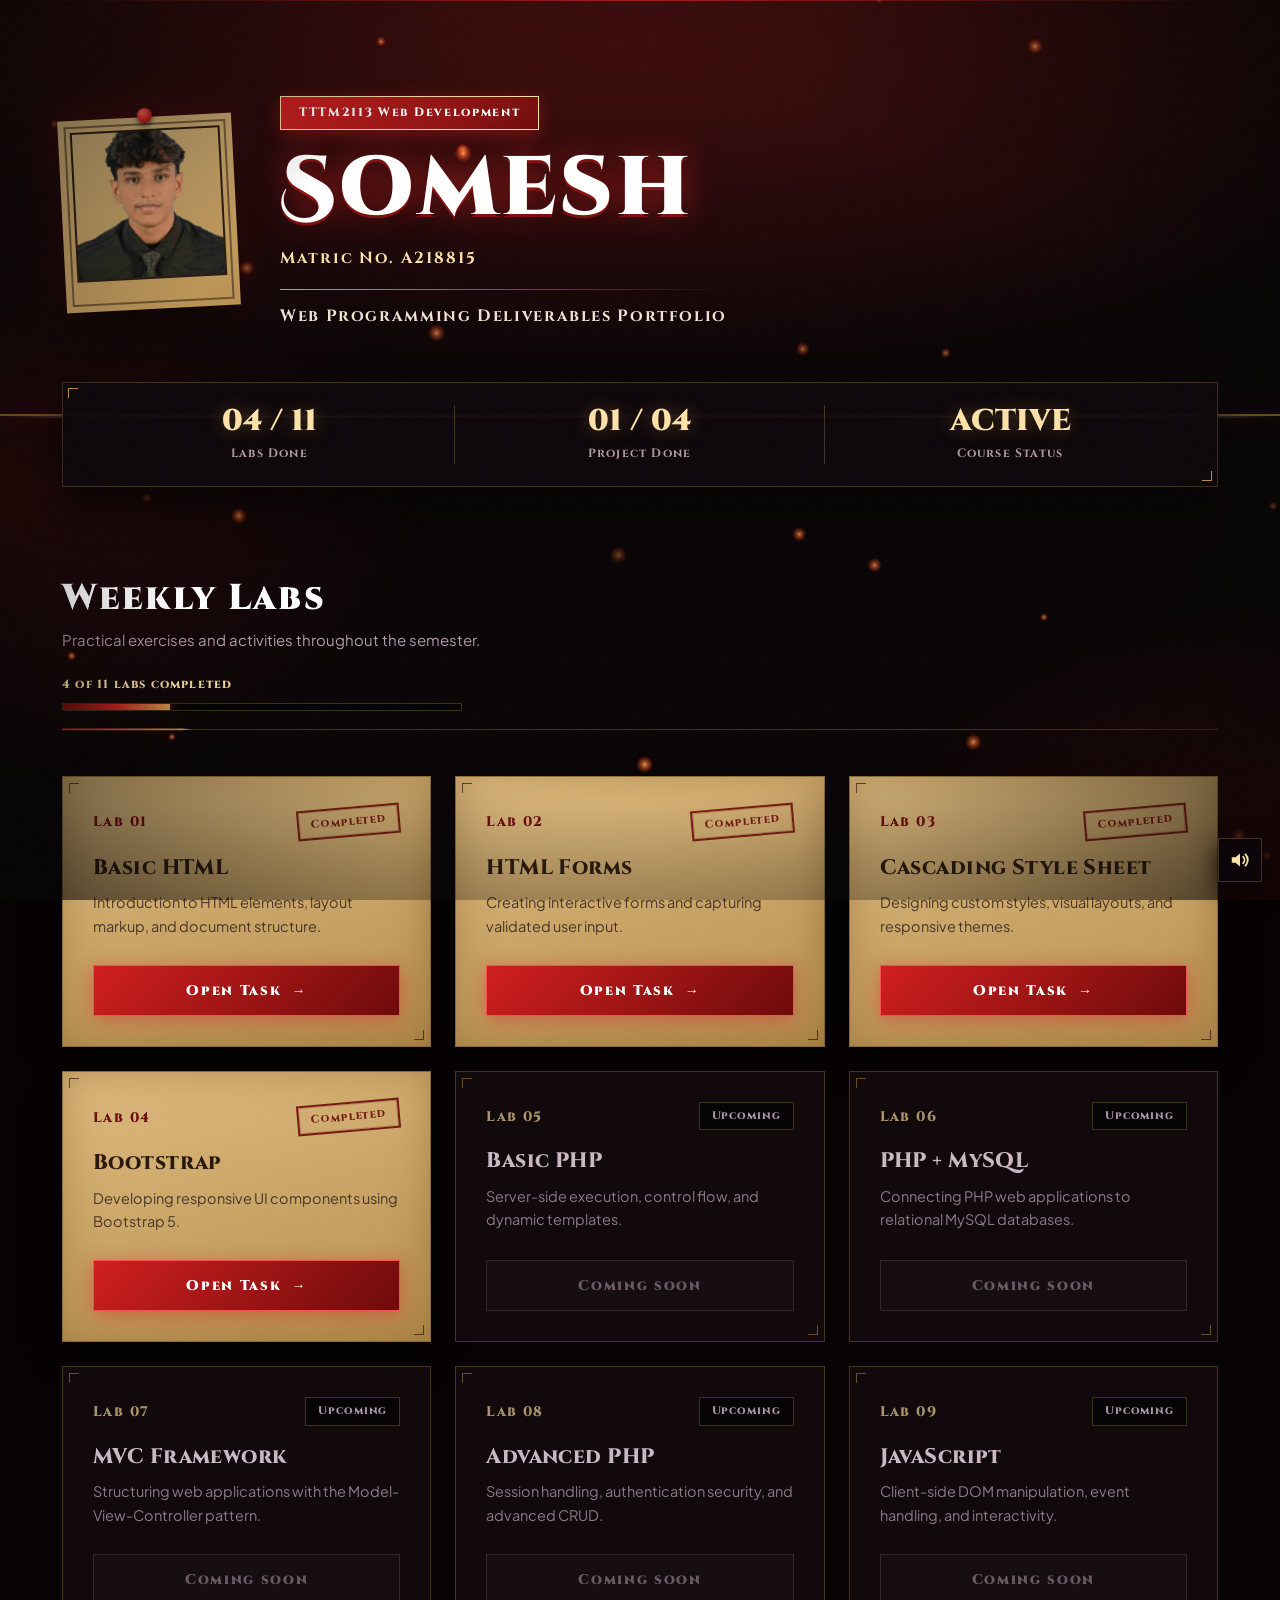
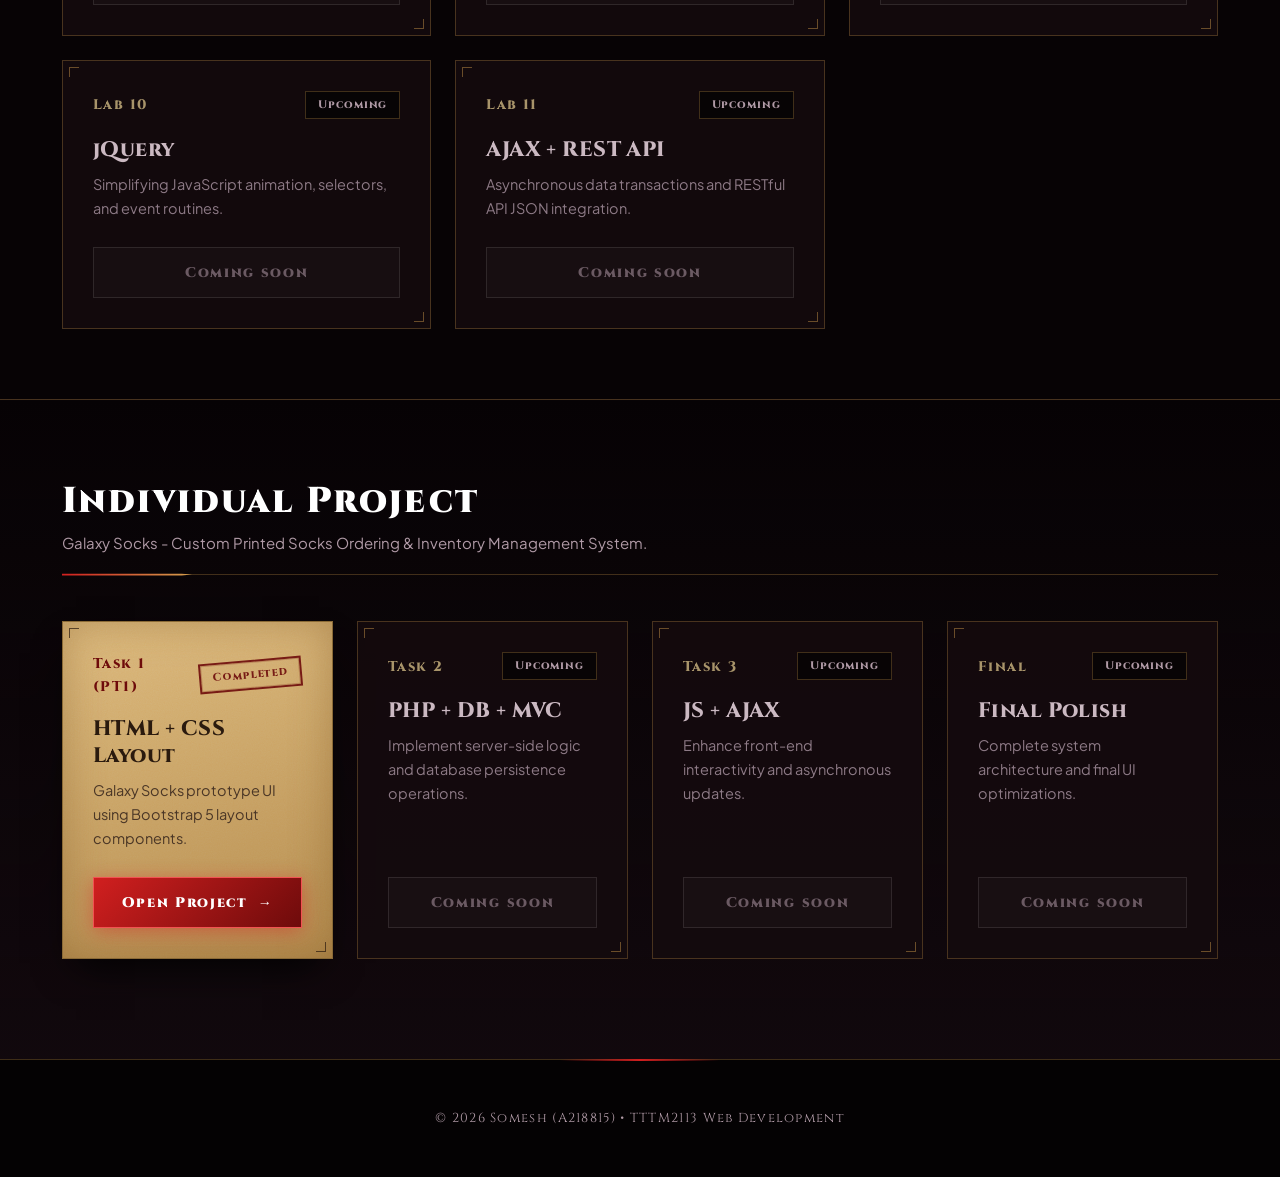
<file: index.html>
<!DOCTYPE html>
<html lang="en">
<head>
  <meta charset="UTF-8">
  <meta name="viewport" content="width=device-width, initial-scale=1">
  <meta name="theme-color" content="#070305">
  <title>Somesh | Web Development</title>

  <link href="https://cdn.jsdelivr.net/npm/bootstrap@5.3.0/dist/css/bootstrap.min.css" rel="stylesheet">
  <link rel="preconnect" href="https://fonts.googleapis.com">
  <link rel="preconnect" href="https://fonts.gstatic.com" crossorigin>
  <link href="https://fonts.googleapis.com/css2?family=Cinzel+Decorative:wght@700;900&family=Cinzel:wght@700;800;900&family=Plus+Jakarta+Sans:wght@400;500;600;700&display=swap" rel="stylesheet">

  <style>
:root{
  --bg:#070305;--red:#d11f1f;--red-d:#6e0b0b;--glow:rgba(209,31,31,.45);
  --gold-l:#fce1a9;--gold:#d49f4c;--gold-d:#825b21;
  --paper:#e8d5b0;--paper-d:#c9ae7c;--ink:#2a1a0e;
  --text:#f0e2d3;--muted:#b09aa6;--line:rgba(212,159,76,.28);
  --f-title:"Cinzel Decorative",serif;--f-head:"Cinzel",Georgia,serif;--f-body:"Plus Jakarta Sans",system-ui,sans-serif;
  --grain:url("data:image/svg+xml;utf8,<svg xmlns='http://www.w3.org/2000/svg' width='160' height='160'><filter id='n'><feTurbulence type='fractalNoise' baseFrequency='.85' numOctaves='2' stitchTiles='stitch'/><feColorMatrix values='0 0 0 0 1 0 0 0 0 .85 0 0 0 0 .6 0 0 0 .55 0'/></filter><rect width='100%' height='100%' filter='url(%23n)'/></svg>");
  --grain-lite:url("data:image/svg+xml;utf8,<svg xmlns='http://www.w3.org/2000/svg' width='160' height='160'><filter id='n'><feTurbulence type='fractalNoise' baseFrequency='.85' numOctaves='2' stitchTiles='stitch'/><feColorMatrix values='0 0 0 0 1 0 0 0 0 .85 0 0 0 0 .6 0 0 0 .04 0'/></filter><rect width='100%' height='100%' filter='url(%23n)'/></svg>");
}
*{box-sizing:border-box}
html{scroll-behavior:smooth}
body{margin:0;color:var(--text);font-family:var(--f-body);line-height:1.65;min-height:100vh;overflow-x:hidden;background-color:var(--bg)}
body::before{content:"";position:fixed;inset:0;z-index:-1;pointer-events:none;transform:translateZ(0);
  background-image:radial-gradient(ellipse 110% 720px at 50% -160px,rgba(209,31,31,.45),transparent 75%),radial-gradient(ellipse 620px 420px at 100% 100%,rgba(110,11,11,.38),transparent 70%),radial-gradient(ellipse 620px 420px at 0 55%,rgba(110,11,11,.26),transparent 70%)}
body::after{content:"";position:fixed;inset:0;z-index:49;pointer-events:none;transform:translateZ(0);
  background:var(--grain-lite),radial-gradient(ellipse at center,transparent 55%,rgba(0,0,0,.65))}
#embers{position:fixed;inset:0;width:100%;height:100%;pointer-events:none;z-index:1;transform:translateZ(0)}
.container{max-width:1180px}
::selection{background:var(--red);color:#fff}
::-webkit-scrollbar{width:11px}
::-webkit-scrollbar-track{background:#0b0508}
::-webkit-scrollbar-thumb{background:linear-gradient(var(--red),var(--red-d));border:2px solid #0b0508}

.hero{position:relative;padding:96px 0 84px;border-bottom:2px solid var(--gold-d)}
.hero::before{content:"";position:absolute;top:0;left:0;right:0;height:1px;background:linear-gradient(90deg,transparent,var(--red),transparent)}
.hero::after{content:"";position:absolute;bottom:-4px;left:0;right:0;height:2px;background:linear-gradient(90deg,transparent,var(--gold-l),var(--red),var(--gold-l),transparent);box-shadow:0 0 18px var(--glow)}
.hero-inner{display:flex;align-items:center;justify-content:flex-start;position:relative;z-index:2}
.hero-left{display:flex;align-items:center;gap:44px}
.avatar-frame{position:relative;flex-shrink:0;padding:12px 12px 30px;background:var(--paper) var(--grain);background-image:var(--grain),linear-gradient(160deg,#f1e1bf,var(--paper-d));background-blend-mode:multiply;box-shadow:0 22px 45px rgba(0,0,0,.9),0 0 40px rgba(209,31,31,.3);transform:rotate(-3deg);transition:transform .5s cubic-bezier(.16,1,.3,1)}
.avatar-frame::before{content:"";position:absolute;top:-9px;left:50%;width:15px;height:15px;margin-left:-7px;border-radius:50%;background:radial-gradient(circle at 35% 30%,#ff6a5a,var(--red) 55%,var(--red-d));box-shadow:0 3px 5px rgba(0,0,0,.6);z-index:3}
.avatar-frame::after{content:"";position:absolute;inset:6px;border:2px solid var(--ink);opacity:.55;pointer-events:none}
.avatar-frame:hover{transform:rotate(0) scale(1.03)}
.avatar-img{width:150px;height:150px;object-fit:cover;display:block;border:2px solid var(--ink)}

.hero-badge{display:inline-flex;padding:6px 18px;background:linear-gradient(135deg,var(--red),var(--red-d));color:#fff;font-family:var(--f-head);font-size:12px;font-weight:800;letter-spacing:.14em;border:1px solid var(--gold-l);box-shadow:0 4px 18px var(--glow);margin-bottom:18px}
.hero h1{margin:0;font-family:var(--f-title);font-size:clamp(3.2rem,7vw,5.2rem);font-weight:900;line-height:1;letter-spacing:.04em;color:#fff;text-shadow:0 0 30px rgba(209,31,31,.7),0 3px 0 var(--red-d),0 6px 14px rgba(0,0,0,.95)}
.student-id{margin:14px 0 0;color:var(--gold-l);font-family:var(--f-head);font-size:16px;font-weight:700;letter-spacing:.12em}
.hero-subtitle{display:inline-block;margin-top:18px;padding-top:14px;position:relative;font-family:var(--f-head);font-size:1.02rem;font-weight:700;letter-spacing:.1em}
.hero-subtitle::before{content:"";position:absolute;top:0;left:0;width:100%;height:1px;background:linear-gradient(90deg,var(--gold),transparent)}
@keyframes rise{from{opacity:0;transform:translateY(18px)}to{opacity:1;transform:none}}
.hero-text>*{animation:rise .8s cubic-bezier(.16,1,.3,1) both}
.hero-text>:nth-child(2){animation-delay:.08s}.hero-text>:nth-child(3){animation-delay:.16s}.hero-text>:nth-child(4){animation-delay:.24s}

.overview-bar{margin-top:-34px;position:relative;z-index:10;background:rgba(12,6,10,.97);border:1px solid var(--line);padding:22px 30px;box-shadow:0 18px 40px rgba(0,0,0,.85)}
.overview-bar::before,.overview-bar::after,.work-card::before,.work-card::after{content:"";position:absolute;width:10px;height:10px;border:1px solid var(--gold);pointer-events:none}
.overview-bar::before{top:5px;left:5px;border-right:0;border-bottom:0}
.overview-bar::after{bottom:5px;right:5px;border-left:0;border-top:0}
.overview-item{text-align:center;border-right:1px solid var(--line)}
.overview-item:last-child{border-right:0}
.overview-num{font-family:var(--f-head);font-size:30px;font-weight:900;color:var(--gold-l);line-height:1.1;text-shadow:0 0 18px rgba(212,159,76,.35);font-variant-numeric:tabular-nums}
.overview-label{font-family:var(--f-head);font-size:12px;font-weight:700;color:var(--muted);letter-spacing:.1em;margin-top:6px}

main,footer{position:relative;z-index:2}
.labs-section{padding:90px 0 70px}
.project-section{padding:80px 0 100px;background:linear-gradient(180deg,transparent,rgba(18,9,14,.95));border-top:1px solid var(--line)}
.section-heading{margin-bottom:46px;position:relative;padding-bottom:18px;border-bottom:1px solid var(--line)}
.section-heading::after{content:"";position:absolute;bottom:-5px;left:0;width:130px;height:9px;background:linear-gradient(90deg,var(--red),var(--gold));clip-path:polygon(0 40%,92% 40%,100% 50%,92% 60%,0 60%);box-shadow:0 0 10px var(--red)}
h2{margin:0 0 8px;font-family:var(--f-head);font-size:clamp(26px,4vw,36px);font-weight:900;letter-spacing:.06em;color:#fff}
.section-description{margin:0;color:var(--muted);font-size:15px;max-width:62ch}
.progress-wrap{max-width:400px;margin-top:22px}
.progress-text{margin:0 0 8px;font-size:12px;font-weight:800;color:var(--gold-l);letter-spacing:.1em;font-family:var(--f-head)}
.progress-track{height:8px;background:rgba(0,0,0,.85);border:1px solid var(--line);overflow:hidden}
.progress-fill{height:100%;background:linear-gradient(90deg,var(--red-d),var(--red),var(--gold));box-shadow:0 0 12px var(--red);transform-origin:left;animation:fill 1.4s .5s cubic-bezier(.16,1,.3,1) both}
@keyframes fill{from{transform:scaleX(0)}to{transform:scaleX(1)}}

.work-card{height:100%;display:flex;flex-direction:column;padding:30px;background:rgba(20,10,14,.9);border:1px solid var(--line);position:relative;transition:transform .35s cubic-bezier(.16,1,.3,1),box-shadow .35s,border-color .3s}
.work-card::before{top:6px;left:6px;border-right:0;border-bottom:0;opacity:.45}
.work-card::after{bottom:6px;right:6px;border-left:0;border-top:0;opacity:.45}
.card-header-meta{display:flex;justify-content:space-between;align-items:center;gap:10px;margin-bottom:18px}
.task-badge{color:#a8946a;font-family:var(--f-head);font-size:14px;font-weight:800;letter-spacing:.1em}
.status-pill{font-size:11px;font-weight:800;padding:4px 12px;background:rgba(0,0,0,.6);color:var(--muted);border:1px solid var(--line);letter-spacing:.08em;font-family:var(--f-head)}
.card-title{margin:0 0 10px;font-family:var(--f-head);font-size:21px;font-weight:800;line-height:1.25;color:#cbb9c2;letter-spacing:.02em}
.card-description{margin:0 0 26px;color:#8d7a86;font-size:14.5px;max-width:52ch}
.card-actions{margin-top:auto}

.work-card.is-open{background:var(--paper);background-image:var(--grain),linear-gradient(165deg,#f3e4c3,var(--paper-d));background-blend-mode:multiply;border:1px solid #8a6a36;box-shadow:0 18px 38px -14px rgba(0,0,0,.95),inset 0 0 40px rgba(110,70,20,.35)}
.is-open::before,.is-open::after{border-color:var(--ink);opacity:.7}
.is-open .task-badge{color:var(--red-d)}
.is-open .card-title{color:var(--ink)}
.is-open .card-description{color:#4a3626}
.is-open .status-pill{background:transparent;color:var(--red-d);border:2px solid var(--red-d);transform:rotate(-5deg);box-shadow:inset 0 0 0 1px rgba(110,11,11,.25);opacity:.9}
.work-card.is-open:hover{transform:translateY(-8px) rotate(-.6deg);box-shadow:0 24px 50px -10px var(--glow),0 18px 38px -14px #000,inset 0 0 40px rgba(110,70,20,.35)}

.task-button{position:relative;overflow:hidden;display:inline-flex;align-items:center;justify-content:center;gap:10px;width:100%;padding:13px 20px;background:linear-gradient(135deg,var(--red),var(--red-d));border:1px solid #f25252;color:#fff;font-family:var(--f-head);font-size:14px;font-weight:900;text-decoration:none;letter-spacing:.12em;box-shadow:0 4px 20px var(--glow);transition:transform .25s,box-shadow .25s,border-color .25s,background .25s}
a.task-button::before{content:"";position:absolute;top:0;left:-70%;width:45%;height:100%;background:linear-gradient(100deg,transparent,rgba(255,235,190,.4),transparent);transform:skewX(-20deg);transition:left .6s}
a.task-button::after{content:"\2192";transition:transform .25s}
a.task-button:hover{background:linear-gradient(135deg,#f03232,#a81919);border-color:var(--gold-l);color:#fff;transform:translateY(-2px);box-shadow:0 8px 28px rgba(209,31,31,.7)}
a.task-button:hover::before{left:130%}
a.task-button:hover::after{transform:translateX(4px)}
.task-button:disabled{background:rgba(255,255,255,.02);border-color:rgba(255,255,255,.1);color:#6b5a63;cursor:not-allowed;box-shadow:none}
a:focus-visible,button:focus-visible{outline:2px solid var(--gold-l);outline-offset:4px}

footer{padding:48px 20px;background:#040203;border-top:1px solid var(--line);color:var(--muted);font-size:13px;text-align:center;font-family:var(--f-head);letter-spacing:.1em}
footer::before{content:"";position:absolute;top:-1px;left:50%;width:160px;height:2px;margin-left:-80px;background:linear-gradient(90deg,transparent,var(--red),transparent)}
footer p{margin:0}

.js .reveal{opacity:0;transform:translateY(26px);transition:opacity .7s ease,transform .7s cubic-bezier(.16,1,.3,1)}
.js .reveal.in{opacity:1;transform:none}

.sfx-toggle{position:fixed;right:18px;bottom:18px;z-index:60;width:44px;height:44px;display:grid;place-items:center;padding:0;cursor:pointer;color:var(--gold-l);background:rgba(12,6,10,.92);border:1px solid var(--line);box-shadow:0 8px 22px rgba(0,0,0,.8);transition:border-color .25s,color .25s,transform .25s}
.sfx-toggle:hover{border-color:var(--red);color:#fff;transform:translateY(-2px)}
.sfx-toggle .slash{display:none}
.sfx-toggle[aria-pressed="false"]{color:var(--muted)}
.sfx-toggle[aria-pressed="false"] .waves{display:none}
.sfx-toggle[aria-pressed="false"] .slash{display:block}

@media(max-width:991px){.hero-inner{justify-content:center;text-align:center}.hero-left{flex-direction:column;gap:34px}.hero-subtitle::before{background:linear-gradient(90deg,transparent,var(--gold),transparent)}}
@media(max-width:767px){.overview-item{border-right:0;border-bottom:1px solid var(--line);padding-bottom:12px;margin-bottom:4px}.overview-item:last-child{border-bottom:0;padding-bottom:0;margin-bottom:0}}
@media(max-width:575px){.hero{padding:56px 0 52px}.avatar-img{width:120px;height:120px}.overview-bar{padding:18px 16px}.overview-num{font-size:24px}.work-card{padding:24px}}
@media(prefers-reduced-motion:reduce){*,*::before,*::after{animation:none!important;transition:none!important}html{scroll-behavior:auto}.js .reveal{opacity:1;transform:none}#embers{display:none}}
  </style>
</head>

<body>
  <canvas id="embers" aria-hidden="true"></canvas>

  <button type="button" id="sfx" class="sfx-toggle" aria-pressed="true" aria-label="Sound effects on">
    <svg width="22" height="22" viewBox="0 0 24 24" aria-hidden="true">
      <path d="M3 9v6h4l5 4V5L7 9H3z" fill="currentColor"/>
      <path class="waves" d="M15.5 8.5a5 5 0 0 1 0 7M18 6a8.5 8.5 0 0 1 0 12" fill="none" stroke="currentColor" stroke-width="2" stroke-linecap="round"/>
      <path class="slash" d="M16 9l5 6M21 9l-5 6" fill="none" stroke="currentColor" stroke-width="2" stroke-linecap="round"/>
    </svg>
  </button>

  <header class="hero">
    <div class="container hero-inner">
      <div class="hero-left">
        <div class="avatar-frame">
          <img src="s.png" alt="Profile photo of Somesh" class="avatar-img">
        </div>
        <div class="hero-text">
          <span class="hero-badge">TTTM2113 Web Development</span>
          <h1>Somesh</h1>
          <p class="student-id">Matric No. A218815</p>
          <div class="hero-subtitle"><span>Web Programming Deliverables Portfolio</span></div>
        </div>
      </div>
    </div>
  </header>

  <main>
    <div class="container">
      <div class="overview-bar">
        <div class="row g-3">
          <div class="col-12 col-md-4 overview-item"><div class="overview-num">04 / 11</div><div class="overview-label">Labs Done</div></div>
          <div class="col-12 col-md-4 overview-item"><div class="overview-num">01 / 04</div><div class="overview-label">Project Done</div></div>
          <div class="col-12 col-md-4 overview-item"><div class="overview-num">ACTIVE</div><div class="overview-label">Course Status</div></div>
        </div>
      </div>
    </div>

    <section class="labs-section" aria-labelledby="labs-title">
      <div class="container">
        <div class="section-heading">
          <h2 id="labs-title">Weekly Labs</h2>
          <p class="section-description">Practical exercises and activities throughout the semester.</p>
          <div class="progress-wrap">
            <p class="progress-text">4 of 11 labs completed</p>
            <div class="progress-track"><div class="progress-fill" style="width: 27%"></div></div>
          </div>
        </div>
        <div class="row g-4">
          <div class="col-md-6 col-lg-4 reveal"><article class="work-card is-open"><div class="card-header-meta"><span class="task-badge">Lab 01</span><span class="status-pill">Completed</span></div><h3 class="card-title">Basic HTML</h3><p class="card-description">Introduction to HTML elements, layout markup, and document structure.</p><div class="card-actions"><a href="lab-1/index.html" class="task-button" target="_blank" rel="noopener noreferrer"><span>Open Task</span></a></div></article></div>
          <div class="col-md-6 col-lg-4 reveal"><article class="work-card is-open"><div class="card-header-meta"><span class="task-badge">Lab 02</span><span class="status-pill">Completed</span></div><h3 class="card-title">HTML Forms</h3><p class="card-description">Creating interactive forms and capturing validated user input.</p><div class="card-actions"><a href="lab-2/index.html" class="task-button" target="_blank" rel="noopener noreferrer"><span>Open Task</span></a></div></article></div>
          <div class="col-md-6 col-lg-4 reveal"><article class="work-card is-open"><div class="card-header-meta"><span class="task-badge">Lab 03</span><span class="status-pill">Completed</span></div><h3 class="card-title">Cascading Style Sheet</h3><p class="card-description">Designing custom styles, visual layouts, and responsive themes.</p><div class="card-actions"><a href="lab-3/index.html" class="task-button" target="_blank" rel="noopener noreferrer"><span>Open Task</span></a></div></article></div>
          <div class="col-md-6 col-lg-4 reveal"><article class="work-card is-open"><div class="card-header-meta"><span class="task-badge">Lab 04</span><span class="status-pill">Completed</span></div><h3 class="card-title">Bootstrap</h3><p class="card-description">Developing responsive UI components using Bootstrap 5.</p><div class="card-actions"><a href="lab-4/cv.html" class="task-button" target="_blank" rel="noopener noreferrer"><span>Open Task</span></a></div></article></div>
          <div class="col-md-6 col-lg-4 reveal"><article class="work-card"><div class="card-header-meta"><span class="task-badge">Lab 05</span><span class="status-pill">Upcoming</span></div><h3 class="card-title">Basic PHP</h3><p class="card-description">Server-side execution, control flow, and dynamic templates.</p><div class="card-actions"><button type="button" class="task-button" disabled>Coming soon</button></div></article></div>
          <div class="col-md-6 col-lg-4 reveal"><article class="work-card"><div class="card-header-meta"><span class="task-badge">Lab 06</span><span class="status-pill">Upcoming</span></div><h3 class="card-title">PHP + MySQL</h3><p class="card-description">Connecting PHP web applications to relational MySQL databases.</p><div class="card-actions"><button type="button" class="task-button" disabled>Coming soon</button></div></article></div>
          <div class="col-md-6 col-lg-4 reveal"><article class="work-card"><div class="card-header-meta"><span class="task-badge">Lab 07</span><span class="status-pill">Upcoming</span></div><h3 class="card-title">MVC Framework</h3><p class="card-description">Structuring web applications with the Model-View-Controller pattern.</p><div class="card-actions"><button type="button" class="task-button" disabled>Coming soon</button></div></article></div>
          <div class="col-md-6 col-lg-4 reveal"><article class="work-card"><div class="card-header-meta"><span class="task-badge">Lab 08</span><span class="status-pill">Upcoming</span></div><h3 class="card-title">Advanced PHP</h3><p class="card-description">Session handling, authentication security, and advanced CRUD.</p><div class="card-actions"><button type="button" class="task-button" disabled>Coming soon</button></div></article></div>
          <div class="col-md-6 col-lg-4 reveal"><article class="work-card"><div class="card-header-meta"><span class="task-badge">Lab 09</span><span class="status-pill">Upcoming</span></div><h3 class="card-title">JavaScript</h3><p class="card-description">Client-side DOM manipulation, event handling, and interactivity.</p><div class="card-actions"><button type="button" class="task-button" disabled>Coming soon</button></div></article></div>
          <div class="col-md-6 col-lg-4 reveal"><article class="work-card"><div class="card-header-meta"><span class="task-badge">Lab 10</span><span class="status-pill">Upcoming</span></div><h3 class="card-title">jQuery</h3><p class="card-description">Simplifying JavaScript animation, selectors, and event routines.</p><div class="card-actions"><button type="button" class="task-button" disabled>Coming soon</button></div></article></div>
          <div class="col-md-6 col-lg-4 reveal"><article class="work-card"><div class="card-header-meta"><span class="task-badge">Lab 11</span><span class="status-pill">Upcoming</span></div><h3 class="card-title">AJAX + REST API</h3><p class="card-description">Asynchronous data transactions and RESTful API JSON integration.</p><div class="card-actions"><button type="button" class="task-button" disabled>Coming soon</button></div></article></div>
        </div>
      </div>
    </section>

    <section class="project-section" aria-labelledby="project-title">
      <div class="container">
        <div class="section-heading">
          <h2 id="project-title">Individual Project</h2>
          <p class="section-description">Galaxy Socks - Custom Printed Socks Ordering &amp; Inventory Management System.</p>
        </div>
        <div class="row g-4">
          <div class="col-md-6 col-xl-3 reveal"><article class="work-card is-open"><div class="card-header-meta"><span class="task-badge">Task 1 (PT1)</span><span class="status-pill">Completed</span></div><h3 class="card-title">HTML + CSS Layout</h3><p class="card-description">Galaxy Socks prototype UI using Bootstrap 5 layout components.</p><div class="card-actions"><a href="pt1/home.php" class="task-button" target="_blank" rel="noopener noreferrer"><span>Open Project</span></a></div></article></div>
          <div class="col-md-6 col-xl-3 reveal"><article class="work-card"><div class="card-header-meta"><span class="task-badge">Task 2</span><span class="status-pill">Upcoming</span></div><h3 class="card-title">PHP + DB + MVC</h3><p class="card-description">Implement server-side logic and database persistence operations.</p><div class="card-actions"><button type="button" class="task-button" disabled>Coming soon</button></div></article></div>
          <div class="col-md-6 col-xl-3 reveal"><article class="work-card"><div class="card-header-meta"><span class="task-badge">Task 3</span><span class="status-pill">Upcoming</span></div><h3 class="card-title">JS + AJAX</h3><p class="card-description">Enhance front-end interactivity and asynchronous updates.</p><div class="card-actions"><button type="button" class="task-button" disabled>Coming soon</button></div></article></div>
          <div class="col-md-6 col-xl-3 reveal"><article class="work-card"><div class="card-header-meta"><span class="task-badge">Final</span><span class="status-pill">Upcoming</span></div><h3 class="card-title">Final Polish</h3><p class="card-description">Complete system architecture and final UI optimizations.</p><div class="card-actions"><button type="button" class="task-button" disabled>Coming soon</button></div></article></div>
        </div>
      </div>
    </section>
  </main>

  <footer>
    <p>&copy; 2026 Somesh (A218815) &bull; TTTM2113 Web Development</p>
  </footer>

  <script>
  (function () {
    var still = window.matchMedia('(prefers-reduced-motion: reduce)').matches;
    document.documentElement.classList.add('js');

    var items = document.querySelectorAll('.reveal');
    if (still || !('IntersectionObserver' in window)) {
      items.forEach(function (el) { el.classList.add('in'); });
    } else {
      var io = new IntersectionObserver(function (entries) {
        entries.forEach(function (e) {
          if (!e.isIntersecting) return;
          var i = Array.prototype.indexOf.call(e.target.parentNode.children, e.target) % 3;
          e.target.style.transitionDelay = (i * 80) + 'ms';
          e.target.classList.add('in');
          io.unobserve(e.target);
        });
      }, { threshold: 0, rootMargin: '0px 0px 80px 0px' });
      items.forEach(function (el) { io.observe(el); });
    }
    if (still) return;

    document.querySelectorAll('.overview-num').forEach(function (el) {
      var final = el.textContent;
      if (!/\d/.test(final)) return;
      var t0 = null;
      function step(t) {
        t0 = t0 || t;
        var p = Math.min((t - t0) / 1400, 1), e = 1 - Math.pow(1 - p, 3);
        el.textContent = final.replace(/\d[\d,]*/g, function (m) {
          var n = parseInt(m.replace(/,/g, ''), 10), v = Math.round(n * e);
          return m.indexOf(',') > -1 ? v.toLocaleString('en-US')
               : (m.charAt(0) === '0' ? String(v).padStart(m.length, '0') : String(v));
        });
        if (p < 1) requestAnimationFrame(step); else el.textContent = final;
      }
      requestAnimationFrame(step);
    });

    var c = document.getElementById('embers'), x = c.getContext('2d');
    var W = c.width = innerWidth, H = c.height = innerHeight, dots = [];
    var sprite = document.createElement('canvas'); sprite.width = sprite.height = 24;
    var sx = sprite.getContext('2d'), gr = sx.createRadialGradient(12, 12, 0, 12, 12, 12);
    gr.addColorStop(0, 'rgba(255,210,130,1)');
    gr.addColorStop(.35, 'rgba(255,110,50,.75)');
    gr.addColorStop(1, 'rgba(255,60,20,0)');
    sx.fillStyle = gr; sx.fillRect(0, 0, 24, 24);

    addEventListener('resize', function () {
      if (innerWidth !== W) { W = c.width = innerWidth; H = c.height = innerHeight; }
    });
    function dot(init) {
      return { x: Math.random() * W, y: init ? Math.random() * H : H + 10,
               r: Math.random() * 5 + 4, v: Math.random() * .5 + .25,
               s: Math.random() * 1.2 - .6, a: Math.random() * .6 + .3 };
    }
    for (var i = 0; i < 30; i++) dots.push(dot(true));
    var last = 0;
    function draw(t) {
      requestAnimationFrame(draw);
      if (t - last < 32) return;
      last = t;
      x.clearRect(0, 0, W, H);
      for (var i = 0; i < dots.length; i++) {
        var d = dots[i];
        d.y -= d.v; d.x += Math.sin(d.y / 40) * .35 + d.s * .1; d.a -= .0009;
        if (d.y < -10 || d.a <= 0) { dots[i] = dot(false); continue; }
        x.globalAlpha = d.a;
        x.drawImage(sprite, d.x - d.r, d.y - d.r, d.r * 2, d.r * 2);
      }
      x.globalAlpha = 1;
    }
    requestAnimationFrame(draw);
  })();
  </script>

  <script>
  (function () {
    var AC = window.AudioContext || window.webkitAudioContext;
    var toggle = document.getElementById('sfx');
    if (!AC) { toggle.hidden = true; return; }

    var ctx, master, muted = false;
    try { muted = localStorage.getItem('sfx') === 'off'; } catch (e) {}
    paint();

    function paint() {
      toggle.setAttribute('aria-pressed', muted ? 'false' : 'true');
      toggle.setAttribute('aria-label', muted ? 'Sound effects off' : 'Sound effects on');
    }
    function init() {
      if (!ctx) {
        ctx = new AC();
        master = ctx.createGain();
        master.gain.value = 0.5;
        master.connect(ctx.destination);
      }
      if (ctx.state === 'suspended') ctx.resume();
    }
    function env(g, t, peak, dur) {
      g.gain.setValueAtTime(0.0001, t);
      g.gain.exponentialRampToValueAtTime(peak, t + 0.004);
      g.gain.exponentialRampToValueAtTime(0.0001, t + dur);
    }
    function tone(type, f0, f1, dur, peak) {
      var t = ctx.currentTime, o = ctx.createOscillator(), g = ctx.createGain();
      o.type = type;
      o.frequency.setValueAtTime(f0, t);
      o.frequency.exponentialRampToValueAtTime(f1, t + dur);
      env(g, t, peak, dur);
      o.connect(g).connect(master);
      o.start(t); o.stop(t + dur + 0.02);
    }
    function noise(dur, peak, freq, q) {
      var t = ctx.currentTime, n = Math.floor(ctx.sampleRate * dur);
      var b = ctx.createBuffer(1, n, ctx.sampleRate), d = b.getChannelData(0);
      for (var i = 0; i < n; i++) d[i] = Math.random() * 2 - 1;
      var s = ctx.createBufferSource(), f = ctx.createBiquadFilter(), g = ctx.createGain();
      s.buffer = b; f.type = 'bandpass'; f.frequency.value = freq; f.Q.value = q;
      env(g, t, peak, dur);
      s.connect(f).connect(g).connect(master);
      s.start(t);
    }

    var sounds = {
      hover: function () { tone('triangle', 620, 380, 0.06, 0.10); noise(0.04, 0.06, 2500, 1.2); },
      click: function () { tone('sine', 170, 55, 0.22, 0.55); tone('triangle', 900, 420, 0.05, 0.18); noise(0.06, 0.18, 1800, 0.9); },
      deny:  function () { tone('sine', 120, 80, 0.14, 0.22); }
    };
    function play(name) {
      if (muted) return;
      init();
      sounds[name]();
    }

    ['pointerdown', 'keydown', 'touchstart'].forEach(function (ev) {
      addEventListener(ev, init, { once: true, passive: true });
    });

    document.querySelectorAll('.task-button').forEach(function (btn) {
      var locked = btn.disabled;
      btn.addEventListener('pointerenter', function (e) {
        if (e.pointerType === 'mouse') play(locked ? 'deny' : 'hover');
      });
      btn.addEventListener('focus', function () {
        if (btn.matches(':focus-visible')) play(locked ? 'deny' : 'hover');
      });
      btn.addEventListener('click', function () { if (!locked) play('click'); });
    });

    toggle.addEventListener('click', function () {
      muted = !muted;
      try { localStorage.setItem('sfx', muted ? 'off' : 'on'); } catch (e) {}
      paint();
      if (!muted) play('click');
    });
  })();
  </script>
</body>
</html>
</file>
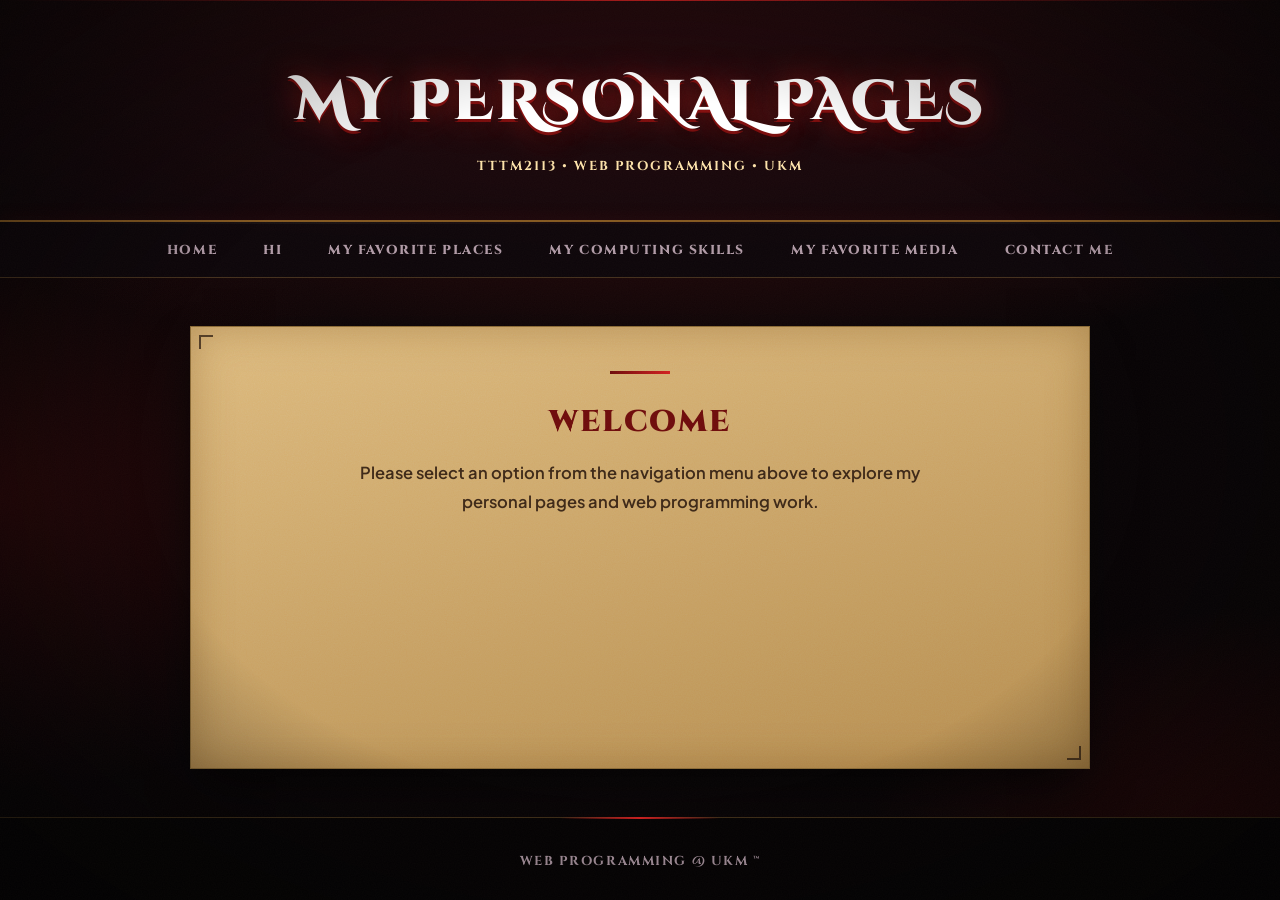
<file: lab-1/index.html>
<!--
Matric Number: A218815
Name: SOMESH A/L MURUGESEN
-->
<!DOCTYPE html>
<html lang="en">
<head>
  <meta charset="UTF-8">
  <meta name="viewport" content="width=device-width, initial-scale=1.0">
  <meta name="theme-color" content="#070305">
  <title>My Personal Pages | Lab 01</title>

  <link rel="preconnect" href="https://fonts.googleapis.com">
  <link rel="preconnect" href="https://fonts.gstatic.com" crossorigin>
  <link href="https://fonts.googleapis.com/css2?family=Cinzel+Decorative:wght@700;900&family=Cinzel:wght@700;800;900&family=Plus+Jakarta+Sans:wght@400;500;600;700&display=swap" rel="stylesheet">

  <style>
    :root {
      --bg: #070305;
      --red: #d11f1f;
      --red-d: #6e0b0b;
      --glow: rgba(209,31,31,.45);
      --gold-l: #fce1a9;
      --gold: #d49f4c;
      --gold-d: #825b21;
      --paper: #e8d5b0;
      --paper-d: #c9ae7c;
      --ink: #2a1a0e;
      --text: #f0e2d3;
      --muted: #b09aa6;
      --line: rgba(212,159,76,.28);
      
      --heading-font: "Cinzel Decorative", "Cinzel", Georgia, serif;
      --body-font: "Plus Jakarta Sans", system-ui, sans-serif;
      --grain: url("data:image/svg+xml;utf8,<svg xmlns='http://www.w3.org/2000/svg' width='160' height='160'><filter id='n'><feTurbulence type='fractalNoise' baseFrequency='.85' numOctaves='2' stitchTiles='stitch'/><feColorMatrix values='0 0 0 0 1 0 0 0 0 .85 0 0 0 0 .6 0 0 0 .55 0'/></filter><rect width='100%' height='100%' filter='url(%23n)'/></svg>");
    }

    * {
      box-sizing: border-box;
      margin: 0;
      padding: 0;
    }

    body {
      font-family: var(--body-font);
      background-color: var(--bg);
      background-image:
        radial-gradient(ellipse 110% 720px at 50% -160px, rgba(209,31,31,.45), transparent 75%),
        radial-gradient(ellipse 620px 420px at 100% 100%, rgba(110,11,11,.38), transparent 70%),
        radial-gradient(ellipse 620px 420px at 0 55%, rgba(110,11,11,.26), transparent 70%);
      background-attachment: fixed;
      color: var(--text);
      line-height: 1.65;
      min-height: 100vh;
      display: flex;
      flex-direction: column;
      overflow-x: hidden;
    }

    body::before {
      content: "";
      position: fixed;
      inset: 0;
      background: var(--grain);
      opacity: .05;
      mix-blend-mode: screen;
      pointer-events: none;
      z-index: 50;
    }

    body::after {
      content: "";
      position: fixed;
      inset: 0;
      background: radial-gradient(ellipse at center, transparent 55%, rgba(0,0,0,.65));
      pointer-events: none;
      z-index: 49;
    }

    ::selection {
      background: var(--red);
      color: #fff;
    }

    /* HEADER */
    #header {
      position: relative;
      z-index: 2;
      padding: 56px 20px 42px;
      text-align: center;
      border-bottom: 2px solid var(--gold-d);
      background: rgba(12, 6, 10, 0.6);
    }

    #header::before {
      content: "";
      position: absolute;
      top: 0; left: 0; right: 0; height: 1px;
      background: linear-gradient(90deg, transparent, var(--red), transparent);
    }

    #header::after {
      content: "";
      position: absolute;
      bottom: -4px; left: 0; right: 0; height: 2px;
      background: linear-gradient(90deg, transparent, var(--gold-l), var(--red), var(--gold-l), transparent);
      box-shadow: 0 0 18px var(--glow);
    }

    #title {
      font-family: var(--heading-font);
      font-size: clamp(2.2rem, 5vw, 3.5rem);
      font-weight: 900;
      letter-spacing: .04em;
      color: #ffffff;
      margin-bottom: 8px;
      text-transform: uppercase;
      text-shadow: 0 0 30px rgba(209,31,31,.7), 0 3px 0 var(--red-d), 0 6px 14px rgba(0,0,0,.95);
    }

    #subtitle {
      font-family: "Cinzel", Georgia, serif;
      font-size: 13px;
      color: var(--gold-l);
      font-weight: 700;
      letter-spacing: .15em;
      text-transform: uppercase;
    }

    /* NAVIGATION MENU IFRAME */
    #menu {
      position: relative;
      z-index: 10;
      background-color: rgba(12, 6, 10, 0.95);
      border-bottom: 1px solid var(--line);
      padding: 0;
    }

    #iframe {
      display: block;
      width: 100%;
      height: 55px;
      border: none;
      background-color: transparent;
    }

    /* MAIN CONTENT AREA */
    #content {
      position: relative;
      z-index: 2;
      flex: 1;
      width: 92%;
      max-width: 900px;
      margin: 48px auto;
      padding: 44px 36px;
      background: var(--paper);
      background-image: var(--grain), linear-gradient(165deg, #f3e4c3, var(--paper-d));
      background-blend-mode: multiply;
      border: 1px solid #8a6a36;
      border-radius: 0;
      text-align: center;
      box-shadow: 0 22px 48px -12px rgba(0,0,0,.95), inset 0 0 40px rgba(110,70,20,.35);
      color: var(--ink);
    }

    #content::before, #content::after {
      content: "";
      position: absolute;
      width: 12px;
      height: 12px;
      border: 2px solid var(--ink);
      opacity: .75;
      pointer-events: none;
    }

    #content::before { top: 8px; left: 8px; border-right: 0; border-bottom: 0; }
    #content::after { bottom: 8px; right: 8px; border-left: 0; border-top: 0; }

    .content-line {
      width: 60px;
      height: 3px;
      background: linear-gradient(90deg, var(--red-d), var(--red));
      margin: 0 auto 24px;
    }

    #content h2 {
      font-family: "Cinzel", Georgia, serif;
      color: var(--red-d);
      font-size: 30px;
      font-weight: 900;
      letter-spacing: .06em;
      text-transform: uppercase;
      margin-bottom: 12px;
    }

    #content p {
      color: #3d2817;
      font-size: 16.5px;
      font-weight: 600;
      line-height: 1.75;
      max-width: 52ch;
      margin: 0 auto;
    }

    /* FOOTER */
    #footer {
      position: relative;
      z-index: 2;
      background-color: #040203;
      color: var(--muted);
      padding: 28px 20px;
      text-align: center;
      border-top: 1px solid var(--line);
    }

    #footer::before {
      content: "";
      position: absolute;
      top: -1px; left: 50%;
      width: 160px; height: 2px;
      margin-left: -80px;
      background: linear-gradient(90deg, transparent, var(--red), transparent);
    }

    #footnote {
      font-family: "Cinzel", Georgia, serif;
      font-size: 13px;
      font-weight: 700;
      letter-spacing: .12em;
      color: var(--muted);
      text-transform: uppercase;
    }

    /* PHONE LAYOUT */
    @media (max-width: 600px) {
      #header {
        padding: 38px 15px 28px;
      }

      #title {
        font-size: 2rem;
      }

      #subtitle {
        font-size: 11px;
      }

      #content {
        width: 90%;
        margin: 32px auto;
        padding: 32px 20px;
      }

      #content h2 {
        font-size: 24px;
      }

      #content p {
        font-size: 15px;
      }

      #iframe {
        height: 60px;
      }
    }
  </style>
</head>

<body>

  <!-- Header -->
  <div id="header">
    <h1 id="title">My Personal Pages</h1>
    <p id="subtitle">TTTM2113 &bull; Web Programming &bull; UKM</p>
  </div>

  <!-- Navigation Menu -->
  <div id="menu">
    <iframe
      id="iframe"
      src="menu.html"
      title="Navigation Menu"
      allowtransparency="true">
    </iframe>
  </div>

  <!-- Main Content -->
  <div id="content">
    <div class="content-line"></div>

    <h2>Welcome</h2>

    <p>
      Please select an option from the navigation menu above
      to explore my personal pages and web programming work.
    </p>
  </div>

  <!-- Footer -->
  <div id="footer">
    <span id="footnote">
      Web Programming &#64; UKM &trade;
    </span>
  </div>
<script>
  (function () {
    var AC = window.AudioContext || window.webkitAudioContext;
    if (!AC) return;

    var ctx, master, muted = false;
    try { muted = localStorage.getItem('sfx') === 'off'; } catch (e) {}

    function init() {
      if (!ctx) {
        ctx = new AC();
        master = ctx.createGain();
        master.gain.value = 0.5; // Overall volume
        master.connect(ctx.destination);
      }
      if (ctx.state === 'suspended') ctx.resume();
    }

    function env(g, t, peak, dur) {
      g.gain.setValueAtTime(0.0001, t);
      g.gain.exponentialRampToValueAtTime(peak, t + 0.004);
      g.gain.exponentialRampToValueAtTime(0.0001, t + dur);
    }

    function tone(type, f0, f1, dur, peak) {
      var t = ctx.currentTime, o = ctx.createOscillator(), g = ctx.createGain();
      o.type = type;
      o.frequency.setValueAtTime(f0, t);
      o.frequency.exponentialRampToValueAtTime(f1, t + dur);
      env(g, t, peak, dur);
      o.connect(g).connect(master);
      o.start(t); 
      o.stop(t + dur + 0.02);
    }

    function noise(dur, peak, freq, q) {
      var t = ctx.currentTime, n = Math.floor(ctx.sampleRate * dur);
      var b = ctx.createBuffer(1, n, ctx.sampleRate), d = b.getChannelData(0);
      for (var i = 0; i < n; i++) d[i] = Math.random() * 2 - 1;
      var s = ctx.createBufferSource(), f = ctx.createBiquadFilter(), g = ctx.createGain();
      s.buffer = b; f.type = 'bandpass'; f.frequency.value = freq; f.Q.value = q;
      env(g, t, peak, dur);
      s.connect(f).connect(g).connect(master);
      s.start(t);
    }

    var sounds = {
      hover: function () { tone('triangle', 620, 380, 0.06, 0.10); noise(0.04, 0.06, 2500, 1.2); },
      click: function () { tone('sine', 170, 55, 0.22, 0.55); tone('triangle', 900, 420, 0.05, 0.18); noise(0.06, 0.18, 1800, 0.9); }
    };

    function play(name) {
      if (muted) return;
      init();
      sounds[name]();
    }

    // Unlock Web Audio Context on first interaction
    ['pointerdown', 'keydown', 'touchstart'].forEach(function (ev) {
      addEventListener(ev, init, { once: true, passive: true });
    });

    // Attach sound handlers to links, buttons, and menu items
    document.addEventListener('DOMContentLoaded', function() {
      var elements = document.querySelectorAll('a, button, .skill-pill, .place-card, .media-card');
      elements.forEach(function (el) {
        el.addEventListener('pointerenter', function (e) {
          if (e.pointerType === 'mouse') play('hover');
        });
        el.addEventListener('click', function () {
          play('click');
        });
      });
    });
  })();
  </script>
</body>
</html>
</file>
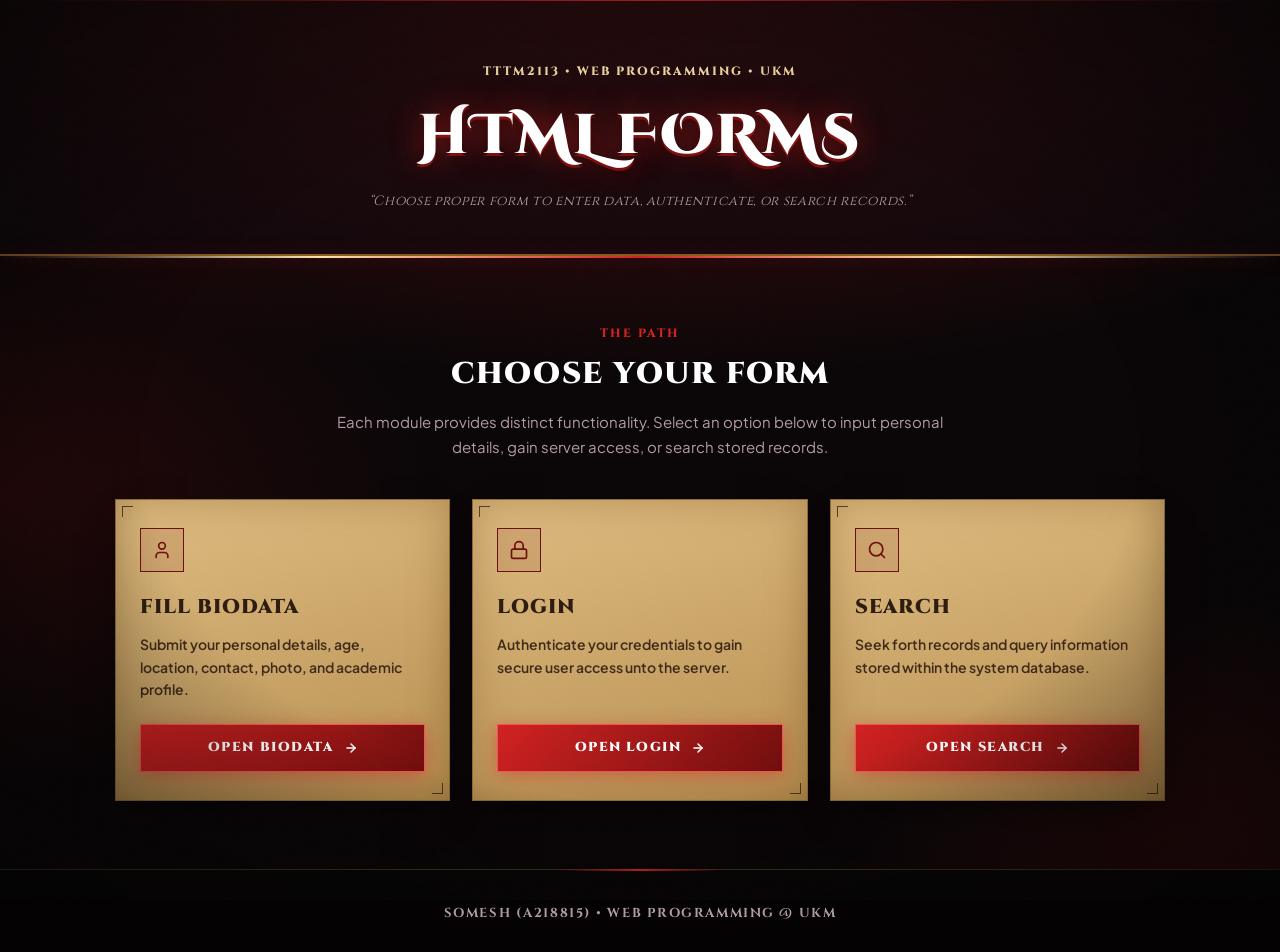
<file: lab-2/index.html>
<!DOCTYPE html>
<html lang="en">
<head>
  <meta charset="UTF-8">
  <meta name="viewport" content="width=device-width, initial-scale=1.0">
  <meta name="theme-color" content="#070305">
  <title>HTML Forms | Lab 02</title>

  <link rel="preconnect" href="https://fonts.googleapis.com">
  <link rel="preconnect" href="https://fonts.gstatic.com" crossorigin>
  <link href="https://fonts.googleapis.com/css2?family=Cinzel+Decorative:wght@700;900&family=Cinzel:wght@700;800;900&family=Plus+Jakarta+Sans:wght@400;500;600;700&display=swap" rel="stylesheet">

  <style>
    :root {
      --bg: #070305;
      --red: #d11f1f;
      --red-d: #6e0b0b;
      --glow: rgba(209,31,31,.45);
      --gold-l: #fce1a9;
      --gold: #d49f4c;
      --gold-d: #825b21;
      --paper: #e8d5b0;
      --paper-d: #c9ae7c;
      --ink: #2a1a0e;
      --text: #f0e2d3;
      --muted: #b09aa6;
      --line: rgba(212,159,76,.28);
      
      --heading-font: "Cinzel Decorative", "Cinzel", Georgia, serif;
      --body-font: "Plus Jakarta Sans", system-ui, sans-serif;
      --grain: url("data:image/svg+xml;utf8,<svg xmlns='http://www.w3.org/2000/svg' width='160' height='160'><filter id='n'><feTurbulence type='fractalNoise' baseFrequency='.85' numOctaves='2' stitchTiles='stitch'/><feColorMatrix values='0 0 0 0 1 0 0 0 0 .85 0 0 0 0 .6 0 0 0 .55 0'/></filter><rect width='100%' height='100%' filter='url(%23n)'/></svg>");
    }

    * {
      box-sizing: border-box;
      margin: 0;
      padding: 0;
    }

    body {
      font-family: var(--body-font);
      background-color: var(--bg);
      background-image:
        radial-gradient(ellipse 110% 720px at 50% -160px, rgba(209,31,31,.45), transparent 75%),
        radial-gradient(ellipse 620px 420px at 100% 100%, rgba(110,11,11,.38), transparent 70%),
        radial-gradient(ellipse 620px 420px at 0 55%, rgba(110,11,11,.26), transparent 70%);
      background-attachment: fixed;
      color: var(--text);
      line-height: 1.65;
      min-height: 100vh;
      display: flex;
      flex-direction: column;
      overflow-x: hidden;
    }

    body::before {
      content: "";
      position: fixed;
      inset: 0;
      background: var(--grain);
      opacity: .05;
      mix-blend-mode: screen;
      pointer-events: none;
      z-index: 50;
    }

    body::after {
      content: "";
      position: fixed;
      inset: 0;
      background: radial-gradient(ellipse at center, transparent 55%, rgba(0,0,0,.65));
      pointer-events: none;
      z-index: 49;
    }

    ::selection {
      background: var(--red);
      color: #fff;
    }

    /* HEADER */
    #header {
      position: relative;
      z-index: 2;
      padding: 56px 20px 42px;
      text-align: center;
      border-bottom: 2px solid var(--gold-d);
      background: rgba(12, 6, 10, 0.6);
    }

    #header::before {
      content: "";
      position: absolute;
      top: 0; left: 0; right: 0; height: 1px;
      background: linear-gradient(90deg, transparent, var(--red), transparent);
    }

    #header::after {
      content: "";
      position: absolute;
      bottom: -4px; left: 0; right: 0; height: 2px;
      background: linear-gradient(90deg, transparent, var(--gold-l), var(--red), var(--gold-l), transparent);
      box-shadow: 0 0 18px var(--glow);
    }

    .header-badge {
      font-family: "Cinzel", Georgia, serif;
      font-size: 12px;
      font-weight: 800;
      letter-spacing: 2px;
      text-transform: uppercase;
      color: var(--gold-l);
      margin-bottom: 8px;
      display: inline-block;
    }

    #title {
      font-family: var(--heading-font);
      font-size: clamp(2.2rem, 5.5vw, 3.5rem);
      font-weight: 900;
      letter-spacing: .04em;
      color: #ffffff;
      margin-bottom: 8px;
      text-transform: uppercase;
      text-shadow: 0 0 30px rgba(209,31,31,.7), 0 3px 0 var(--red-d), 0 6px 14px rgba(0,0,0,.95);
    }

    #subtitle {
      font-family: "Cinzel", Georgia, serif;
      font-size: 13.5px;
      color: var(--muted);
      font-style: italic;
      letter-spacing: .05em;
    }

    /* MAIN CONTAINER */
    #content {
      position: relative;
      z-index: 2;
      flex: 1;
      width: 92%;
      max-width: 1050px;
      margin: 48px auto;
      padding: 20px 0;
    }

    .section-intro {
      text-align: center;
      margin-bottom: 40px;
    }

    .intro-meta {
      font-family: "Cinzel", Georgia, serif;
      font-size: 12px;
      font-weight: 800;
      letter-spacing: 2px;
      text-transform: uppercase;
      color: var(--red);
      margin-bottom: 6px;
      display: block;
    }

    .section-intro h2 {
      font-family: "Cinzel", Georgia, serif;
      font-size: 30px;
      font-weight: 900;
      color: #ffffff;
      margin-bottom: 10px;
      text-transform: uppercase;
      letter-spacing: .05em;
    }

    .section-intro p {
      color: var(--muted);
      font-size: 15px;
      max-width: 58ch;
      margin: 0 auto;
    }

    /* 3-CARD GRID */
    .forms-grid {
      display: grid;
      grid-template-columns: repeat(3, 1fr);
      gap: 22px;
    }

    .form-card {
      background: var(--paper);
      background-image: var(--grain), linear-gradient(165deg, #f3e4c3, var(--paper-d));
      background-blend-mode: multiply;
      border: 1px solid #8a6a36;
      padding: 28px 24px;
      display: flex;
      flex-direction: column;
      position: relative;
      box-shadow: 0 18px 38px -14px rgba(0,0,0,.95), inset 0 0 40px rgba(110,70,20,.35);
      transition: transform .35s cubic-bezier(.16,1,.3,1), box-shadow .35s;
    }

    .form-card::before, .form-card::after {
      content: "";
      position: absolute;
      width: 10px;
      height: 10px;
      border: 1px solid var(--ink);
      opacity: .75;
      pointer-events: none;
    }
    .form-card::before { top: 6px; left: 6px; border-right: 0; border-bottom: 0; }
    .form-card::after { bottom: 6px; right: 6px; border-left: 0; border-top: 0; }

    .form-card:hover {
      transform: translateY(-6px) rotate(-0.5deg);
      box-shadow: 0 24px 50px -10px var(--glow), 0 18px 38px -14px #000;
    }

    .card-icon {
      width: 44px;
      height: 44px;
      background: rgba(110, 11, 11, 0.1);
      border: 1px solid var(--red-d);
      color: var(--red-d);
      display: flex;
      align-items: center;
      justify-content: center;
      margin-bottom: 18px;
    }

    .card-title {
      font-family: "Cinzel", Georgia, serif;
      font-size: 20px;
      font-weight: 900;
      color: var(--ink);
      text-transform: uppercase;
      letter-spacing: .05em;
      margin-bottom: 10px;
    }

    .card-desc {
      color: #3d2817;
      font-size: 14px;
      font-weight: 600;
      line-height: 1.6;
      margin-bottom: 24px;
    }

    .card-action {
      margin-top: auto;
    }

    .enter-btn {
      display: inline-flex;
      align-items: center;
      justify-content: center;
      gap: 10px;
      width: 100%;
      padding: 12px 18px;
      background: linear-gradient(135deg, var(--red), var(--red-d));
      border: 1px solid #f25252;
      color: #ffffff;
      font-family: "Cinzel", Georgia, serif;
      font-size: 13px;
      font-weight: 900;
      text-transform: uppercase;
      letter-spacing: .12em;
      text-decoration: none;
      box-shadow: 0 4px 18px var(--glow);
      transition: all 0.25s ease;
    }

    .enter-btn:hover {
      background: linear-gradient(135deg, #f03232, #a81919);
      border-color: var(--gold-l);
      color: #ffffff;
      transform: translateY(-2px);
      box-shadow: 0 8px 28px rgba(209, 31, 31, .7);
    }

    /* FOOTER */
    #footer {
      position: relative;
      z-index: 2;
      background-color: #040203;
      color: var(--muted);
      padding: 28px 20px;
      text-align: center;
      border-top: 1px solid var(--line);
    }

    #footer::before {
      content: "";
      position: absolute;
      top: -1px; left: 50%;
      width: 160px; height: 2px;
      margin-left: -80px;
      background: linear-gradient(90deg, transparent, var(--red), transparent);
    }

    #footnote {
      font-family: "Cinzel", Georgia, serif;
      font-size: 13px;
      font-weight: 700;
      letter-spacing: .12em;
      color: var(--muted);
      text-transform: uppercase;
    }

    /* RESPONSIVE */
    @media (max-width: 900px) {
      .forms-grid {
        grid-template-columns: 1fr;
        gap: 18px;
      }
    }

    @media (max-width: 600px) {
      #header { padding: 40px 15px 30px; }
      #content { width: 90%; margin: 32px auto; }
    }
  </style>
</head>

<body>

  <!-- Header -->
  <div id="header">
    <span class="header-badge">TTTM2113 &bull; Web Programming &bull; UKM</span>
    <h1 id="title">HTML Forms</h1>
    <p id="subtitle">&ldquo;Choose proper form to enter data, authenticate, or search records.&rdquo;</p>
  </div>

  <!-- Main Content -->
  <div id="content">
    
    <div class="section-intro">
      <span class="intro-meta">The Path</span>
      <h2>Choose Your Form</h2>
      <p>Each module provides distinct functionality. Select an option below to input personal details, gain server access, or search stored records.</p>
    </div>

    <div class="forms-grid">

      <!-- Card 1: Biodata -->
      <article class="form-card">
        <div class="card-icon">
          <svg width="20" height="20" viewBox="0 0 24 24" fill="none" stroke="currentColor" stroke-width="2" stroke-linecap="round" stroke-linejoin="round"><path d="M19 21v-2a4 4 0 0 0-4-4H9a4 4 0 0 0-4 4v2"></path><circle cx="12" cy="7" r="4"></circle></svg>
        </div>
        <h3 class="card-title">Fill Biodata</h3>
        <p class="card-desc">Submit your personal details, age, location, contact, photo, and academic profile.</p>
        <div class="card-action">
          <a href="biodata.html" class="enter-btn">
            <span>Open Biodata</span>
            <svg width="14" height="14" viewBox="0 0 24 24" fill="none" stroke="currentColor" stroke-width="2.5" stroke-linecap="round" stroke-linejoin="round"><path d="M5 12h14"></path><path d="m12 5 7 7-7 7"></path></svg>
          </a>
        </div>
      </article>

      <!-- Card 2: Login -->
      <article class="form-card">
        <div class="card-icon">
          <svg width="20" height="20" viewBox="0 0 24 24" fill="none" stroke="currentColor" stroke-width="2" stroke-linecap="round" stroke-linejoin="round"><rect x="3" y="11" width="18" height="11" rx="2" ry="2"></rect><path d="M7 11V7a5 5 0 0 1 10 0v4"></path></svg>
        </div>
        <h3 class="card-title">Login</h3>
        <p class="card-desc">Authenticate your credentials to gain secure user access unto the server.</p>
        <div class="card-action">
          <a href="login.html" class="enter-btn">
            <span>Open Login</span>
            <svg width="14" height="14" viewBox="0 0 24 24" fill="none" stroke="currentColor" stroke-width="2.5" stroke-linecap="round" stroke-linejoin="round"><path d="M5 12h14"></path><path d="m12 5 7 7-7 7"></path></svg>
          </a>
        </div>
      </article>

      <!-- Card 3: Search -->
      <article class="form-card">
        <div class="card-icon">
          <svg width="20" height="20" viewBox="0 0 24 24" fill="none" stroke="currentColor" stroke-width="2" stroke-linecap="round" stroke-linejoin="round"><circle cx="11" cy="11" r="8"></circle><line x1="21" y1="21" x2="16.65" y2="16.65"></line></svg>
        </div>
        <h3 class="card-title">Search</h3>
        <p class="card-desc">Seek forth records and query information stored within the system database.</p>
        <div class="card-action">
          <a href="search.html" class="enter-btn">
            <span>Open Search</span>
            <svg width="14" height="14" viewBox="0 0 24 24" fill="none" stroke="currentColor" stroke-width="2.5" stroke-linecap="round" stroke-linejoin="round"><path d="M5 12h14"></path><path d="m12 5 7 7-7 7"></path></svg>
          </a>
        </div>
      </article>

    </div>

  </div>

  <!-- Footer -->
  <div id="footer">
    <span id="footnote">Somesh (A218815) &bull; Web Programming &#64; UKM</span>
  </div>

  <!-- Sound System -->
  <script>
  (function () {
    var AC = window.AudioContext || window.webkitAudioContext;
    if (!AC) return;
    var ctx, master;
    function init() {
      if (!ctx) {
        ctx = new AC();
        master = ctx.createGain();
        master.gain.value = 0.5;
        master.connect(ctx.destination);
      }
      if (ctx.state === 'suspended') ctx.resume();
    }
    function env(g, t, peak, dur) {
      g.gain.setValueAtTime(0.0001, t);
      g.gain.exponentialRampToValueAtTime(peak, t + 0.004);
      g.gain.exponentialRampToValueAtTime(0.0001, t + dur);
    }
    function tone(type, f0, f1, dur, peak) {
      var t = ctx.currentTime, o = ctx.createOscillator(), g = ctx.createGain();
      o.type = type;
      o.frequency.setValueAtTime(f0, t);
      o.frequency.exponentialRampToValueAtTime(f1, t + dur);
      env(g, t, peak, dur);
      o.connect(g).connect(master);
      o.start(t); o.stop(t + dur + 0.02);
    }
    function noise(dur, peak, freq, q) {
      var t = ctx.currentTime, n = Math.floor(ctx.sampleRate * dur);
      var b = ctx.createBuffer(1, n, ctx.sampleRate), d = b.getChannelData(0);
      for (var i = 0; i < n; i++) d[i] = Math.random() * 2 - 1;
      var s = ctx.createBufferSource(), f = ctx.createBiquadFilter(), g = ctx.createGain();
      s.buffer = b; f.type = 'bandpass'; f.frequency.value = freq; f.Q.value = q;
      env(g, t, peak, dur);
      s.connect(f).connect(g).connect(master);
      s.start(t);
    }
    function playHover() { init(); tone('triangle', 620, 380, 0.06, 0.10); noise(0.04, 0.06, 2500, 1.2); }
    function playClick() { init(); tone('sine', 170, 55, 0.22, 0.55); tone('triangle', 900, 420, 0.05, 0.18); noise(0.06, 0.18, 1800, 0.9); }

    ['pointerdown', 'keydown', 'touchstart'].forEach(function (ev) {
      addEventListener(ev, init, { once: true, passive: true });
    });

    document.querySelectorAll('.form-card, a, button').forEach(function (el) {
      el.addEventListener('pointerenter', function (e) { if (e.pointerType === 'mouse') playHover(); });
      el.addEventListener('click', playClick);
    });
  })();
  </script>

</body>
</html>
</file>
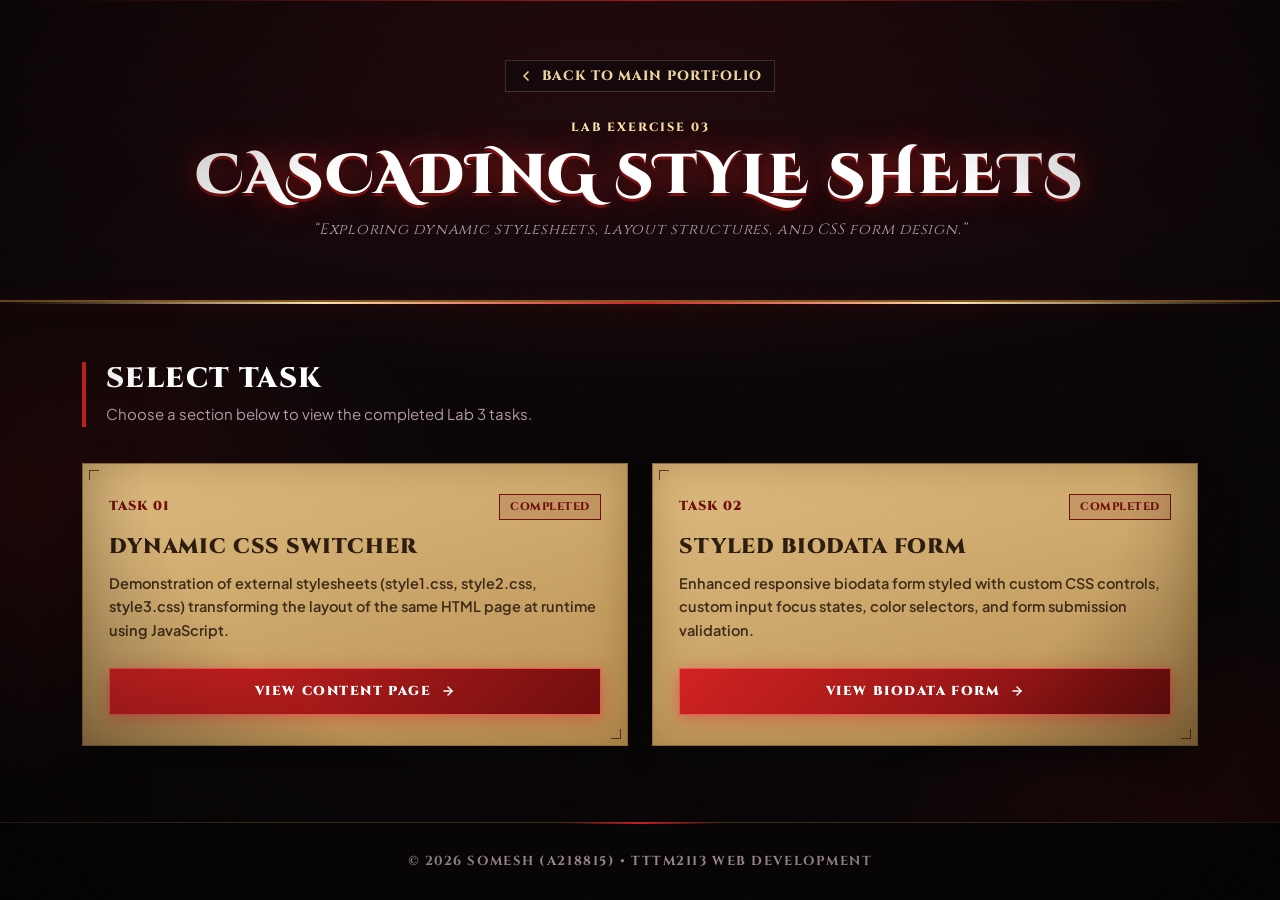
<file: lab-3/index.html>
<!DOCTYPE html>
<html lang="en">
<head>
  <meta charset="UTF-8">
  <meta name="viewport" content="width=device-width, initial-scale=1">
  <meta name="theme-color" content="#070305">
  <title>Lab 03 - Cascading Style Sheets | Somesh</title>

  <link href="https://cdn.jsdelivr.net/npm/bootstrap@5.3.8/dist/css/bootstrap.min.css" rel="stylesheet">
  <link rel="preconnect" href="https://fonts.googleapis.com">
  <link rel="preconnect" href="https://fonts.gstatic.com" crossorigin>
  <link href="https://fonts.googleapis.com/css2?family=Cinzel+Decorative:wght@700;900&family=Cinzel:wght@700;800;900&family=Plus+Jakarta+Sans:wght@400;500;600;700&display=swap" rel="stylesheet">

  <style>
    :root {
      --bg: #070305;
      --red: #d11f1f;
      --red-d: #6e0b0b;
      --glow: rgba(209,31,31,.45);
      --gold-l: #fce1a9;
      --gold: #d49f4c;
      --gold-d: #825b21;
      --paper: #e8d5b0;
      --paper-d: #c9ae7c;
      --ink: #2a1a0e;
      --text: #f0e2d3;
      --muted: #b09aa6;
      --line: rgba(212,159,76,.28);
      
      --heading-font: "Cinzel Decorative", "Cinzel", Georgia, serif;
      --body-font: "Plus Jakarta Sans", system-ui, sans-serif;
      --grain: url("data:image/svg+xml;utf8,<svg xmlns='http://www.w3.org/2000/svg' width='160' height='160'><filter id='n'><feTurbulence type='fractalNoise' baseFrequency='.85' numOctaves='2' stitchTiles='stitch'/><feColorMatrix values='0 0 0 0 1 0 0 0 0 .85 0 0 0 0 .6 0 0 0 .55 0'/></filter><rect width='100%' height='100%' filter='url(%23n)'/></svg>");
    }

    * { box-sizing: border-box; }

    body {
      margin: 0;
      font-family: var(--body-font);
      background-color: var(--bg);
      background-image:
        radial-gradient(ellipse 110% 720px at 50% -160px, rgba(209,31,31,.45), transparent 75%),
        radial-gradient(ellipse 620px 420px at 100% 100%, rgba(110,11,11,.38), transparent 70%),
        radial-gradient(ellipse 620px 420px at 0 55%, rgba(110,11,11,.26), transparent 70%);
      background-attachment: fixed;
      color: var(--text);
      line-height: 1.65;
      min-height: 100vh;
      display: flex;
      flex-direction: column;
      overflow-x: hidden;
    }

    body::before {
      content: "";
      position: fixed;
      inset: 0;
      background: var(--grain);
      opacity: .05;
      mix-blend-mode: screen;
      pointer-events: none;
      z-index: 50;
    }

    body::after {
      content: "";
      position: fixed;
      inset: 0;
      background: radial-gradient(ellipse at center, transparent 55%, rgba(0,0,0,.65));
      pointer-events: none;
      z-index: 49;
    }

    ::selection {
      background: var(--red);
      color: #fff;
    }

    .container { max-width: 1140px; }

    /* ===== HERO HEADER ===== */
    .hero {
      position: relative;
      z-index: 2;
      padding: 60px 0 42px;
      border-bottom: 2px solid var(--gold-d);
      background: rgba(12, 6, 10, 0.6);
      text-align: center;
    }

    .hero::before {
      content: "";
      position: absolute;
      top: 0; left: 0; right: 0; height: 1px;
      background: linear-gradient(90deg, transparent, var(--red), transparent);
    }

    .hero::after {
      content: "";
      position: absolute;
      bottom: -4px; left: 0; right: 0; height: 2px;
      background: linear-gradient(90deg, transparent, var(--gold-l), var(--red), var(--gold-l), transparent);
      box-shadow: 0 0 18px var(--glow);
    }

    .back-link {
      display: inline-flex;
      align-items: center;
      gap: 8px;
      color: var(--gold-l);
      font-family: "Cinzel", Georgia, serif;
      font-size: 13.5px;
      font-weight: 800;
      letter-spacing: .08em;
      text-transform: uppercase;
      text-decoration: none;
      margin-bottom: 20px;
      padding: 4px 12px;
      border: 1px solid var(--line);
      background: rgba(12, 6, 10, 0.6);
      transition: all 0.25s ease;
    }
    .back-link:hover {
      color: #ffffff;
      background: rgba(209, 31, 31, 0.2);
      border-color: var(--red);
      box-shadow: 0 0 12px var(--glow);
    }

    .course-label { 
      font-family: "Cinzel", Georgia, serif;
      font-size: 12px;
      font-weight: 800;
      letter-spacing: 2px;
      text-transform: uppercase;
      color: var(--gold-l);
      margin-bottom: 8px;
      display: inline-block;
    }
    
    .hero h1 {
      margin: 0; 
      font-family: var(--heading-font);
      font-size: clamp(2.2rem, 5.5vw, 3.5rem); 
      font-weight: 900; 
      line-height: 1.1; 
      letter-spacing: .04em;
      color: #ffffff;
      text-transform: uppercase;
      text-shadow: 0 0 30px rgba(209,31,31,.7), 0 3px 0 var(--red-d), 0 6px 14px rgba(0,0,0,.95);
    }
    
    .hero-subtitle {
      font-family: "Cinzel", Georgia, serif;
      color: var(--muted);
      font-size: 15px;
      font-style: italic;
      margin-top: 10px;
      letter-spacing: .05em;
    }

    /* ===== SECTIONS ===== */
    main { position: relative; z-index: 2; flex: 1; padding: 60px 0; }

    .section-heading { margin-bottom: 36px; padding-left: 20px; border-left: 4px solid var(--red); }
    h2 { margin: 0 0 6px; font-family: "Cinzel", Georgia, serif; font-size: 28px; font-weight: 900; text-transform: uppercase; letter-spacing: .05em; color: #ffffff; }
    .section-description { margin: 0; color: var(--muted); font-size: 15px; max-width: 60ch; }

    /* ===== PARCHMENT WORK CARDS ===== */
    .work-card {
      height: 100%; display: flex; flex-direction: column; padding: 30px 26px;
      background: var(--paper);
      background-image: var(--grain), linear-gradient(165deg, #f3e4c3, var(--paper-d));
      background-blend-mode: multiply;
      border: 1px solid #8a6a36;
      position: relative;
      box-shadow: 0 18px 38px -14px rgba(0,0,0,.95), inset 0 0 40px rgba(110,70,20,.35);
      transition: transform .35s cubic-bezier(.16,1,.3,1), box-shadow .35s;
    }

    .work-card::before, .work-card::after {
      content: "";
      position: absolute;
      width: 10px;
      height: 10px;
      border: 1px solid var(--ink);
      opacity: .75;
      pointer-events: none;
    }
    .work-card::before { top: 6px; left: 6px; border-right: 0; border-bottom: 0; }
    .work-card::after { bottom: 6px; right: 6px; border-left: 0; border-top: 0; }
    
    .work-card:hover { 
      transform: translateY(-6px) rotate(-0.5deg); 
      box-shadow: 0 24px 50px -10px var(--glow), 0 18px 38px -14px #000; 
    }

    .card-header-meta {
      display: flex; justify-content: space-between; align-items: center; margin-bottom: 14px;
    }
    .task-badge {
      font-family: "Cinzel", Georgia, serif;
      color: var(--red-d);
      font-size: 13px;
      font-weight: 900;
      letter-spacing: 1px;
      text-transform: uppercase;
    }
    
    .status-pill {
      font-family: "Cinzel", Georgia, serif;
      font-size: 11px; font-weight: 800; padding: 3px 10px;
      background: rgba(110, 11, 11, 0.12); color: var(--red-d); border: 1px solid var(--red-d);
      text-transform: uppercase;
      letter-spacing: .05em;
    }

    .card-title {
      margin: 0 0 12px;
      font-family: "Cinzel", Georgia, serif;
      font-size: 21px;
      font-weight: 900;
      line-height: 1.25;
      color: var(--ink);
      text-transform: uppercase;
      letter-spacing: .04em;
    }
    
    .card-description { margin: 0 0 26px; color: #3d2817; font-size: 14.5px; font-weight: 600; line-height: 1.6; }
    .card-actions { margin-top: auto; }

    /* ===== BUTTONS ===== */
    .task-button {
      display: inline-flex; align-items: center; justify-content: center; gap: 10px;
      width: 100%; padding: 12px 20px;
      background: linear-gradient(135deg, var(--red), var(--red-d));
      border: 1px solid #f25252;
      color: #ffffff;
      font-family: "Cinzel", Georgia, serif;
      font-size: 13px;
      font-weight: 900;
      text-transform: uppercase;
      letter-spacing: .12em;
      text-decoration: none;
      box-shadow: 0 4px 18px var(--glow);
      transition: all 0.25s ease;
    }
    .task-button:hover { 
      background: linear-gradient(135deg, #f03232, #a81919);
      border-color: var(--gold-l);
      color: #ffffff; 
      transform: translateY(-2px);
      box-shadow: 0 8px 28px rgba(209, 31, 31, .7);
    }
    a:focus-visible, button:focus-visible { outline: 2px solid var(--gold-l); outline-offset: 4px; }

    /* ===== FOOTER ===== */
    footer {
      position: relative;
      z-index: 2;
      padding: 28px 20px;
      background: #040203;
      border-top: 1px solid var(--line);
      color: var(--muted);
      font-family: "Cinzel", Georgia, serif;
      font-size: 13px;
      font-weight: 700;
      letter-spacing: .12em;
      text-transform: uppercase;
      text-align: center;
    }

    footer::before {
      content: "";
      position: absolute;
      top: -1px; left: 50%;
      width: 160px; height: 2px;
      margin-left: -80px;
      background: linear-gradient(90deg, transparent, var(--red), transparent);
    }
    
    footer p { margin: 0; }

    /* ===== RESPONSIVE ===== */
    @media (max-width: 575px) {
      .hero { padding: 40px 0 28px; }
      h2 { font-size: 24px; }
    }
  </style>
</head>

<body>

  <header class="hero">
    <div class="container">
      <a href="../index.html" class="back-link">
        <svg width="16" height="16" viewBox="0 0 24 24" fill="none" stroke="currentColor" stroke-width="2.5" stroke-linecap="round" stroke-linejoin="round"><path d="m15 18-6-6 6-6"/></svg>
        <span>Back to Main Portfolio</span>
      </a>
      <div>
        <span class="course-label">Lab Exercise 03</span>
        <h1>Cascading Style Sheets</h1>
        <p class="hero-subtitle">&ldquo;Exploring dynamic stylesheets, layout structures, and CSS form design.&rdquo;</p>
      </div>
    </div>
  </header>

  <main>
    <div class="container">
      <div class="section-heading">
        <h2>Select Task</h2>
        <p class="section-description">Choose a section below to view the completed Lab 3 tasks.</p>
      </div>

      <div class="row g-4">
        <!-- Task 1: Dynamic CSS Content -->
        <div class="col-md-6">
          <article class="work-card">
            <div class="card-header-meta">
              <span class="task-badge">Task 01</span>
              <span class="status-pill">Completed</span>
            </div>
            <h3 class="card-title">Dynamic CSS Switcher</h3>
            <p class="card-description">Demonstration of external stylesheets (style1.css, style2.css, style3.css) transforming the layout of the same HTML page at runtime using JavaScript.</p>
            <div class="card-actions">
              <a href="content.php" class="task-button" target="_blank" rel="noopener noreferrer">
                <span>View Content Page</span>
                <svg width="14" height="14" viewBox="0 0 24 24" fill="none" stroke="currentColor" stroke-width="2.5" stroke-linecap="round" stroke-linejoin="round"><path d="M5 12h14"></path><path d="m12 5 7 7-7 7"></path></svg>
              </a>
            </div>
          </article>
        </div>

        <!-- Task 2: Biodata Form -->
        <div class="col-md-6">
          <article class="work-card">
            <div class="card-header-meta">
              <span class="task-badge">Task 02</span>
              <span class="status-pill">Completed</span>
            </div>
            <h3 class="card-title">Styled Biodata Form</h3>
            <p class="card-description">Enhanced responsive biodata form styled with custom CSS controls, custom input focus states, color selectors, and form submission validation.</p>
            <div class="card-actions">
              <a href="biodata.php" class="task-button" target="_blank" rel="noopener noreferrer">
                <span>View Biodata Form</span>
                <svg width="14" height="14" viewBox="0 0 24 24" fill="none" stroke="currentColor" stroke-width="2.5" stroke-linecap="round" stroke-linejoin="round"><path d="M5 12h14"></path><path d="m12 5 7 7-7 7"></path></svg>
              </a>
            </div>
          </article>
        </div>
      </div>
    </div>
  </main>

  <footer>
    <p>&copy; 2026 Somesh (A218815) &bull; TTTM2113 Web Development</p>
  </footer>

  <!-- Sound System -->
  <script>
  (function () {
    var AC = window.AudioContext || window.webkitAudioContext;
    if (!AC) return;
    var ctx, master;
    function init() {
      if (!ctx) {
        ctx = new AC();
        master = ctx.createGain();
        master.gain.value = 0.5;
        master.connect(ctx.destination);
      }
      if (ctx.state === 'suspended') ctx.resume();
    }
    function env(g, t, peak, dur) {
      g.gain.setValueAtTime(0.0001, t);
      g.gain.exponentialRampToValueAtTime(peak, t + 0.004);
      g.gain.exponentialRampToValueAtTime(0.0001, t + dur);
    }
    function tone(type, f0, f1, dur, peak) {
      var t = ctx.currentTime, o = ctx.createOscillator(), g = ctx.createGain();
      o.type = type;
      o.frequency.setValueAtTime(f0, t);
      o.frequency.exponentialRampToValueAtTime(f1, t + dur);
      env(g, t, peak, dur);
      o.connect(g).connect(master);
      o.start(t); o.stop(t + dur + 0.02);
    }
    function noise(dur, peak, freq, q) {
      var t = ctx.currentTime, n = Math.floor(ctx.sampleRate * dur);
      var b = ctx.createBuffer(1, n, ctx.sampleRate), d = b.getChannelData(0);
      for (var i = 0; i < n; i++) d[i] = Math.random() * 2 - 1;
      var s = ctx.createBufferSource(), f = ctx.createBiquadFilter(), g = ctx.createGain();
      s.buffer = b; f.type = 'bandpass'; f.frequency.value = freq; f.Q.value = q;
      env(g, t, peak, dur);
      s.connect(f).connect(g).connect(master);
      s.start(t);
    }
    function playHover() { init(); tone('triangle', 620, 380, 0.06, 0.10); noise(0.04, 0.06, 2500, 1.2); }
    function playClick() { init(); tone('sine', 170, 55, 0.22, 0.55); tone('triangle', 900, 420, 0.05, 0.18); noise(0.06, 0.18, 1800, 0.9); }

    ['pointerdown', 'keydown', 'touchstart'].forEach(function (ev) {
      addEventListener(ev, init, { once: true, passive: true });
    });

    document.querySelectorAll('.work-card, a, button').forEach(function (el) {
      el.addEventListener('pointerenter', function (e) { if (e.pointerType === 'mouse') playHover(); });
      el.addEventListener('click', playClick);
    });
  })();
  </script>

</body>
</html>
</file>
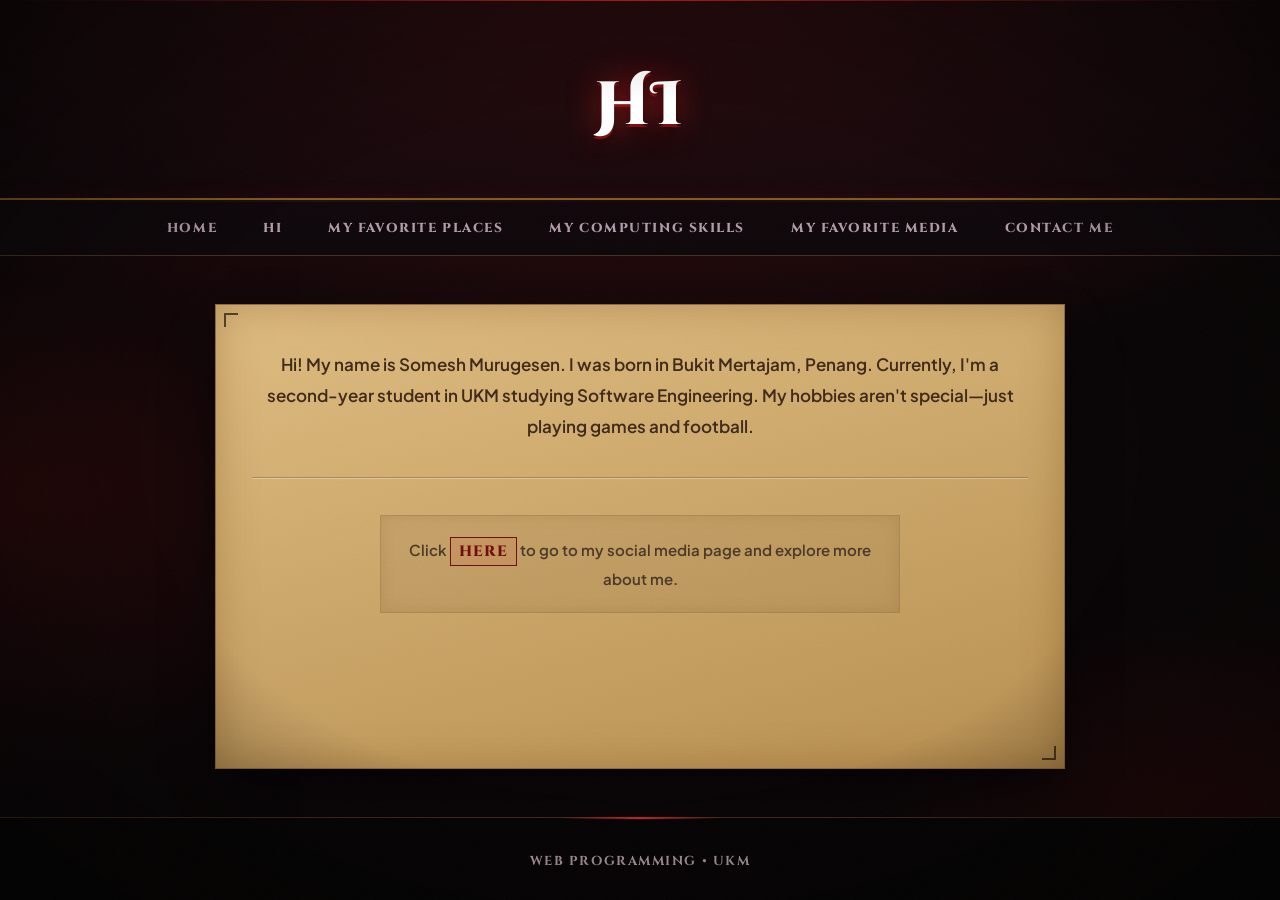
<file: lab-1/hi.html>
<!DOCTYPE html>
<html lang="en">
<head>
  <meta charset="UTF-8">
  <meta name="viewport" content="width=device-width, initial-scale=1.0">
  <meta name="theme-color" content="#070305">
  <title>Hi | Somesh</title>

  <link rel="preconnect" href="https://fonts.googleapis.com">
  <link rel="preconnect" href="https://fonts.gstatic.com" crossorigin>
  <link href="https://fonts.googleapis.com/css2?family=Cinzel+Decorative:wght@700;900&family=Cinzel:wght@700;800;900&family=Plus+Jakarta+Sans:wght@400;500;600;700&display=swap" rel="stylesheet">

  <style>
    :root {
      --bg: #070305;
      --red: #d11f1f;
      --red-d: #6e0b0b;
      --glow: rgba(209,31,31,.45);
      --gold-l: #fce1a9;
      --gold: #d49f4c;
      --gold-d: #825b21;
      --paper: #e8d5b0;
      --paper-d: #c9ae7c;
      --ink: #2a1a0e;
      --text: #f0e2d3;
      --muted: #b09aa6;
      --line: rgba(212,159,76,.28);
      
      --heading-font: "Cinzel Decorative", "Cinzel", Georgia, serif;
      --body-font: "Plus Jakarta Sans", system-ui, sans-serif;
      --grain: url("data:image/svg+xml;utf8,<svg xmlns='http://www.w3.org/2000/svg' width='160' height='160'><filter id='n'><feTurbulence type='fractalNoise' baseFrequency='.85' numOctaves='2' stitchTiles='stitch'/><feColorMatrix values='0 0 0 0 1 0 0 0 0 .85 0 0 0 0 .6 0 0 0 .55 0'/></filter><rect width='100%' height='100%' filter='url(%23n)'/></svg>");
    }

    * {
      box-sizing: border-box;
      margin: 0;
      padding: 0;
    }

    body {
      font-family: var(--body-font);
      background-color: var(--bg);
      background-image:
        radial-gradient(ellipse 110% 720px at 50% -160px, rgba(209,31,31,.45), transparent 75%),
        radial-gradient(ellipse 620px 420px at 100% 100%, rgba(110,11,11,.38), transparent 70%),
        radial-gradient(ellipse 620px 420px at 0 55%, rgba(110,11,11,.26), transparent 70%);
      background-attachment: fixed;
      color: var(--text);
      line-height: 1.65;
      min-height: 100vh;
      display: flex;
      flex-direction: column;
      overflow-x: hidden;
    }

    body::before {
      content: "";
      position: fixed;
      inset: 0;
      background: var(--grain);
      opacity: .05;
      mix-blend-mode: screen;
      pointer-events: none;
      z-index: 50;
    }

    body::after {
      content: "";
      position: fixed;
      inset: 0;
      background: radial-gradient(ellipse at center, transparent 55%, rgba(0,0,0,.65));
      pointer-events: none;
      z-index: 49;
    }

    ::selection {
      background: var(--red);
      color: #fff;
    }

    /* HEADER */
    #header {
      position: relative;
      z-index: 2;
      padding: 56px 20px 42px;
      text-align: center;
      border-bottom: 2px solid var(--gold-d);
      background: rgba(12, 6, 10, 0.6);
    }

    #header::before {
      content: "";
      position: absolute;
      top: 0; left: 0; right: 0; height: 1px;
      background: linear-gradient(90deg, transparent, var(--red), transparent);
    }

    #header::after {
      content: "";
      position: absolute;
      bottom: -4px; left: 0; right: 0; height: 2px;
      background: linear-gradient(90deg, transparent, var(--gold-l), var(--red), var(--gold-l), transparent);
      box-shadow: 0 0 18px var(--glow);
    }

    #title {
      font-family: var(--heading-font);
      font-size: clamp(2.5rem, 6vw, 3.8rem);
      font-weight: 900;
      letter-spacing: .05em;
      color: #ffffff;
      margin: 0;
      text-transform: uppercase;
      text-shadow: 0 0 30px rgba(209,31,31,.7), 0 3px 0 var(--red-d), 0 6px 14px rgba(0,0,0,.95);
    }

    /* NAVIGATION MENU IFRAME */
    #menu {
      position: relative;
      z-index: 10;
      background-color: rgba(12, 6, 10, 0.95);
      border-bottom: 1px solid var(--line);
      padding: 0;
    }

    #iframe {
      display: block;
      width: 100%;
      height: 55px;
      border: none;
      background-color: transparent;
    }

    /* MAIN CONTENT AREA */
    #content {
      position: relative;
      z-index: 2;
      flex: 1;
      width: 92%;
      max-width: 850px;
      margin: 48px auto;
      padding: 44px 36px;
      background: var(--paper);
      background-image: var(--grain), linear-gradient(165deg, #f3e4c3, var(--paper-d));
      background-blend-mode: multiply;
      border: 1px solid #8a6a36;
      border-radius: 0;
      text-align: center;
      box-shadow: 0 22px 48px -12px rgba(0,0,0,.95), inset 0 0 40px rgba(110,70,20,.35);
      color: var(--ink);
    }

    /* RDR Vintage Corner Rules */
    #content::before, #content::after {
      content: "";
      position: absolute;
      width: 12px;
      height: 12px;
      border: 2px solid var(--ink);
      opacity: .75;
      pointer-events: none;
    }

    #content::before { top: 8px; left: 8px; border-right: 0; border-bottom: 0; }
    #content::after { bottom: 8px; right: 8px; border-left: 0; border-top: 0; }

    #content p {
      color: #3d2817;
      font-size: 17px;
      font-weight: 600;
      line-height: 1.8;
      max-width: 65ch;
      margin: 0 auto;
    }

    hr {
      border: none;
      border-top: 1px solid rgba(42, 26, 14, 0.25);
      border-bottom: 1px solid rgba(255, 255, 255, 0.3);
      margin: 36px 0;
    }

    /* SOCIAL MEDIA BOX */
    #social-box {
      max-width: 520px;
      margin: 0 auto;
      padding: 20px 24px;
      background: rgba(42, 26, 14, 0.06);
      border: 1px solid rgba(138, 106, 54, 0.4);
      box-shadow: inset 0 0 15px rgba(110,70,20,.15);
      transition: all 0.3s ease;
    }

    #social-box:hover {
      background: rgba(42, 26, 14, 0.12);
      border-color: var(--red-d);
      transform: translateY(-2px);
    }

    #social-box p {
      color: #4a3626;
      font-size: 15px;
      font-weight: 600;
      margin: 0;
    }

    #social-box a {
      color: var(--red-d);
      font-family: "Cinzel", Georgia, serif;
      font-weight: 800;
      text-transform: uppercase;
      letter-spacing: .08em;
      text-decoration: none;
      padding: 3px 8px;
      border: 1px solid var(--red-d);
      background: rgba(209, 31, 31, 0.08);
      transition: all 0.25s ease;
    }

    #social-box a:hover {
      color: #ffffff;
      background: linear-gradient(135deg, var(--red), var(--red-d));
      border-color: var(--gold-l);
      box-shadow: 0 4px 15px var(--glow);
    }

    /* FOOTER */
    #footer {
      position: relative;
      z-index: 2;
      background-color: #040203;
      color: var(--muted);
      padding: 28px 20px;
      text-align: center;
      border-top: 1px solid var(--line);
    }

    #footer::before {
      content: "";
      position: absolute;
      top: -1px; left: 50%;
      width: 160px; height: 2px;
      margin-left: -80px;
      background: linear-gradient(90deg, transparent, var(--red), transparent);
    }

    #footnote {
      font-family: "Cinzel", Georgia, serif;
      font-size: 13px;
      font-weight: 700;
      letter-spacing: .12em;
      color: var(--muted);
      text-transform: uppercase;
    }

    /* PHONE LAYOUT */
    @media (max-width: 600px) {
      #header {
        padding: 40px 15px 30px;
      }

      #title {
        font-size: 2.2rem;
      }

      #content {
        width: 90%;
        margin: 32px auto;
        padding: 32px 20px;
      }

      #content p {
        font-size: 15.5px;
      }

      #social-box p {
        font-size: 14px;
      }

      #iframe {
        height: 60px;
      }
    }
  </style>
</head>

<body>

  <!-- Header -->
  <div id="header">
    <h1 id="title">Hi</h1>
  </div>

  <!-- Navigation Menu -->
  <div id="menu">
    <iframe
      id="iframe"
      src="menu.html"
      title="Menu"
      allowtransparency="true">
    </iframe>
  </div>

  <!-- Main Content -->
  <div id="content">
    <p>
      Hi! My name is Somesh Murugesen. I was born in Bukit Mertajam, Penang. Currently, I'm a second-year student in UKM studying Software Engineering. My hobbies aren't special—just playing games and football.
    </p>

    <hr>

    <div id="social-box">
      <p>
        Click
        <a href="https://www.instagram.com/mesh._06/" target="_blank" rel="noopener">here</a>
        to go to my social media page and explore more about me.
      </p>
    </div>
  </div>

  <!-- Footer -->
  <div id="footer">
    <span id="footnote">Web Programming &bull; UKM</span>
  </div>
<script>
  (function () {
    var AC = window.AudioContext || window.webkitAudioContext;
    if (!AC) return;

    var ctx, master, muted = false;
    try { muted = localStorage.getItem('sfx') === 'off'; } catch (e) {}

    function init() {
      if (!ctx) {
        ctx = new AC();
        master = ctx.createGain();
        master.gain.value = 0.5; // Overall volume
        master.connect(ctx.destination);
      }
      if (ctx.state === 'suspended') ctx.resume();
    }

    function env(g, t, peak, dur) {
      g.gain.setValueAtTime(0.0001, t);
      g.gain.exponentialRampToValueAtTime(peak, t + 0.004);
      g.gain.exponentialRampToValueAtTime(0.0001, t + dur);
    }

    function tone(type, f0, f1, dur, peak) {
      var t = ctx.currentTime, o = ctx.createOscillator(), g = ctx.createGain();
      o.type = type;
      o.frequency.setValueAtTime(f0, t);
      o.frequency.exponentialRampToValueAtTime(f1, t + dur);
      env(g, t, peak, dur);
      o.connect(g).connect(master);
      o.start(t); 
      o.stop(t + dur + 0.02);
    }

    function noise(dur, peak, freq, q) {
      var t = ctx.currentTime, n = Math.floor(ctx.sampleRate * dur);
      var b = ctx.createBuffer(1, n, ctx.sampleRate), d = b.getChannelData(0);
      for (var i = 0; i < n; i++) d[i] = Math.random() * 2 - 1;
      var s = ctx.createBufferSource(), f = ctx.createBiquadFilter(), g = ctx.createGain();
      s.buffer = b; f.type = 'bandpass'; f.frequency.value = freq; f.Q.value = q;
      env(g, t, peak, dur);
      s.connect(f).connect(g).connect(master);
      s.start(t);
    }

    var sounds = {
      hover: function () { tone('triangle', 620, 380, 0.06, 0.10); noise(0.04, 0.06, 2500, 1.2); },
      click: function () { tone('sine', 170, 55, 0.22, 0.55); tone('triangle', 900, 420, 0.05, 0.18); noise(0.06, 0.18, 1800, 0.9); }
    };

    function play(name) {
      if (muted) return;
      init();
      sounds[name]();
    }

    // Unlock Web Audio Context on first interaction
    ['pointerdown', 'keydown', 'touchstart'].forEach(function (ev) {
      addEventListener(ev, init, { once: true, passive: true });
    });

    // Attach sound handlers to links, buttons, and menu items
    document.addEventListener('DOMContentLoaded', function() {
      var elements = document.querySelectorAll('a, button, .skill-pill, .place-card, .media-card');
      elements.forEach(function (el) {
        el.addEventListener('pointerenter', function (e) {
          if (e.pointerType === 'mouse') play('hover');
        });
        el.addEventListener('click', function () {
          play('click');
        });
      });
    });
  })();
  </script>
</body>
</html>
</file>
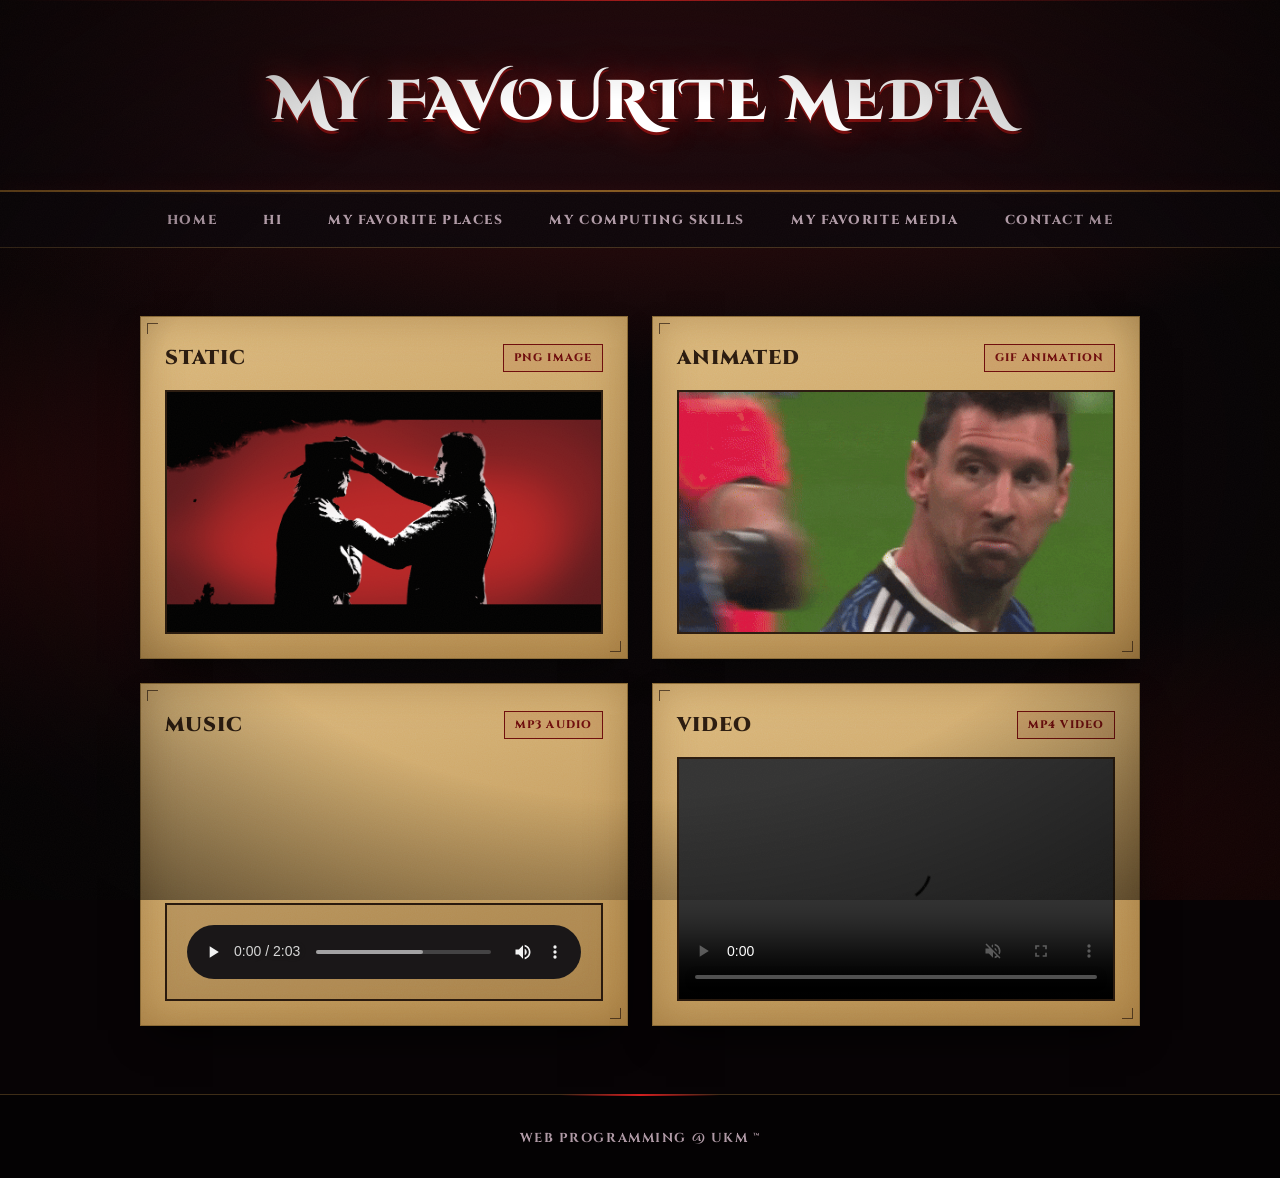
<file: lab-1/media.html>
<!--
Matric Number: A218815
Name: SOMESH A/L MURUGESEN
-->
<!DOCTYPE html>
<html lang="en">
<head>
  <meta charset="UTF-8">
  <meta name="viewport" content="width=device-width, initial-scale=1.0">
  <meta name="theme-color" content="#070305">
  <title>My Favourite Media | Somesh</title>

  <link rel="preconnect" href="https://fonts.googleapis.com">
  <link rel="preconnect" href="https://fonts.gstatic.com" crossorigin>
  <link href="https://fonts.googleapis.com/css2?family=Cinzel+Decorative:wght@700;900&family=Cinzel:wght@700;800;900&family=Plus+Jakarta+Sans:wght@400;500;600;700&display=swap" rel="stylesheet">

  <style>
    :root {
      --bg: #070305;
      --red: #d11f1f;
      --red-d: #6e0b0b;
      --glow: rgba(209,31,31,.45);
      --gold-l: #fce1a9;
      --gold: #d49f4c;
      --gold-d: #825b21;
      --paper: #e8d5b0;
      --paper-d: #c9ae7c;
      --ink: #2a1a0e;
      --text: #f0e2d3;
      --muted: #b09aa6;
      --line: rgba(212,159,76,.28);
      
      --heading-font: "Cinzel Decorative", "Cinzel", Georgia, serif;
      --body-font: "Plus Jakarta Sans", system-ui, sans-serif;
      --grain: url("data:image/svg+xml;utf8,<svg xmlns='http://www.w3.org/2000/svg' width='160' height='160'><filter id='n'><feTurbulence type='fractalNoise' baseFrequency='.85' numOctaves='2' stitchTiles='stitch'/><feColorMatrix values='0 0 0 0 1 0 0 0 0 .85 0 0 0 0 .6 0 0 0 .55 0'/></filter><rect width='100%' height='100%' filter='url(%23n)'/></svg>");
    }

    * {
      box-sizing: border-box;
      margin: 0;
      padding: 0;
    }

    body {
      font-family: var(--body-font);
      background-color: var(--bg);
      background-image:
        radial-gradient(ellipse 110% 720px at 50% -160px, rgba(209,31,31,.45), transparent 75%),
        radial-gradient(ellipse 620px 420px at 100% 100%, rgba(110,11,11,.38), transparent 70%),
        radial-gradient(ellipse 620px 420px at 0 55%, rgba(110,11,11,.26), transparent 70%);
      background-attachment: fixed;
      color: var(--text);
      line-height: 1.65;
      min-height: 100vh;
      display: flex;
      flex-direction: column;
      overflow-x: hidden;
    }

    body::before {
      content: "";
      position: fixed;
      inset: 0;
      background: var(--grain);
      opacity: .05;
      mix-blend-mode: screen;
      pointer-events: none;
      z-index: 50;
    }

    body::after {
      content: "";
      position: fixed;
      inset: 0;
      background: radial-gradient(ellipse at center, transparent 55%, rgba(0,0,0,.65));
      pointer-events: none;
      z-index: 49;
    }

    /* HEADER */
    #header {
      position: relative;
      z-index: 2;
      padding: 56px 20px 42px;
      text-align: center;
      border-bottom: 2px solid var(--gold-d);
      background: rgba(12, 6, 10, 0.6);
    }

    #header::before {
      content: "";
      position: absolute;
      top: 0; left: 0; right: 0; height: 1px;
      background: linear-gradient(90deg, transparent, var(--red), transparent);
    }

    #header::after {
      content: "";
      position: absolute;
      bottom: -4px; left: 0; right: 0; height: 2px;
      background: linear-gradient(90deg, transparent, var(--gold-l), var(--red), var(--gold-l), transparent);
      box-shadow: 0 0 18px var(--glow);
    }

    #title {
      font-family: var(--heading-font);
      font-size: clamp(2.2rem, 5vw, 3.5rem);
      font-weight: 900;
      letter-spacing: .04em;
      color: #ffffff;
      margin: 0;
      text-transform: uppercase;
      text-shadow: 0 0 30px rgba(209,31,31,.7), 0 3px 0 var(--red-d), 0 6px 14px rgba(0,0,0,.95);
    }

    /* NAVIGATION MENU IFRAME */
    #menu {
      position: relative;
      z-index: 10;
      background-color: rgba(12, 6, 10, 0.95);
      border-bottom: 1px solid var(--line);
      padding: 0;
    }

    #iframe {
      display: block;
      width: 100%;
      height: 55px;
      border: none;
      background-color: transparent;
    }

    /* MAIN CONTENT CONTAINER */
    #content {
      position: relative;
      z-index: 2;
      flex: 1;
      width: 92%;
      max-width: 1000px;
      margin: 48px auto;
      padding: 20px 0;
    }

    .media-grid {
      display: grid;
      grid-template-columns: repeat(2, 1fr);
      gap: 24px;
    }

    .media-card {
      background: var(--paper);
      background-image: var(--grain), linear-gradient(165deg, #f3e4c3, var(--paper-d));
      background-blend-mode: multiply;
      border: 1px solid #8a6a36;
      padding: 24px;
      display: flex;
      flex-direction: column;
      position: relative;
      box-shadow: 0 18px 38px -14px rgba(0,0,0,.95), inset 0 0 40px rgba(110,70,20,.35);
      transition: transform .35s cubic-bezier(.16,1,.3,1), box-shadow .35s;
    }

    .media-card::before, .media-card::after {
      content: "";
      position: absolute;
      width: 10px;
      height: 10px;
      border: 1px solid var(--ink);
      opacity: .7;
      pointer-events: none;
    }
    .media-card::before { top: 6px; left: 6px; border-right: 0; border-bottom: 0; }
    .media-card::after { bottom: 6px; right: 6px; border-left: 0; border-top: 0; }

    .media-card:hover {
      transform: translateY(-6px) rotate(-0.5deg);
      box-shadow: 0 24px 50px -10px var(--glow), 0 18px 38px -14px #000;
    }

    .media-header {
      display: flex;
      justify-content: space-between;
      align-items: center;
      margin-bottom: 16px;
    }

    .media-category {
      font-family: "Cinzel", Georgia, serif;
      font-size: 20px;
      font-weight: 900;
      color: var(--ink);
      text-transform: uppercase;
      letter-spacing: .05em;
    }

    .media-badge {
      font-family: "Cinzel", Georgia, serif;
      font-size: 11px;
      font-weight: 800;
      letter-spacing: .1em;
      text-transform: uppercase;
      color: var(--red-d);
      padding: 4px 10px;
      border: 1px solid var(--red-d);
      background: rgba(110, 11, 11, 0.08);
    }

    .media-wrapper {
      margin-top: auto;
      border: 2px solid var(--ink);
      overflow: hidden;
      background: #000;
    }

    .media-wrapper img, .media-wrapper video {
      display: block;
      width: 100%;
      height: 240px;
      object-fit: cover;
      transition: transform 0.3s ease;
    }

    .media-card:hover .media-wrapper img {
      transform: scale(1.03);
    }

    .audio-wrapper {
      padding: 20px;
      display: flex;
      align-items: center;
      justify-content: center;
      background: rgba(42, 26, 14, 0.1);
    }

    .audio-wrapper audio {
      width: 100%;
      filter: invert(0.95) hue-rotate(320deg);
    }

    /* FOOTER */
    #footer {
      position: relative;
      z-index: 2;
      background-color: #040203;
      color: var(--muted);
      padding: 28px 20px;
      text-align: center;
      border-top: 1px solid var(--line);
    }

    #footer::before {
      content: "";
      position: absolute;
      top: -1px; left: 50%;
      width: 160px; height: 2px;
      margin-left: -80px;
      background: linear-gradient(90deg, transparent, var(--red), transparent);
    }

    #footnote {
      font-family: "Cinzel", Georgia, serif;
      font-size: 13px;
      font-weight: 700;
      letter-spacing: .12em;
      color: var(--muted);
      text-transform: uppercase;
    }

    @media (max-width: 768px) {
      .media-grid {
        grid-template-columns: 1fr;
        gap: 18px;
      }
    }

    @media (max-width: 600px) {
      #header {
        padding: 38px 15px 28px;
      }

      #title {
        font-size: 2rem;
      }

      #content {
        width: 90%;
        margin: 32px auto;
      }

      #iframe {
        height: 60px;
      }
    }
  </style>
</head>

<body>

  <!-- Header -->
  <div id="header">
    <h1 id="title">My Favourite Media</h1>
  </div>

  <!-- Navigation Menu -->
  <div id="menu">
    <iframe
      id="iframe"
      src="menu.html"
      title="Menu"
      allowtransparency="true">
    </iframe>
  </div>

  <div id="content">
    <div class="media-grid">

      <!-- Static Image -->
      <article class="media-card">
        <div class="media-header">
          <h2 class="media-category">Static</h2>
          <span class="media-badge">PNG Image</span>
        </div>
        <div class="media-wrapper">
          <img src="arthur.png" alt="My favourite static image">
        </div>
      </article>

      <!-- Animated GIF -->
      <article class="media-card">
        <div class="media-header">
          <h2 class="media-category">Animated</h2>
          <span class="media-badge">GIF Animation</span>
        </div>
        <div class="media-wrapper">
          <img src="mess.gif" alt="My favourite Messi animation">
        </div>
      </article>

      <!-- Audio Track -->
      <article class="media-card">
        <div class="media-header">
          <h2 class="media-category">Music</h2>
          <span class="media-badge">MP3 Audio</span>
        </div>
        <div class="media-wrapper audio-wrapper">
          <audio controls autoplay>
            <source src="call.mp3" type="audio/mpeg">
            Your browser does not support the audio element.
          </audio>
        </div>
      </article>

      <!-- Video Clip -->
      <article class="media-card">
        <div class="media-header">
          <h2 class="media-category">Video</h2>
          <span class="media-badge">MP4 Video</span>
        </div>
        <div class="media-wrapper">
          <video controls autoplay muted loop>
            <source src="goal.mp4" type="video/mp4">
            Your browser does not support the video element.
          </video>
        </div>
      </article>

    </div>
  </div>

  <!-- Footer -->
  <div id="footer">
    <span id="footnote">Web Programming &#64; UKM &trade;</span>
  </div>
<script>
  (function () {
    var AC = window.AudioContext || window.webkitAudioContext;
    if (!AC) return;

    var ctx, master, muted = false;
    try { muted = localStorage.getItem('sfx') === 'off'; } catch (e) {}

    function init() {
      if (!ctx) {
        ctx = new AC();
        master = ctx.createGain();
        master.gain.value = 0.5; // Overall volume
        master.connect(ctx.destination);
      }
      if (ctx.state === 'suspended') ctx.resume();
    }

    function env(g, t, peak, dur) {
      g.gain.setValueAtTime(0.0001, t);
      g.gain.exponentialRampToValueAtTime(peak, t + 0.004);
      g.gain.exponentialRampToValueAtTime(0.0001, t + dur);
    }

    function tone(type, f0, f1, dur, peak) {
      var t = ctx.currentTime, o = ctx.createOscillator(), g = ctx.createGain();
      o.type = type;
      o.frequency.setValueAtTime(f0, t);
      o.frequency.exponentialRampToValueAtTime(f1, t + dur);
      env(g, t, peak, dur);
      o.connect(g).connect(master);
      o.start(t); 
      o.stop(t + dur + 0.02);
    }

    function noise(dur, peak, freq, q) {
      var t = ctx.currentTime, n = Math.floor(ctx.sampleRate * dur);
      var b = ctx.createBuffer(1, n, ctx.sampleRate), d = b.getChannelData(0);
      for (var i = 0; i < n; i++) d[i] = Math.random() * 2 - 1;
      var s = ctx.createBufferSource(), f = ctx.createBiquadFilter(), g = ctx.createGain();
      s.buffer = b; f.type = 'bandpass'; f.frequency.value = freq; f.Q.value = q;
      env(g, t, peak, dur);
      s.connect(f).connect(g).connect(master);
      s.start(t);
    }

    var sounds = {
      hover: function () { tone('triangle', 620, 380, 0.06, 0.10); noise(0.04, 0.06, 2500, 1.2); },
      click: function () { tone('sine', 170, 55, 0.22, 0.55); tone('triangle', 900, 420, 0.05, 0.18); noise(0.06, 0.18, 1800, 0.9); }
    };

    function play(name) {
      if (muted) return;
      init();
      sounds[name]();
    }

    // Unlock Web Audio Context on first interaction
    ['pointerdown', 'keydown', 'touchstart'].forEach(function (ev) {
      addEventListener(ev, init, { once: true, passive: true });
    });

    // Attach sound handlers to links, buttons, and menu items
    document.addEventListener('DOMContentLoaded', function() {
      var elements = document.querySelectorAll('a, button, .skill-pill, .place-card, .media-card');
      elements.forEach(function (el) {
        el.addEventListener('pointerenter', function (e) {
          if (e.pointerType === 'mouse') play('hover');
        });
        el.addEventListener('click', function () {
          play('click');
        });
      });
    });
  })();
  </script>
</body>
</html>
</file>
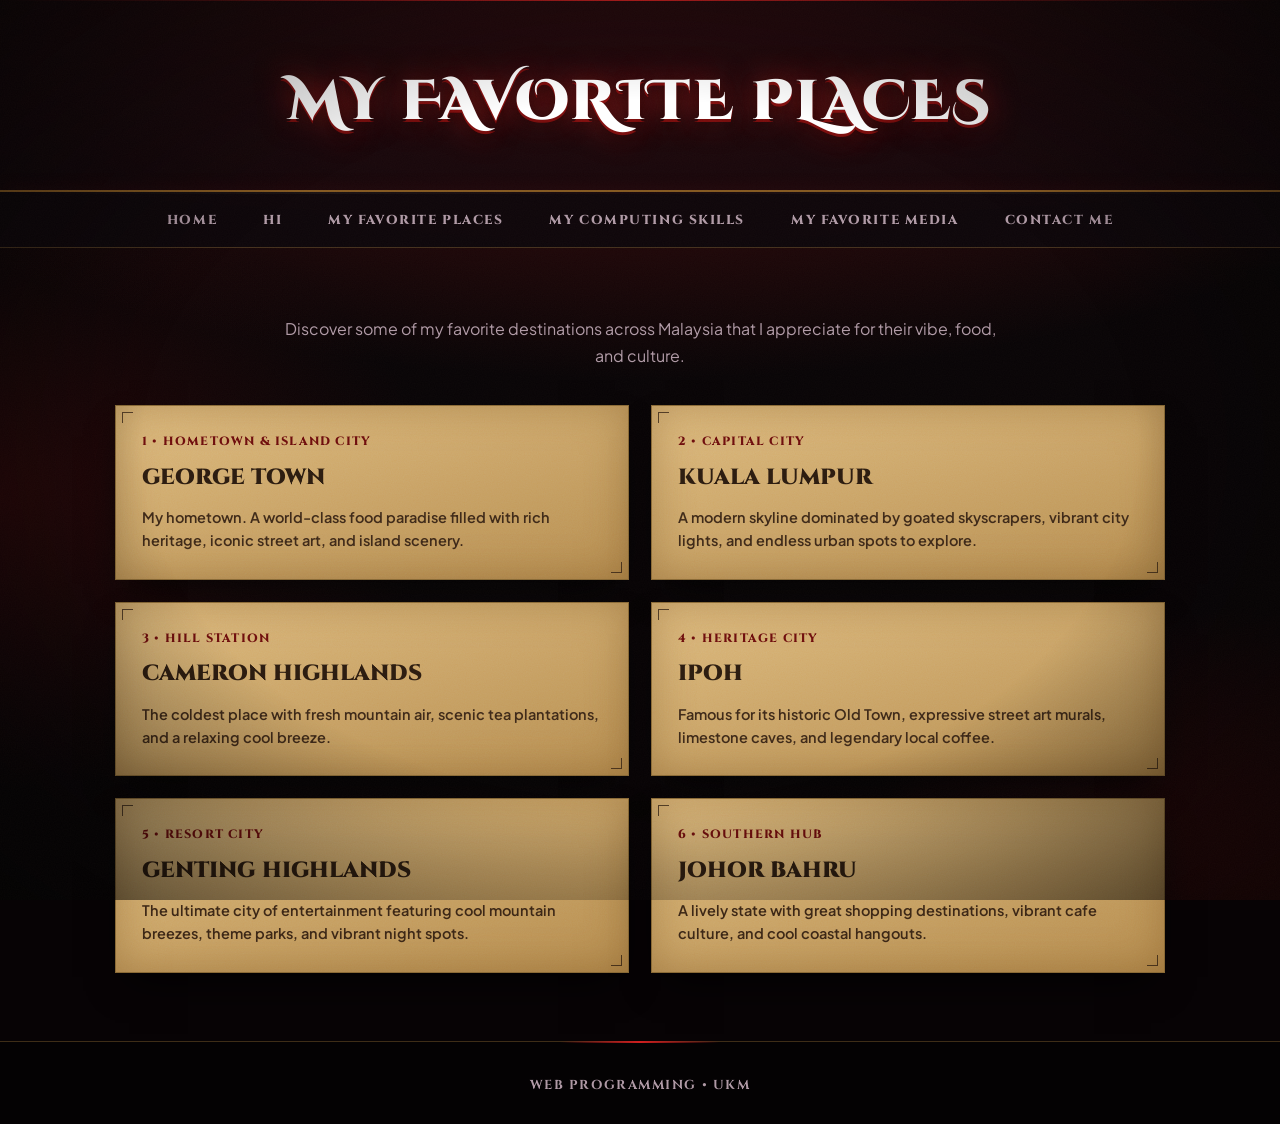
<file: lab-1/places.html>
<!DOCTYPE html>
<html lang="en">
<head>
  <meta charset="UTF-8">
  <meta name="viewport" content="width=device-width, initial-scale=1.0">
  <meta name="theme-color" content="#070305">
  <title>My Favorite Places | Somesh</title>

  <link rel="preconnect" href="https://fonts.googleapis.com">
  <link rel="preconnect" href="https://fonts.gstatic.com" crossorigin>
  <link href="https://fonts.googleapis.com/css2?family=Cinzel+Decorative:wght@700;900&family=Cinzel:wght@700;800;900&family=Plus+Jakarta+Sans:wght@400;500;600;700&display=swap" rel="stylesheet">

  <style>
    :root {
      --bg: #070305;
      --red: #d11f1f;
      --red-d: #6e0b0b;
      --glow: rgba(209,31,31,.45);
      --gold-l: #fce1a9;
      --gold: #d49f4c;
      --gold-d: #825b21;
      --paper: #e8d5b0;
      --paper-d: #c9ae7c;
      --ink: #2a1a0e;
      --text: #f0e2d3;
      --muted: #b09aa6;
      --line: rgba(212,159,76,.28);
      
      --heading-font: "Cinzel Decorative", "Cinzel", Georgia, serif;
      --body-font: "Plus Jakarta Sans", system-ui, sans-serif;
      --grain: url("data:image/svg+xml;utf8,<svg xmlns='http://www.w3.org/2000/svg' width='160' height='160'><filter id='n'><feTurbulence type='fractalNoise' baseFrequency='.85' numOctaves='2' stitchTiles='stitch'/><feColorMatrix values='0 0 0 0 1 0 0 0 0 .85 0 0 0 0 .6 0 0 0 .55 0'/></filter><rect width='100%' height='100%' filter='url(%23n)'/></svg>");
    }

    * {
      box-sizing: border-box;
      margin: 0;
      padding: 0;
    }

    body {
      font-family: var(--body-font);
      background-color: var(--bg);
      background-image:
        radial-gradient(ellipse 110% 720px at 50% -160px, rgba(209,31,31,.45), transparent 75%),
        radial-gradient(ellipse 620px 420px at 100% 100%, rgba(110,11,11,.38), transparent 70%),
        radial-gradient(ellipse 620px 420px at 0 55%, rgba(110,11,11,.26), transparent 70%);
      background-attachment: fixed;
      color: var(--text);
      line-height: 1.65;
      min-height: 100vh;
      display: flex;
      flex-direction: column;
      overflow-x: hidden;
    }

    body::before {
      content: "";
      position: fixed;
      inset: 0;
      background: var(--grain);
      opacity: .05;
      mix-blend-mode: screen;
      pointer-events: none;
      z-index: 50;
    }

    body::after {
      content: "";
      position: fixed;
      inset: 0;
      background: radial-gradient(ellipse at center, transparent 55%, rgba(0,0,0,.65));
      pointer-events: none;
      z-index: 49;
    }

    /* HEADER */
    #header {
      position: relative;
      z-index: 2;
      padding: 56px 20px 42px;
      text-align: center;
      border-bottom: 2px solid var(--gold-d);
      background: rgba(12, 6, 10, 0.6);
    }

    #header::before {
      content: "";
      position: absolute;
      top: 0; left: 0; right: 0; height: 1px;
      background: linear-gradient(90deg, transparent, var(--red), transparent);
    }

    #header::after {
      content: "";
      position: absolute;
      bottom: -4px; left: 0; right: 0; height: 2px;
      background: linear-gradient(90deg, transparent, var(--gold-l), var(--red), var(--gold-l), transparent);
      box-shadow: 0 0 18px var(--glow);
    }

    #title {
      font-family: var(--heading-font);
      font-size: clamp(2.2rem, 5vw, 3.5rem);
      font-weight: 900;
      letter-spacing: .04em;
      color: #ffffff;
      margin: 0;
      text-transform: uppercase;
      text-shadow: 0 0 30px rgba(209,31,31,.7), 0 3px 0 var(--red-d), 0 6px 14px rgba(0,0,0,.95);
    }

    /* NAVIGATION MENU IFRAME */
    #menu {
      position: relative;
      z-index: 10;
      background-color: rgba(12, 6, 10, 0.95);
      border-bottom: 1px solid var(--line);
      padding: 0;
    }

    #iframe {
      display: block;
      width: 100%;
      height: 55px;
      border: none;
      background-color: transparent;
    }

    /* MAIN CONTENT CONTAINER */
    #content {
      position: relative;
      z-index: 2;
      flex: 1;
      width: 92%;
      max-width: 1050px;
      margin: 48px auto;
      padding: 20px 0;
    }

    .section-intro {
      text-align: center;
      margin-bottom: 36px;
    }

    .section-intro p {
      color: var(--muted);
      font-size: 16px;
      max-width: 60ch;
      margin: 0 auto;
    }

    .places-grid {
      display: grid;
      grid-template-columns: repeat(2, 1fr);
      gap: 22px;
    }

    .place-card {
      background: var(--paper);
      background-image: var(--grain), linear-gradient(165deg, #f3e4c3, var(--paper-d));
      background-blend-mode: multiply;
      border: 1px solid #8a6a36;
      padding: 26px;
      position: relative;
      box-shadow: 0 18px 38px -14px rgba(0,0,0,.95), inset 0 0 40px rgba(110,70,20,.35);
      transition: transform .35s cubic-bezier(.16,1,.3,1), box-shadow .35s;
    }

    .place-card::before, .place-card::after {
      content: "";
      position: absolute;
      width: 10px;
      height: 10px;
      border: 1px solid var(--ink);
      opacity: .75;
      pointer-events: none;
    }
    .place-card::before { top: 6px; left: 6px; border-right: 0; border-bottom: 0; }
    .place-card::after { bottom: 6px; right: 6px; border-left: 0; border-top: 0; }

    .place-card:hover {
      transform: translateY(-6px) rotate(-0.5deg);
      box-shadow: 0 24px 50px -10px var(--glow), 0 18px 38px -14px #000;
    }

    .place-meta {
      font-family: "Cinzel", Georgia, serif;
      font-size: 12px;
      font-weight: 800;
      letter-spacing: .1em;
      color: var(--red-d);
      text-transform: uppercase;
      margin-bottom: 8px;
    }

    .place-title {
      font-family: "Cinzel", Georgia, serif;
      font-size: 22px;
      font-weight: 900;
      margin-bottom: 10px;
      text-transform: uppercase;
    }

    .place-title a {
      color: var(--ink);
      text-decoration: none;
      transition: color 0.25s ease;
    }

    .place-title a:hover {
      color: var(--red-d);
      text-decoration: underline;
    }

    .place-desc {
      color: #3d2817;
      font-size: 14.5px;
      font-weight: 600;
      margin: 0;
      line-height: 1.6;
    }

    /* FOOTER */
    #footer {
      position: relative;
      z-index: 2;
      background-color: #040203;
      color: var(--muted);
      padding: 28px 20px;
      text-align: center;
      border-top: 1px solid var(--line);
    }

    #footer::before {
      content: "";
      position: absolute;
      top: -1px; left: 50%;
      width: 160px; height: 2px;
      margin-left: -80px;
      background: linear-gradient(90deg, transparent, var(--red), transparent);
    }

    #footnote {
      font-family: "Cinzel", Georgia, serif;
      font-size: 13px;
      font-weight: 700;
      letter-spacing: .12em;
      color: var(--muted);
      text-transform: uppercase;
    }

    @media (max-width: 768px) {
      .places-grid {
        grid-template-columns: 1fr;
        gap: 16px;
      }
    }

    @media (max-width: 600px) {
      #header {
        padding: 38px 15px 28px;
      }

      #title {
        font-size: 2rem;
      }

      #content {
        width: 90%;
        margin: 32px auto;
      }

      #iframe {
        height: 60px;
      }
    }
  </style>
</head>

<body>

  <!-- Header -->
  <div id="header">
    <h1 id="title">My Favorite Places</h1>
  </div>

  <!-- Navigation Menu -->
  <div id="menu">
    <iframe
      id="iframe"
      src="menu.html"
      title="Menu"
      allowtransparency="true">
    </iframe>
  </div>

  <!-- Main Content -->
  <div id="content">
    
    <div class="section-intro">
      <p>Discover some of my favorite destinations across Malaysia that I appreciate for their vibe, food, and culture.</p>
    </div>

    <div class="places-grid">

      <!-- Box 1 -->
      <article class="place-card">
        <div class="place-meta">1 &bull; Hometown & Island City</div>
        <h2 class="place-title">
          <a href="https://ms.wikipedia.org/wiki/George_Town,_Pulau_Pinang" target="_blank" rel="noopener">
            George Town
          </a>
        </h2>
        <p class="place-desc">My hometown. A world-class food paradise filled with rich heritage, iconic street art, and island scenery.</p>
      </article>

      <!-- Box 2 -->
      <article class="place-card">
        <div class="place-meta">2 &bull; Capital City</div>
        <h2 class="place-title">
          <a href="https://ms.wikipedia.org/wiki/Kuala_Lumpur" target="_blank" rel="noopener">
            Kuala Lumpur
          </a>
        </h2>
        <p class="place-desc">A modern skyline dominated by goated skyscrapers, vibrant city lights, and endless urban spots to explore.</p>
      </article>

      <!-- Box 3 -->
      <article class="place-card">
        <div class="place-meta">3 &bull; Hill Station</div>
        <h2 class="place-title">
          <a href="https://en.wikipedia.org/wiki/Cameron_Highlands" target="_blank" rel="noopener">
            Cameron Highlands
          </a>
        </h2>
        <p class="place-desc">The coldest place with fresh mountain air, scenic tea plantations, and a relaxing cool breeze.</p>
      </article>

      <!-- Box 4 -->
      <article class="place-card">
        <div class="place-meta">4 &bull; Heritage City</div>
        <h2 class="place-title">
          <a href="https://en.wikipedia.org/wiki/Ipoh" target="_blank" rel="noopener">
            Ipoh
          </a>
        </h2>
        <p class="place-desc">Famous for its historic Old Town, expressive street art murals, limestone caves, and legendary local coffee.</p>
      </article>

      <!-- Box 5 -->
      <article class="place-card">
        <div class="place-meta">5 &bull; Resort City</div>
        <h2 class="place-title">
          <a href="https://en.wikipedia.org/wiki/Genting_Highlands" target="_blank" rel="noopener">
            Genting Highlands
          </a>
        </h2>
        <p class="place-desc">The ultimate city of entertainment featuring cool mountain breezes, theme parks, and vibrant night spots.</p>
      </article>

      <!-- Box 6 -->
      <article class="place-card">
        <div class="place-meta">6 &bull; Southern Hub</div>
        <h2 class="place-title">
          <a href="https://ms.wikipedia.org/wiki/Johor_Bahru" target="_blank" rel="noopener">
            Johor Bahru
          </a>
        </h2>
        <p class="place-desc">A lively state with great shopping destinations, vibrant cafe culture, and cool coastal hangouts.</p>
      </article>

    </div>

  </div>

  <!-- Footer -->
  <div id="footer">
    <span id="footnote">Web Programming &bull; UKM</span>
  </div>
<script>
  (function () {
    var AC = window.AudioContext || window.webkitAudioContext;
    if (!AC) return;

    var ctx, master, muted = false;
    try { muted = localStorage.getItem('sfx') === 'off'; } catch (e) {}

    function init() {
      if (!ctx) {
        ctx = new AC();
        master = ctx.createGain();
        master.gain.value = 0.5; // Overall volume
        master.connect(ctx.destination);
      }
      if (ctx.state === 'suspended') ctx.resume();
    }

    function env(g, t, peak, dur) {
      g.gain.setValueAtTime(0.0001, t);
      g.gain.exponentialRampToValueAtTime(peak, t + 0.004);
      g.gain.exponentialRampToValueAtTime(0.0001, t + dur);
    }

    function tone(type, f0, f1, dur, peak) {
      var t = ctx.currentTime, o = ctx.createOscillator(), g = ctx.createGain();
      o.type = type;
      o.frequency.setValueAtTime(f0, t);
      o.frequency.exponentialRampToValueAtTime(f1, t + dur);
      env(g, t, peak, dur);
      o.connect(g).connect(master);
      o.start(t); 
      o.stop(t + dur + 0.02);
    }

    function noise(dur, peak, freq, q) {
      var t = ctx.currentTime, n = Math.floor(ctx.sampleRate * dur);
      var b = ctx.createBuffer(1, n, ctx.sampleRate), d = b.getChannelData(0);
      for (var i = 0; i < n; i++) d[i] = Math.random() * 2 - 1;
      var s = ctx.createBufferSource(), f = ctx.createBiquadFilter(), g = ctx.createGain();
      s.buffer = b; f.type = 'bandpass'; f.frequency.value = freq; f.Q.value = q;
      env(g, t, peak, dur);
      s.connect(f).connect(g).connect(master);
      s.start(t);
    }

    var sounds = {
      hover: function () { tone('triangle', 620, 380, 0.06, 0.10); noise(0.04, 0.06, 2500, 1.2); },
      click: function () { tone('sine', 170, 55, 0.22, 0.55); tone('triangle', 900, 420, 0.05, 0.18); noise(0.06, 0.18, 1800, 0.9); }
    };

    function play(name) {
      if (muted) return;
      init();
      sounds[name]();
    }

    // Unlock Web Audio Context on first interaction
    ['pointerdown', 'keydown', 'touchstart'].forEach(function (ev) {
      addEventListener(ev, init, { once: true, passive: true });
    });

    // Attach sound handlers to links, buttons, and menu items
    document.addEventListener('DOMContentLoaded', function() {
      var elements = document.querySelectorAll('a, button, .skill-pill, .place-card, .media-card');
      elements.forEach(function (el) {
        el.addEventListener('pointerenter', function (e) {
          if (e.pointerType === 'mouse') play('hover');
        });
        el.addEventListener('click', function () {
          play('click');
        });
      });
    });
  })();
  </script>
</body>
</html>
</file>
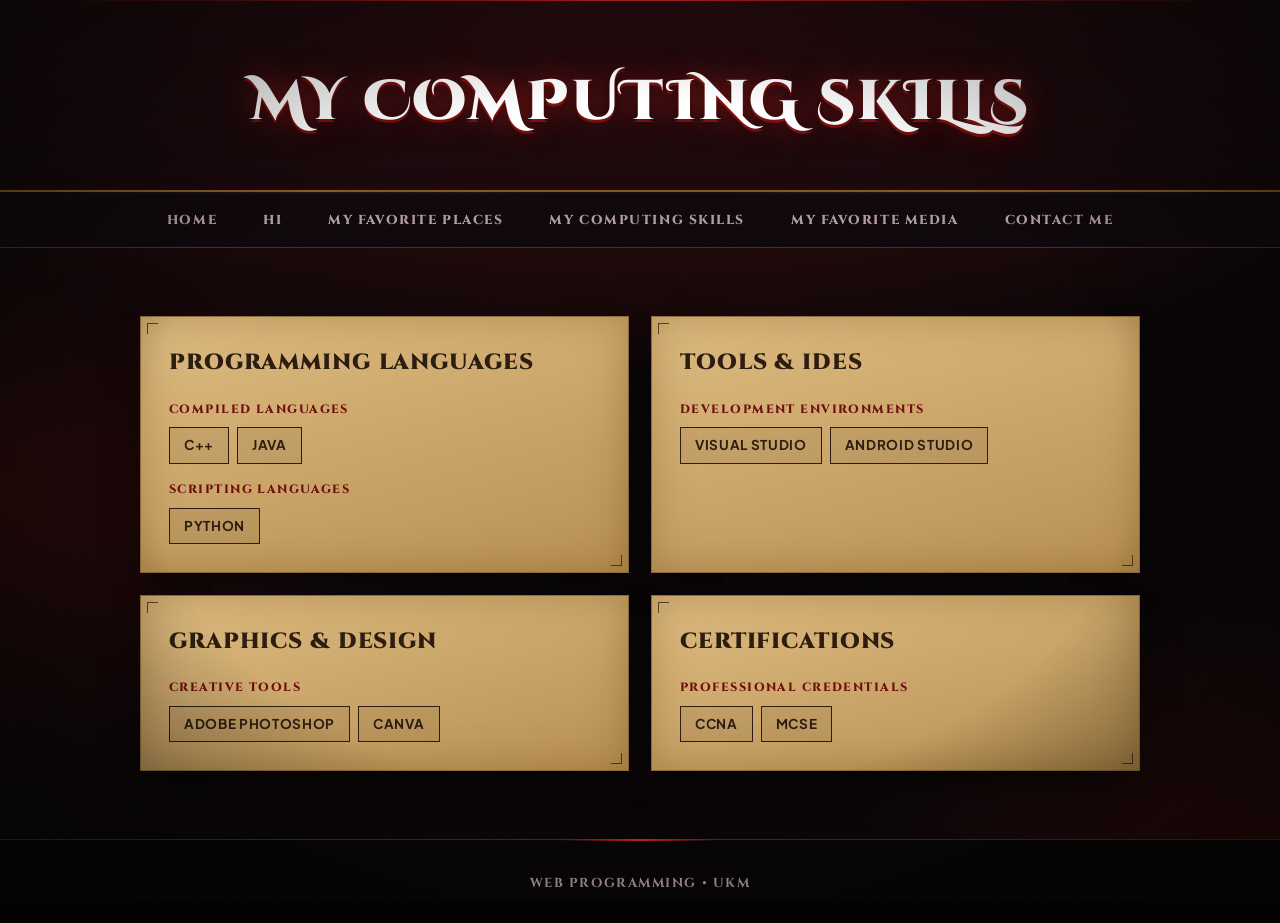
<file: lab-1/skills.html>
<!DOCTYPE html>
<html lang="en">
<head>
  <meta charset="UTF-8">
  <meta name="viewport" content="width=device-width, initial-scale=1.0">
  <meta name="theme-color" content="#070305">
  <title>My Computing Skills | Somesh</title>

  <link rel="preconnect" href="https://fonts.googleapis.com">
  <link rel="preconnect" href="https://fonts.gstatic.com" crossorigin>
  <link href="https://fonts.googleapis.com/css2?family=Cinzel+Decorative:wght@700;900&family=Cinzel:wght@700;800;900&family=Plus+Jakarta+Sans:wght@400;500;600;700&display=swap" rel="stylesheet">

  <style>
    :root {
      --bg: #070305;
      --red: #d11f1f;
      --red-d: #6e0b0b;
      --glow: rgba(209,31,31,.45);
      --gold-l: #fce1a9;
      --gold: #d49f4c;
      --gold-d: #825b21;
      --paper: #e8d5b0;
      --paper-d: #c9ae7c;
      --ink: #2a1a0e;
      --text: #f0e2d3;
      --muted: #b09aa6;
      --line: rgba(212,159,76,.28);
      
      --heading-font: "Cinzel Decorative", "Cinzel", Georgia, serif;
      --body-font: "Plus Jakarta Sans", system-ui, sans-serif;
      --grain: url("data:image/svg+xml;utf8,<svg xmlns='http://www.w3.org/2000/svg' width='160' height='160'><filter id='n'><feTurbulence type='fractalNoise' baseFrequency='.85' numOctaves='2' stitchTiles='stitch'/><feColorMatrix values='0 0 0 0 1 0 0 0 0 .85 0 0 0 0 .6 0 0 0 .55 0'/></filter><rect width='100%' height='100%' filter='url(%23n)'/></svg>");
    }

    * {
      box-sizing: border-box;
      margin: 0;
      padding: 0;
    }

    body {
      font-family: var(--body-font);
      background-color: var(--bg);
      background-image:
        radial-gradient(ellipse 110% 720px at 50% -160px, rgba(209,31,31,.45), transparent 75%),
        radial-gradient(ellipse 620px 420px at 100% 100%, rgba(110,11,11,.38), transparent 70%),
        radial-gradient(ellipse 620px 420px at 0 55%, rgba(110,11,11,.26), transparent 70%);
      background-attachment: fixed;
      color: var(--text);
      line-height: 1.65;
      min-height: 100vh;
      display: flex;
      flex-direction: column;
      overflow-x: hidden;
    }

    body::before {
      content: "";
      position: fixed;
      inset: 0;
      background: var(--grain);
      opacity: .05;
      mix-blend-mode: screen;
      pointer-events: none;
      z-index: 50;
    }

    body::after {
      content: "";
      position: fixed;
      inset: 0;
      background: radial-gradient(ellipse at center, transparent 55%, rgba(0,0,0,.65));
      pointer-events: none;
      z-index: 49;
    }

    /* HEADER */
    #header {
      position: relative;
      z-index: 2;
      padding: 56px 20px 42px;
      text-align: center;
      border-bottom: 2px solid var(--gold-d);
      background: rgba(12, 6, 10, 0.6);
    }

    #header::before {
      content: "";
      position: absolute;
      top: 0; left: 0; right: 0; height: 1px;
      background: linear-gradient(90deg, transparent, var(--red), transparent);
    }

    #header::after {
      content: "";
      position: absolute;
      bottom: -4px; left: 0; right: 0; height: 2px;
      background: linear-gradient(90deg, transparent, var(--gold-l), var(--red), var(--gold-l), transparent);
      box-shadow: 0 0 18px var(--glow);
    }

    #title {
      font-family: var(--heading-font);
      font-size: clamp(2.2rem, 5vw, 3.5rem);
      font-weight: 900;
      letter-spacing: .04em;
      color: #ffffff;
      margin: 0;
      text-transform: uppercase;
      text-shadow: 0 0 30px rgba(209,31,31,.7), 0 3px 0 var(--red-d), 0 6px 14px rgba(0,0,0,.95);
    }

    /* NAVIGATION MENU IFRAME */
    #menu {
      position: relative;
      z-index: 10;
      background-color: rgba(12, 6, 10, 0.95);
      border-bottom: 1px solid var(--line);
      padding: 0;
    }

    #iframe {
      display: block;
      width: 100%;
      height: 55px;
      border: none;
      background-color: transparent;
    }

    /* MAIN CONTENT CONTAINER */
    #content {
      position: relative;
      z-index: 2;
      flex: 1;
      width: 92%;
      max-width: 1000px;
      margin: 48px auto;
      padding: 20px 0;
    }

    .skills-grid {
      display: grid;
      grid-template-columns: repeat(2, 1fr);
      gap: 22px;
    }

    .skill-card {
      background: var(--paper);
      background-image: var(--grain), linear-gradient(165deg, #f3e4c3, var(--paper-d));
      background-blend-mode: multiply;
      border: 1px solid #8a6a36;
      padding: 28px;
      position: relative;
      box-shadow: 0 18px 38px -14px rgba(0,0,0,.95), inset 0 0 40px rgba(110,70,20,.35);
      transition: transform .35s cubic-bezier(.16,1,.3,1), box-shadow .35s;
    }

    .skill-card::before, .skill-card::after {
      content: "";
      position: absolute;
      width: 10px;
      height: 10px;
      border: 1px solid var(--ink);
      opacity: .75;
      pointer-events: none;
    }
    .skill-card::before { top: 6px; left: 6px; border-right: 0; border-bottom: 0; }
    .skill-card::after { bottom: 6px; right: 6px; border-left: 0; border-top: 0; }

    .skill-card:hover {
      transform: translateY(-6px) rotate(-0.5deg);
      box-shadow: 0 24px 50px -10px var(--glow), 0 18px 38px -14px #000;
    }

    .skill-category {
      font-family: "Cinzel", Georgia, serif;
      color: var(--ink);
      font-size: 22px;
      font-weight: 900;
      margin-bottom: 18px;
      text-transform: uppercase;
      letter-spacing: .04em;
    }

    .sub-group-title {
      font-family: "Cinzel", Georgia, serif;
      font-size: 12px;
      font-weight: 800;
      letter-spacing: .12em;
      text-transform: uppercase;
      color: var(--red-d);
      margin: 16px 0 8px;
    }

    .pill-container {
      display: flex;
      flex-wrap: wrap;
      gap: 8px;
    }

    .skill-pill {
      display: inline-block;
      padding: 6px 14px;
      background: rgba(42, 26, 14, 0.08);
      border: 1px solid var(--ink);
      color: var(--ink);
      font-size: 13.5px;
      font-weight: 700;
      text-transform: uppercase;
      letter-spacing: .05em;
      transition: all 0.25s ease;
    }

    .skill-pill:hover {
      background: linear-gradient(135deg, var(--red), var(--red-d));
      color: #ffffff;
      border-color: var(--gold-l);
      transform: scale(1.05);
      box-shadow: 0 4px 12px var(--glow);
    }

    /* FOOTER */
    #footer {
      position: relative;
      z-index: 2;
      background-color: #040203;
      color: var(--muted);
      padding: 28px 20px;
      text-align: center;
      border-top: 1px solid var(--line);
    }

    #footer::before {
      content: "";
      position: absolute;
      top: -1px; left: 50%;
      width: 160px; height: 2px;
      margin-left: -80px;
      background: linear-gradient(90deg, transparent, var(--red), transparent);
    }

    #footnote {
      font-family: "Cinzel", Georgia, serif;
      font-size: 13px;
      font-weight: 700;
      letter-spacing: .12em;
      color: var(--muted);
      text-transform: uppercase;
    }

    @media (max-width: 768px) {
      .skills-grid {
        grid-template-columns: 1fr;
        gap: 16px;
      }
    }

    @media (max-width: 600px) {
      #header {
        padding: 38px 15px 28px;
      }

      #title {
        font-size: 2rem;
      }

      #content {
        width: 90%;
        margin: 32px auto;
      }

      #iframe {
        height: 60px;
      }
    }
  </style>
</head>

<body>

  <!-- Header -->
  <div id="header">
    <h1 id="title">My Computing Skills</h1>
  </div>

  <!-- Navigation Menu -->
  <div id="menu">
    <iframe
      id="iframe"
      src="menu.html"
      title="Menu"
      allowtransparency="true">
    </iframe>
  </div>

  <!-- Main Content -->
  <div id="content">
    <div class="skills-grid">

      <!-- Programming Languages -->
      <article class="skill-card">
        <h2 class="skill-category">Programming Languages</h2>
        
        <div class="sub-group-title">Compiled Languages</div>
        <div class="pill-container">
          <span class="skill-pill">C++</span>
          <span class="skill-pill">Java</span>
        </div>

        <div class="sub-group-title">Scripting Languages</div>
        <div class="pill-container">
          <span class="skill-pill">Python</span>
        </div>
      </article>

      <!-- Tools & IDEs -->
      <article class="skill-card">
        <h2 class="skill-category">Tools &amp; IDEs</h2>
        <div class="sub-group-title">Development Environments</div>
        <div class="pill-container">
          <span class="skill-pill">Visual Studio</span>
          <span class="skill-pill">Android Studio</span>
        </div>
      </article>

      <!-- Graphics & Design -->
      <article class="skill-card">
        <h2 class="skill-category">Graphics &amp; Design</h2>
        <div class="sub-group-title">Creative Tools</div>
        <div class="pill-container">
          <span class="skill-pill">Adobe Photoshop</span>
          <span class="skill-pill">Canva</span>
        </div>
      </article>

      <!-- Certifications -->
      <article class="skill-card">
        <h2 class="skill-category">Certifications</h2>
        <div class="sub-group-title">Professional Credentials</div>
        <div class="pill-container">
          <span class="skill-pill">CCNA</span>
          <span class="skill-pill">MCSE</span>
        </div>
      </article>

    </div>
  </div>

  <!-- Footer -->
  <div id="footer">
    <span id="footnote">Web Programming &bull; UKM</span>
  </div>
<script>
  (function () {
    var AC = window.AudioContext || window.webkitAudioContext;
    if (!AC) return;

    var ctx, master, muted = false;
    try { muted = localStorage.getItem('sfx') === 'off'; } catch (e) {}

    function init() {
      if (!ctx) {
        ctx = new AC();
        master = ctx.createGain();
        master.gain.value = 0.5; // Overall volume
        master.connect(ctx.destination);
      }
      if (ctx.state === 'suspended') ctx.resume();
    }

    function env(g, t, peak, dur) {
      g.gain.setValueAtTime(0.0001, t);
      g.gain.exponentialRampToValueAtTime(peak, t + 0.004);
      g.gain.exponentialRampToValueAtTime(0.0001, t + dur);
    }

    function tone(type, f0, f1, dur, peak) {
      var t = ctx.currentTime, o = ctx.createOscillator(), g = ctx.createGain();
      o.type = type;
      o.frequency.setValueAtTime(f0, t);
      o.frequency.exponentialRampToValueAtTime(f1, t + dur);
      env(g, t, peak, dur);
      o.connect(g).connect(master);
      o.start(t); 
      o.stop(t + dur + 0.02);
    }

    function noise(dur, peak, freq, q) {
      var t = ctx.currentTime, n = Math.floor(ctx.sampleRate * dur);
      var b = ctx.createBuffer(1, n, ctx.sampleRate), d = b.getChannelData(0);
      for (var i = 0; i < n; i++) d[i] = Math.random() * 2 - 1;
      var s = ctx.createBufferSource(), f = ctx.createBiquadFilter(), g = ctx.createGain();
      s.buffer = b; f.type = 'bandpass'; f.frequency.value = freq; f.Q.value = q;
      env(g, t, peak, dur);
      s.connect(f).connect(g).connect(master);
      s.start(t);
    }

    var sounds = {
      hover: function () { tone('triangle', 620, 380, 0.06, 0.10); noise(0.04, 0.06, 2500, 1.2); },
      click: function () { tone('sine', 170, 55, 0.22, 0.55); tone('triangle', 900, 420, 0.05, 0.18); noise(0.06, 0.18, 1800, 0.9); }
    };

    function play(name) {
      if (muted) return;
      init();
      sounds[name]();
    }

    // Unlock Web Audio Context on first interaction
    ['pointerdown', 'keydown', 'touchstart'].forEach(function (ev) {
      addEventListener(ev, init, { once: true, passive: true });
    });

    // Attach sound handlers to links, buttons, and menu items
    document.addEventListener('DOMContentLoaded', function() {
      var elements = document.querySelectorAll('a, button, .skill-pill, .place-card, .media-card');
      elements.forEach(function (el) {
        el.addEventListener('pointerenter', function (e) {
          if (e.pointerType === 'mouse') play('hover');
        });
        el.addEventListener('click', function () {
          play('click');
        });
      });
    });
  })();
  </script>
</body>
</html>
</file>
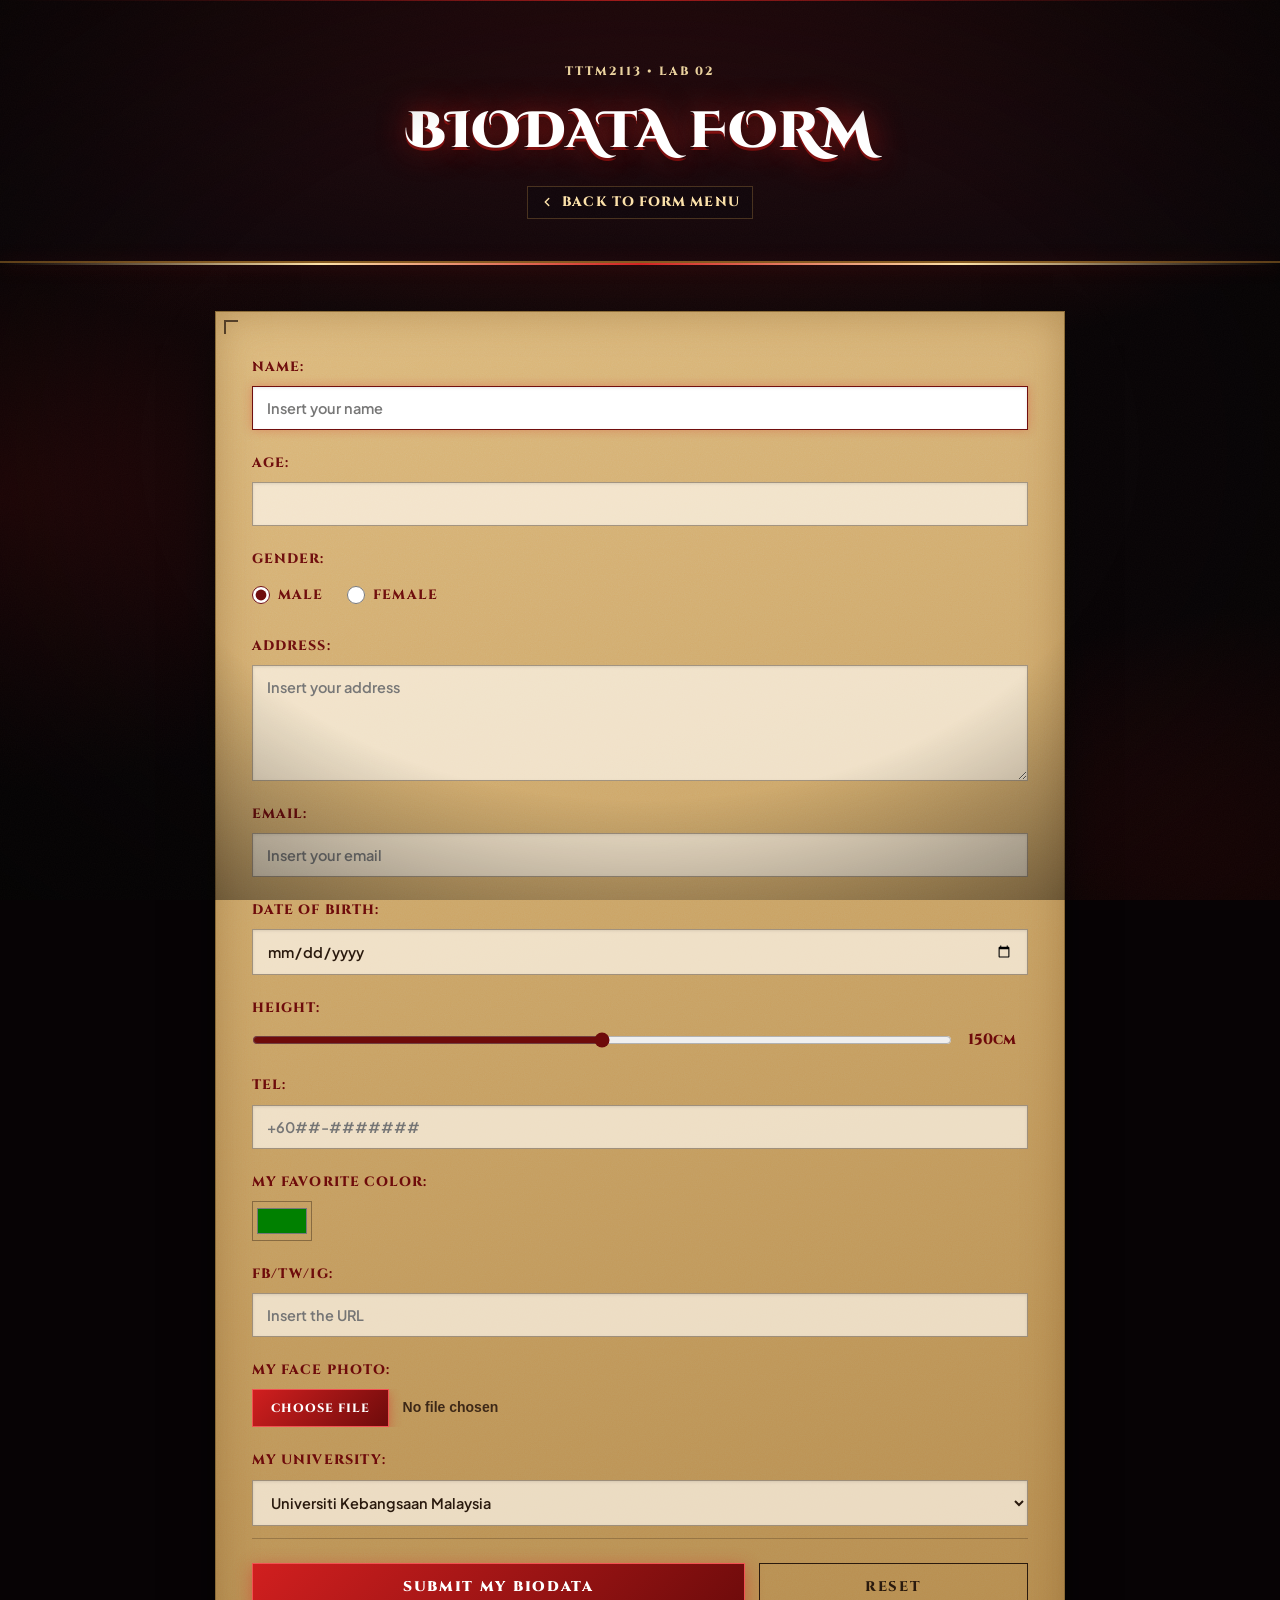
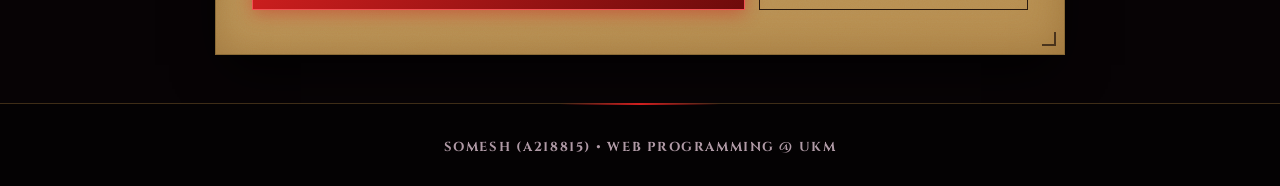
<file: lab-2/biodata.html>
<!DOCTYPE html>
<html lang="en">
<head>
  <meta charset="UTF-8">
  <meta name="viewport" content="width=device-width, initial-scale=1.0">
  <meta name="theme-color" content="#070305">
  <title>Biodata Form | Lab 02</title>

  <link rel="preconnect" href="https://fonts.googleapis.com">
  <link rel="preconnect" href="https://fonts.gstatic.com" crossorigin>
  <link href="https://fonts.googleapis.com/css2?family=Cinzel+Decorative:wght@700;900&family=Cinzel:wght@700;800;900&family=Plus+Jakarta+Sans:wght@400;500;600;700&display=swap" rel="stylesheet">

  <style>
    :root {
      --bg: #070305;
      --red: #d11f1f;
      --red-d: #6e0b0b;
      --glow: rgba(209,31,31,.45);
      --gold-l: #fce1a9;
      --gold: #d49f4c;
      --gold-d: #825b21;
      --paper: #e8d5b0;
      --paper-d: #c9ae7c;
      --ink: #2a1a0e;
      --text: #f0e2d3;
      --muted: #b09aa6;
      --line: rgba(212,159,76,.28);
      
      --heading-font: "Cinzel Decorative", "Cinzel", Georgia, serif;
      --body-font: "Plus Jakarta Sans", system-ui, sans-serif;
      --grain: url("data:image/svg+xml;utf8,<svg xmlns='http://www.w3.org/2000/svg' width='160' height='160'><filter id='n'><feTurbulence type='fractalNoise' baseFrequency='.85' numOctaves='2' stitchTiles='stitch'/><feColorMatrix values='0 0 0 0 1 0 0 0 0 .85 0 0 0 0 .6 0 0 0 .55 0'/></filter><rect width='100%' height='100%' filter='url(%23n)'/></svg>");
    }

    * {
      box-sizing: border-box;
      margin: 0;
      padding: 0;
    }

    body {
      font-family: var(--body-font);
      background-color: var(--bg);
      background-image:
        radial-gradient(ellipse 110% 720px at 50% -160px, rgba(209,31,31,.45), transparent 75%),
        radial-gradient(ellipse 620px 420px at 100% 100%, rgba(110,11,11,.38), transparent 70%),
        radial-gradient(ellipse 620px 420px at 0 55%, rgba(110,11,11,.26), transparent 70%);
      background-attachment: fixed;
      color: var(--text);
      line-height: 1.65;
      min-height: 100vh;
      display: flex;
      flex-direction: column;
      overflow-x: hidden;
    }

    body::before {
      content: "";
      position: fixed;
      inset: 0;
      background: var(--grain);
      opacity: .05;
      mix-blend-mode: screen;
      pointer-events: none;
      z-index: 50;
    }

    body::after {
      content: "";
      position: fixed;
      inset: 0;
      background: radial-gradient(ellipse at center, transparent 55%, rgba(0,0,0,.65));
      pointer-events: none;
      z-index: 49;
    }

    ::selection {
      background: var(--red);
      color: #fff;
    }

    /* HEADER */
    #header {
      position: relative;
      z-index: 2;
      padding: 56px 20px 42px;
      text-align: center;
      border-bottom: 2px solid var(--gold-d);
      background: rgba(12, 6, 10, 0.6);
    }

    #header::before {
      content: "";
      position: absolute;
      top: 0; left: 0; right: 0; height: 1px;
      background: linear-gradient(90deg, transparent, var(--red), transparent);
    }

    #header::after {
      content: "";
      position: absolute;
      bottom: -4px; left: 0; right: 0; height: 2px;
      background: linear-gradient(90deg, transparent, var(--gold-l), var(--red), var(--gold-l), transparent);
      box-shadow: 0 0 18px var(--glow);
    }

    .header-badge {
      font-family: "Cinzel", Georgia, serif;
      font-size: 12px;
      font-weight: 800;
      letter-spacing: 2px;
      text-transform: uppercase;
      color: var(--gold-l);
      margin-bottom: 8px;
      display: inline-block;
    }

    #title {
      font-family: var(--heading-font);
      font-size: clamp(2.2rem, 5vw, 3.2rem);
      font-weight: 900;
      letter-spacing: .04em;
      color: #ffffff;
      margin-bottom: 12px;
      text-transform: uppercase;
      text-shadow: 0 0 30px rgba(209,31,31,.7), 0 3px 0 var(--red-d), 0 6px 14px rgba(0,0,0,.95);
    }

    .back-link {
      display: inline-flex;
      align-items: center;
      gap: 8px;
      color: var(--gold-l);
      font-family: "Cinzel", Georgia, serif;
      font-size: 13.5px;
      font-weight: 800;
      letter-spacing: .08em;
      text-transform: uppercase;
      text-decoration: none;
      padding: 4px 12px;
      border: 1px solid var(--line);
      background: rgba(12, 6, 10, 0.6);
      transition: all 0.25s ease;
    }

    .back-link:hover {
      color: #ffffff;
      background: rgba(209, 31, 31, 0.2);
      border-color: var(--red);
      box-shadow: 0 0 12px var(--glow);
    }

    /* MAIN CONTENT & PARCHMENT FORM CARD */
    #content {
      position: relative;
      z-index: 2;
      flex: 1;
      width: 92%;
      max-width: 850px;
      margin: 48px auto;
      padding: 44px 36px;
      background: var(--paper);
      background-image: var(--grain), linear-gradient(165deg, #f3e4c3, var(--paper-d));
      background-blend-mode: multiply;
      border: 1px solid #8a6a36;
      box-shadow: 0 22px 48px -12px rgba(0,0,0,.95), inset 0 0 40px rgba(110,70,20,.35);
      color: var(--ink);
    }

    #content::before, #content::after {
      content: "";
      position: absolute;
      width: 12px;
      height: 12px;
      border: 2px solid var(--ink);
      opacity: .75;
      pointer-events: none;
    }
    #content::before { top: 8px; left: 8px; border-right: 0; border-bottom: 0; }
    #content::after { bottom: 8px; right: 8px; border-left: 0; border-top: 0; }

    .form-grid {
      display: grid;
      grid-template-columns: 1fr;
      gap: 22px;
    }

    .form-group {
      display: flex;
      flex-direction: column;
      gap: 8px;
    }

    .form-group label {
      font-family: "Cinzel", Georgia, serif;
      font-size: 13.5px;
      font-weight: 800;
      color: var(--red-d);
      letter-spacing: .08em;
      text-transform: uppercase;
    }

    /* FORM INPUTS & CONTROL STYLING */
    input[type="text"],
    input[type="number"],
    input[type="email"],
    input[type="date"],
    input[type="tel"],
    input[type="url"],
    textarea,
    select {
      width: 100%;
      padding: 12px 14px;
      background: rgba(255, 250, 240, 0.7);
      border: 1px solid rgba(42, 26, 14, 0.4);
      border-radius: 0;
      color: var(--ink);
      font-family: var(--body-font);
      font-size: 14.5px;
      font-weight: 600;
      outline: none;
      transition: all 0.25s ease;
      box-shadow: inset 0 1px 3px rgba(0,0,0,0.1);
    }

    input[type="text"]:focus,
    input[type="number"]:focus,
    input[type="email"]:focus,
    input[type="date"]:focus,
    input[type="tel"]:focus,
    input[type="url"]:focus,
    textarea:focus,
    select:focus {
      background: #ffffff;
      border-color: var(--red-d);
      box-shadow: 0 0 10px rgba(209, 31, 31, 0.3), inset 0 1px 3px rgba(0,0,0,0.1);
    }

    textarea {
      resize: vertical;
      min-height: 110px;
    }

    /* RADIO BUTTONS STYLING */
    .radio-group {
      display: flex;
      align-items: center;
      gap: 24px;
      padding: 6px 0;
    }

    .radio-option {
      display: inline-flex;
      align-items: center;
      gap: 8px;
      cursor: pointer;
      font-size: 15px;
      font-weight: 700;
      color: var(--ink);
    }

    .radio-option input[type="radio"] {
      accent-color: var(--red-d);
      width: 18px;
      height: 18px;
      cursor: pointer;
    }

    /* RANGE SLIDER STYLING */
    .range-wrap {
      display: flex;
      align-items: center;
      gap: 16px;
    }

    input[type="range"] {
      flex: 1;
      accent-color: var(--red-d);
      cursor: pointer;
    }

    output {
      font-family: "Cinzel", Georgia, serif;
      font-size: 15px;
      font-weight: 800;
      color: var(--red-d);
      min-width: 60px;
    }

    /* COLOR INPUT & FILE INPUT */
    input[type="color"] {
      width: 60px;
      height: 40px;
      border: 1px solid rgba(42, 26, 14, 0.4);
      background: transparent;
      cursor: pointer;
      padding: 2px;
    }

    input[type="file"] {
      color: #3d2817;
      font-size: 14px;
      font-weight: 600;
    }

    input[type="file"]::file-selector-button {
      padding: 10px 18px;
      background: linear-gradient(135deg, var(--red), var(--red-d));
      border: 1px solid #f25252;
      color: #ffffff;
      font-family: "Cinzel", Georgia, serif;
      font-size: 12px;
      font-weight: 800;
      text-transform: uppercase;
      letter-spacing: .08em;
      cursor: pointer;
      margin-right: 14px;
      transition: all 0.25s ease;
      box-shadow: 0 4px 12px var(--glow);
    }

    input[type="file"]::file-selector-button:hover {
      background: linear-gradient(135deg, #f03232, #a81919);
      border-color: var(--gold-l);
    }

    /* FORM BUTTONS */
    .form-actions {
      display: flex;
      gap: 14px;
      margin-top: 12px;
      padding-top: 24px;
      border-top: 1px solid rgba(42, 26, 14, 0.25);
    }

    button[type="submit"] {
      flex: 2;
      padding: 13px 22px;
      background: linear-gradient(135deg, var(--red), var(--red-d));
      border: 1px solid #f25252;
      color: #ffffff;
      font-family: "Cinzel", Georgia, serif;
      font-size: 14px;
      font-weight: 900;
      text-transform: uppercase;
      letter-spacing: .12em;
      cursor: pointer;
      box-shadow: 0 4px 18px var(--glow);
      transition: all 0.25s ease;
    }

    button[type="submit"]:hover {
      background: linear-gradient(135deg, #f03232, #a81919);
      border-color: var(--gold-l);
      transform: translateY(-2px);
      box-shadow: 0 8px 28px rgba(209, 31, 31, .7);
    }

    button[type="reset"] {
      flex: 1;
      padding: 13px 22px;
      background: transparent;
      border: 1px solid var(--ink);
      color: var(--ink);
      font-family: "Cinzel", Georgia, serif;
      font-size: 14px;
      font-weight: 800;
      text-transform: uppercase;
      letter-spacing: .12em;
      cursor: pointer;
      transition: all 0.25s ease;
    }

    button[type="reset"]:hover {
      background: rgba(42, 26, 14, 0.12);
      border-color: var(--red-d);
      color: var(--red-d);
    }

    /* FOOTER */
    #footer {
      position: relative;
      z-index: 2;
      background-color: #040203;
      color: var(--muted);
      padding: 28px 20px;
      text-align: center;
      border-top: 1px solid var(--line);
    }

    #footer::before {
      content: "";
      position: absolute;
      top: -1px; left: 50%;
      width: 160px; height: 2px;
      margin-left: -80px;
      background: linear-gradient(90deg, transparent, var(--red), transparent);
    }

    #footnote {
      font-family: "Cinzel", Georgia, serif;
      font-size: 13px;
      font-weight: 700;
      letter-spacing: .12em;
      color: var(--muted);
      text-transform: uppercase;
    }

    /* RESPONSIVE LAYOUT */
    @media (max-width: 600px) {
      #header { padding: 36px 15px 24px; }
      #content { width: 90%; margin: 32px auto; padding: 28px 20px; }
      .form-actions { flex-direction: column; }
    }
  </style>
</head>

<body>

  <!-- Header -->
  <div id="header">
    <span class="header-badge">TTTM2113 &bull; Lab 02</span>
    <h1 id="title">Biodata Form</h1>
    <a href="index.html" class="back-link">
      <svg width="14" height="14" viewBox="0 0 24 24" fill="none" stroke="currentColor" stroke-width="2.5" stroke-linecap="round" stroke-linejoin="round"><path d="m15 18-6-6 6-6"></path></svg>
      <span>Back to Form Menu</span>
    </a>
  </div>

  <!-- Main Content -->
  <div id="content">

    <form action="http://lrgs.ftsm.ukm.my/users/a123456/lab-2/validate_biodata.php" method="post" enctype="multipart/form-data">
      
      <div class="form-grid">

        <!-- Name -->
        <div class="form-group">
          <label for="name">Name:</label>
          <input type="text" id="name" name="name" placeholder="Insert your name"
                 pattern="[A-Z][a-z]+(\s[A-Z][a-z]+)*"
                 title="Name must be in Title Case, e.g. Mohammad Faidzul Nasrudin"
                 autofocus required>
        </div>

        <!-- Age -->
        <div class="form-group">
          <label for="age">Age:</label>
          <input type="number" id="age" name="age" min="0" max="100" step="1" required>
        </div>

        <!-- Gender -->
        <div class="form-group">
          <label>Gender:</label>
          <div class="radio-group">
            <label for="male" class="radio-option">
              <input type="radio" name="gender" id="male" value="male" checked required>
              <span>Male</span>
            </label>
            <label for="female" class="radio-option">
              <input type="radio" name="gender" id="female" value="female">
              <span>Female</span>
            </label>
          </div>
        </div>

        <!-- Address -->
        <div class="form-group">
          <label for="address">Address:</label>
          <textarea id="address" name="address" cols="50" rows="5" placeholder="Insert your address" required></textarea>
        </div>

        <!-- Email -->
        <div class="form-group">
          <label for="email">Email:</label>
          <input type="email" id="email" name="email" placeholder="Insert your email"
                 pattern="[^@\s]+@([A-Za-z0-9\-]+\.)*ukm\.[A-Za-z.]+"
                 title="Email must contain ukm, e.g. mfn@ukm.edu.my"
                 required>
        </div>

        <!-- Date of Birth -->
        <div class="form-group">
          <label for="dob">Date of Birth:</label>
          <input type="date" id="dob" name="dob" required>
        </div>

        <!-- Height -->
        <div class="form-group">
          <label for="heightId">Height:</label>
          <div class="range-wrap">
            <input type="range" name="height" id="heightId" min="100" max="200" value="150"
                   oninput="outputID.value = heightId.value + 'cm'" required>
            <output name="outputName" id="outputID">150cm</output>
          </div>
        </div>

        <!-- Tel -->
        <div class="form-group">
          <label for="phone">Tel:</label>
          <input type="tel" id="phone" name="phone" placeholder="+60##-#######"
                 pattern="(\+60|0060)[0-9\-]{8,12}"
                 title="Phone number must begin with +60 or 0060, e.g. +6012-2646234"
                 required>
        </div>

        <!-- My Favorite Color -->
        <div class="form-group">
          <label for="color">My Favorite Color:</label>
          <input type="color" id="color" name="color" value="#008000" required>
        </div>

        <!-- Social URL -->
        <div class="form-group">
          <label for="fbtwig">Fb/TW/IG:</label>
          <input type="url" id="fbtwig" name="fbtwig" placeholder="Insert the URL" required>
        </div>

        <!-- Face Photo -->
        <div class="form-group">
          <label for="photo">My Face Photo:</label>
          <input type="file" id="photo" name="photo" accept="image/*" required>
        </div>

        <!-- University -->
        <div class="form-group">
          <label for="university">My University:</label>
          <select id="university" name="university" required>
            <option value="">Select</option>
            <option value="UPM">Universiti Putra Malaysia</option>
            <option value="UKM" selected>Universiti Kebangsaan Malaysia</option>
            <option value="UM">Universiti Malaya</option>
            <option value="USM">Universiti Sains Malaysia</option>
            <option value="UTM">Universiti Teknologi Malaysia</option>
          </select>
        </div>

      </div>

      <input type="hidden" name="matricnum" value="a218815">

      <div class="form-actions">
        <button type="submit" name="biodata_form" value="Submit My Biodata">Submit My Biodata</button>
        <button type="reset">Reset</button>
      </div>

    </form>

  </div>

  <!-- Footer -->
  <div id="footer">
    <span id="footnote">Somesh (A218815) &bull; Web Programming &#64; UKM</span>
  </div>

  <!-- Sound System -->
  <script>
  (function () {
    var AC = window.AudioContext || window.webkitAudioContext;
    if (!AC) return;
    var ctx, master;
    function init() {
      if (!ctx) {
        ctx = new AC();
        master = ctx.createGain();
        master.gain.value = 0.5;
        master.connect(ctx.destination);
      }
      if (ctx.state === 'suspended') ctx.resume();
    }
    function env(g, t, peak, dur) {
      g.gain.setValueAtTime(0.0001, t);
      g.gain.exponentialRampToValueAtTime(peak, t + 0.004);
      g.gain.exponentialRampToValueAtTime(0.0001, t + dur);
    }
    function tone(type, f0, f1, dur, peak) {
      var t = ctx.currentTime, o = ctx.createOscillator(), g = ctx.createGain();
      o.type = type;
      o.frequency.setValueAtTime(f0, t);
      o.frequency.exponentialRampToValueAtTime(f1, t + dur);
      env(g, t, peak, dur);
      o.connect(g).connect(master);
      o.start(t); o.stop(t + dur + 0.02);
    }
    function noise(dur, peak, freq, q) {
      var t = ctx.currentTime, n = Math.floor(ctx.sampleRate * dur);
      var b = ctx.createBuffer(1, n, ctx.sampleRate), d = b.getChannelData(0);
      for (var i = 0; i < n; i++) d[i] = Math.random() * 2 - 1;
      var s = ctx.createBufferSource(), f = ctx.createBiquadFilter(), g = ctx.createGain();
      s.buffer = b; f.type = 'bandpass'; f.frequency.value = freq; f.Q.value = q;
      env(g, t, peak, dur);
      s.connect(f).connect(g).connect(master);
      s.start(t);
    }
    function playHover() { init(); tone('triangle', 620, 380, 0.06, 0.10); noise(0.04, 0.06, 2500, 1.2); }
    function playClick() { init(); tone('sine', 170, 55, 0.22, 0.55); tone('triangle', 900, 420, 0.05, 0.18); noise(0.06, 0.18, 1800, 0.9); }

    ['pointerdown', 'keydown', 'touchstart'].forEach(function (ev) {
      addEventListener(ev, init, { once: true, passive: true });
    });

    document.querySelectorAll('a, button, input[type="file"]::-webkit-file-upload-button').forEach(function (el) {
      el.addEventListener('pointerenter', function (e) { if (e.pointerType === 'mouse') playHover(); });
      el.addEventListener('click', playClick);
    });
  })();
  </script>

</body>
</html>
</file>
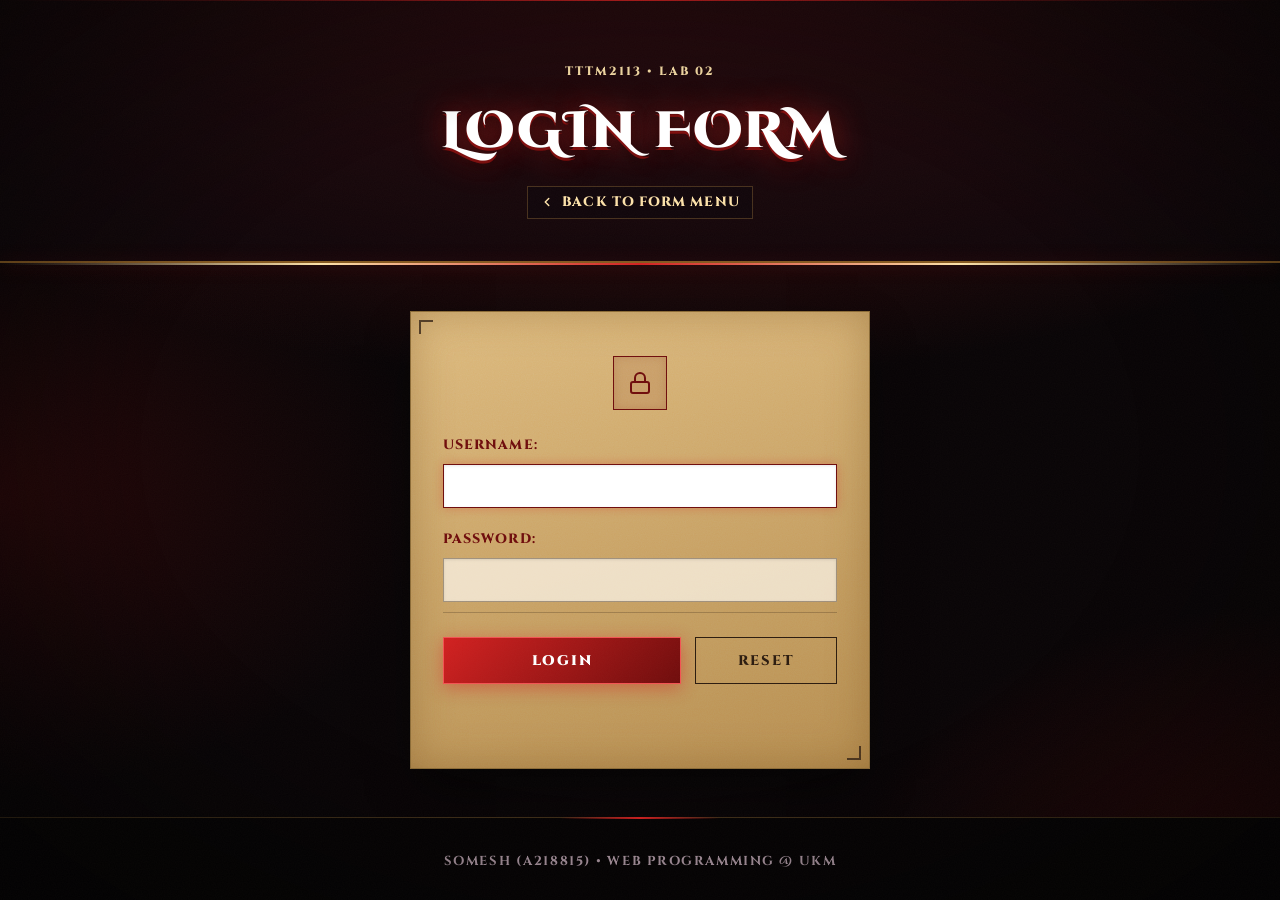
<file: lab-2/login.html>
<!DOCTYPE html>
<html lang="en">
<head>
  <meta charset="UTF-8">
  <meta name="viewport" content="width=device-width, initial-scale=1.0">
  <meta name="theme-color" content="#070305">
  <title>Login Form | Lab 02</title>

  <link rel="preconnect" href="https://fonts.googleapis.com">
  <link rel="preconnect" href="https://fonts.gstatic.com" crossorigin>
  <link href="https://fonts.googleapis.com/css2?family=Cinzel+Decorative:wght@700;900&family=Cinzel:wght@700;800;900&family=Plus+Jakarta+Sans:wght@400;500;600;700&display=swap" rel="stylesheet">

  <style>
    :root {
      --bg: #070305;
      --red: #d11f1f;
      --red-d: #6e0b0b;
      --glow: rgba(209,31,31,.45);
      --gold-l: #fce1a9;
      --gold: #d49f4c;
      --gold-d: #825b21;
      --paper: #e8d5b0;
      --paper-d: #c9ae7c;
      --ink: #2a1a0e;
      --text: #f0e2d3;
      --muted: #b09aa6;
      --line: rgba(212,159,76,.28);
      
      --heading-font: "Cinzel Decorative", "Cinzel", Georgia, serif;
      --body-font: "Plus Jakarta Sans", system-ui, sans-serif;
      --grain: url("data:image/svg+xml;utf8,<svg xmlns='http://www.w3.org/2000/svg' width='160' height='160'><filter id='n'><feTurbulence type='fractalNoise' baseFrequency='.85' numOctaves='2' stitchTiles='stitch'/><feColorMatrix values='0 0 0 0 1 0 0 0 0 .85 0 0 0 0 .6 0 0 0 .55 0'/></filter><rect width='100%' height='100%' filter='url(%23n)'/></svg>");
    }

    * {
      box-sizing: border-box;
      margin: 0;
      padding: 0;
    }

    body {
      font-family: var(--body-font);
      background-color: var(--bg);
      background-image:
        radial-gradient(ellipse 110% 720px at 50% -160px, rgba(209,31,31,.45), transparent 75%),
        radial-gradient(ellipse 620px 420px at 100% 100%, rgba(110,11,11,.38), transparent 70%),
        radial-gradient(ellipse 620px 420px at 0 55%, rgba(110,11,11,.26), transparent 70%);
      background-attachment: fixed;
      color: var(--text);
      line-height: 1.65;
      min-height: 100vh;
      display: flex;
      flex-direction: column;
      overflow-x: hidden;
    }

    body::before {
      content: "";
      position: fixed;
      inset: 0;
      background: var(--grain);
      opacity: .05;
      mix-blend-mode: screen;
      pointer-events: none;
      z-index: 50;
    }

    body::after {
      content: "";
      position: fixed;
      inset: 0;
      background: radial-gradient(ellipse at center, transparent 55%, rgba(0,0,0,.65));
      pointer-events: none;
      z-index: 49;
    }

    ::selection {
      background: var(--red);
      color: #fff;
    }

    /* HEADER */
    #header {
      position: relative;
      z-index: 2;
      padding: 56px 20px 42px;
      text-align: center;
      border-bottom: 2px solid var(--gold-d);
      background: rgba(12, 6, 10, 0.6);
    }

    #header::before {
      content: "";
      position: absolute;
      top: 0; left: 0; right: 0; height: 1px;
      background: linear-gradient(90deg, transparent, var(--red), transparent);
    }

    #header::after {
      content: "";
      position: absolute;
      bottom: -4px; left: 0; right: 0; height: 2px;
      background: linear-gradient(90deg, transparent, var(--gold-l), var(--red), var(--gold-l), transparent);
      box-shadow: 0 0 18px var(--glow);
    }

    .header-badge {
      font-family: "Cinzel", Georgia, serif;
      font-size: 12px;
      font-weight: 800;
      letter-spacing: 2px;
      text-transform: uppercase;
      color: var(--gold-l);
      margin-bottom: 8px;
      display: inline-block;
    }

    #title {
      font-family: var(--heading-font);
      font-size: clamp(2.2rem, 5vw, 3.2rem);
      font-weight: 900;
      letter-spacing: .04em;
      color: #ffffff;
      margin-bottom: 12px;
      text-transform: uppercase;
      text-shadow: 0 0 30px rgba(209,31,31,.7), 0 3px 0 var(--red-d), 0 6px 14px rgba(0,0,0,.95);
    }

    .back-link {
      display: inline-flex;
      align-items: center;
      gap: 8px;
      color: var(--gold-l);
      font-family: "Cinzel", Georgia, serif;
      font-size: 13.5px;
      font-weight: 800;
      letter-spacing: .08em;
      text-transform: uppercase;
      text-decoration: none;
      padding: 4px 12px;
      border: 1px solid var(--line);
      background: rgba(12, 6, 10, 0.6);
      transition: all 0.25s ease;
    }

    .back-link:hover {
      color: #ffffff;
      background: rgba(209, 31, 31, 0.2);
      border-color: var(--red);
      box-shadow: 0 0 12px var(--glow);
    }

    /* MAIN CONTENT & PARCHMENT LOGIN CARD */
    #content {
      position: relative;
      z-index: 2;
      flex: 1;
      width: 90%;
      max-width: 460px;
      margin: 48px auto;
      padding: 44px 32px;
      background: var(--paper);
      background-image: var(--grain), linear-gradient(165deg, #f3e4c3, var(--paper-d));
      background-blend-mode: multiply;
      border: 1px solid #8a6a36;
      box-shadow: 0 22px 48px -12px rgba(0,0,0,.95), inset 0 0 40px rgba(110,70,20,.35);
      color: var(--ink);
    }

    #content::before, #content::after {
      content: "";
      position: absolute;
      width: 12px;
      height: 12px;
      border: 2px solid var(--ink);
      opacity: .75;
      pointer-events: none;
    }
    #content::before { top: 8px; left: 8px; border-right: 0; border-bottom: 0; }
    #content::after { bottom: 8px; right: 8px; border-left: 0; border-top: 0; }

    .login-icon {
      width: 54px;
      height: 54px;
      margin: 0 auto 24px;
      background: rgba(110, 11, 11, 0.1);
      border: 1px solid var(--red-d);
      color: var(--red-d);
      display: flex;
      align-items: center;
      justify-content: center;
      box-shadow: inset 0 0 10px rgba(110, 11, 11, 0.15);
    }

    .form-grid {
      display: flex;
      flex-direction: column;
      gap: 20px;
    }

    .form-group {
      display: flex;
      flex-direction: column;
      gap: 8px;
    }

    .form-group label {
      font-family: "Cinzel", Georgia, serif;
      font-size: 13.5px;
      font-weight: 800;
      color: var(--red-d);
      letter-spacing: .08em;
      text-transform: uppercase;
    }

    /* INPUT STYLING */
    input[type="text"],
    input[type="password"] {
      width: 100%;
      padding: 12px 14px;
      background: rgba(255, 250, 240, 0.7);
      border: 1px solid rgba(42, 26, 14, 0.4);
      border-radius: 0;
      color: var(--ink);
      font-family: var(--body-font);
      font-size: 14.5px;
      font-weight: 600;
      outline: none;
      transition: all 0.25s ease;
      box-shadow: inset 0 1px 3px rgba(0,0,0,0.1);
    }

    input[type="text"]:focus,
    input[type="password"]:focus {
      background: #ffffff;
      border-color: var(--red-d);
      box-shadow: 0 0 10px rgba(209, 31, 31, 0.3), inset 0 1px 3px rgba(0,0,0,0.1);
    }

    /* BUTTONS STYLING */
    .form-actions {
      display: flex;
      gap: 14px;
      margin-top: 10px;
      padding-top: 24px;
      border-top: 1px solid rgba(42, 26, 14, 0.25);
    }

    input[type="submit"] {
      flex: 2;
      padding: 13px 22px;
      background: linear-gradient(135deg, var(--red), var(--red-d));
      border: 1px solid #f25252;
      color: #ffffff;
      font-family: "Cinzel", Georgia, serif;
      font-size: 14px;
      font-weight: 900;
      text-transform: uppercase;
      letter-spacing: .12em;
      cursor: pointer;
      box-shadow: 0 4px 18px var(--glow);
      transition: all 0.25s ease;
    }

    input[type="submit"]:hover {
      background: linear-gradient(135deg, #f03232, #a81919);
      border-color: var(--gold-l);
      transform: translateY(-2px);
      box-shadow: 0 8px 28px rgba(209, 31, 31, .7);
    }

    input[type="reset"] {
      flex: 1;
      padding: 13px 22px;
      background: transparent;
      border: 1px solid var(--ink);
      color: var(--ink);
      font-family: "Cinzel", Georgia, serif;
      font-size: 14px;
      font-weight: 800;
      text-transform: uppercase;
      letter-spacing: .12em;
      cursor: pointer;
      transition: all 0.25s ease;
    }

    input[type="reset"]:hover {
      background: rgba(42, 26, 14, 0.12);
      border-color: var(--red-d);
      color: var(--red-d);
    }

    /* FOOTER */
    #footer {
      position: relative;
      z-index: 2;
      background-color: #040203;
      color: var(--muted);
      padding: 28px 20px;
      text-align: center;
      border-top: 1px solid var(--line);
    }

    #footer::before {
      content: "";
      position: absolute;
      top: -1px; left: 50%;
      width: 160px; height: 2px;
      margin-left: -80px;
      background: linear-gradient(90deg, transparent, var(--red), transparent);
    }

    #footnote {
      font-family: "Cinzel", Georgia, serif;
      font-size: 13px;
      font-weight: 700;
      letter-spacing: .12em;
      color: var(--muted);
      text-transform: uppercase;
    }

    @media (max-width: 600px) {
      #header { padding: 36px 15px 24px; }
      #content { margin: 32px auto; padding: 28px 20px; }
      .form-actions { flex-direction: column; }
    }
  </style>
</head>

<body>

  <!-- Header -->
  <div id="header">
    <span class="header-badge">TTTM2113 &bull; Lab 02</span>
    <h1 id="title">Login Form</h1>
    <a href="index.html" class="back-link">
      <svg width="14" height="14" viewBox="0 0 24 24" fill="none" stroke="currentColor" stroke-width="2.5" stroke-linecap="round" stroke-linejoin="round"><path d="m15 18-6-6 6-6"></path></svg>
      <span>Back to Form Menu</span>
    </a>
  </div>

  <!-- Main Content -->
  <div id="content">

    <div class="login-icon">
      <svg width="24" height="24" viewBox="0 0 24 24" fill="none" stroke="currentColor" stroke-width="2" stroke-linecap="round" stroke-linejoin="round"><rect x="3" y="11" width="18" height="11" rx="2" ry="2"></rect><path d="M7 11V7a5 5 0 0 1 10 0v4"></path></svg>
    </div>

    <form action="http://lrgs.ftsm.ukm.my/users/a123456/lab-2/process_login.php" method="post">
      
      <div class="form-grid">

        <div class="form-group">
          <label for="username">Username:</label>
          <input type="text" id="username" name="username" autofocus required>
        </div>

        <div class="form-group">
          <label for="password">Password:</label>
          <input type="password" id="password" name="password" required>
        </div>

      </div>

      <input type="hidden" name="matricnum" value="a218815">

      <div class="form-actions">
        <input type="submit" name="login_form" value="Login">
        <input type="reset" value="Reset">
      </div>

    </form>

  </div>

  <!-- Footer -->
  <div id="footer">
    <span id="footnote">Somesh (A218815) &bull; Web Programming &#64; UKM</span>
  </div>

  <!-- Sound System -->
  <script>
  (function () {
    var AC = window.AudioContext || window.webkitAudioContext;
    if (!AC) return;
    var ctx, master;
    function init() {
      if (!ctx) {
        ctx = new AC();
        master = ctx.createGain();
        master.gain.value = 0.5;
        master.connect(ctx.destination);
      }
      if (ctx.state === 'suspended') ctx.resume();
    }
    function env(g, t, peak, dur) {
      g.gain.setValueAtTime(0.0001, t);
      g.gain.exponentialRampToValueAtTime(peak, t + 0.004);
      g.gain.exponentialRampToValueAtTime(0.0001, t + dur);
    }
    function tone(type, f0, f1, dur, peak) {
      var t = ctx.currentTime, o = ctx.createOscillator(), g = ctx.createGain();
      o.type = type;
      o.frequency.setValueAtTime(f0, t);
      o.frequency.exponentialRampToValueAtTime(f1, t + dur);
      env(g, t, peak, dur);
      o.connect(g).connect(master);
      o.start(t); o.stop(t + dur + 0.02);
    }
    function noise(dur, peak, freq, q) {
      var t = ctx.currentTime, n = Math.floor(ctx.sampleRate * dur);
      var b = ctx.createBuffer(1, n, ctx.sampleRate), d = b.getChannelData(0);
      for (var i = 0; i < n; i++) d[i] = Math.random() * 2 - 1;
      var s = ctx.createBufferSource(), f = ctx.createBiquadFilter(), g = ctx.createGain();
      s.buffer = b; f.type = 'bandpass'; f.frequency.value = freq; f.Q.value = q;
      env(g, t, peak, dur);
      s.connect(f).connect(g).connect(master);
      s.start(t);
    }
    function playHover() { init(); tone('triangle', 620, 380, 0.06, 0.10); noise(0.04, 0.06, 2500, 1.2); }
    function playClick() { init(); tone('sine', 170, 55, 0.22, 0.55); tone('triangle', 900, 420, 0.05, 0.18); noise(0.06, 0.18, 1800, 0.9); }

    ['pointerdown', 'keydown', 'touchstart'].forEach(function (ev) {
      addEventListener(ev, init, { once: true, passive: true });
    });

    document.querySelectorAll('a, button, input').forEach(function (el) {
      el.addEventListener('pointerenter', function (e) { if (e.pointerType === 'mouse') playHover(); });
      el.addEventListener('click', playClick);
    });
  })();
  </script>

</body>
</html>
</file>
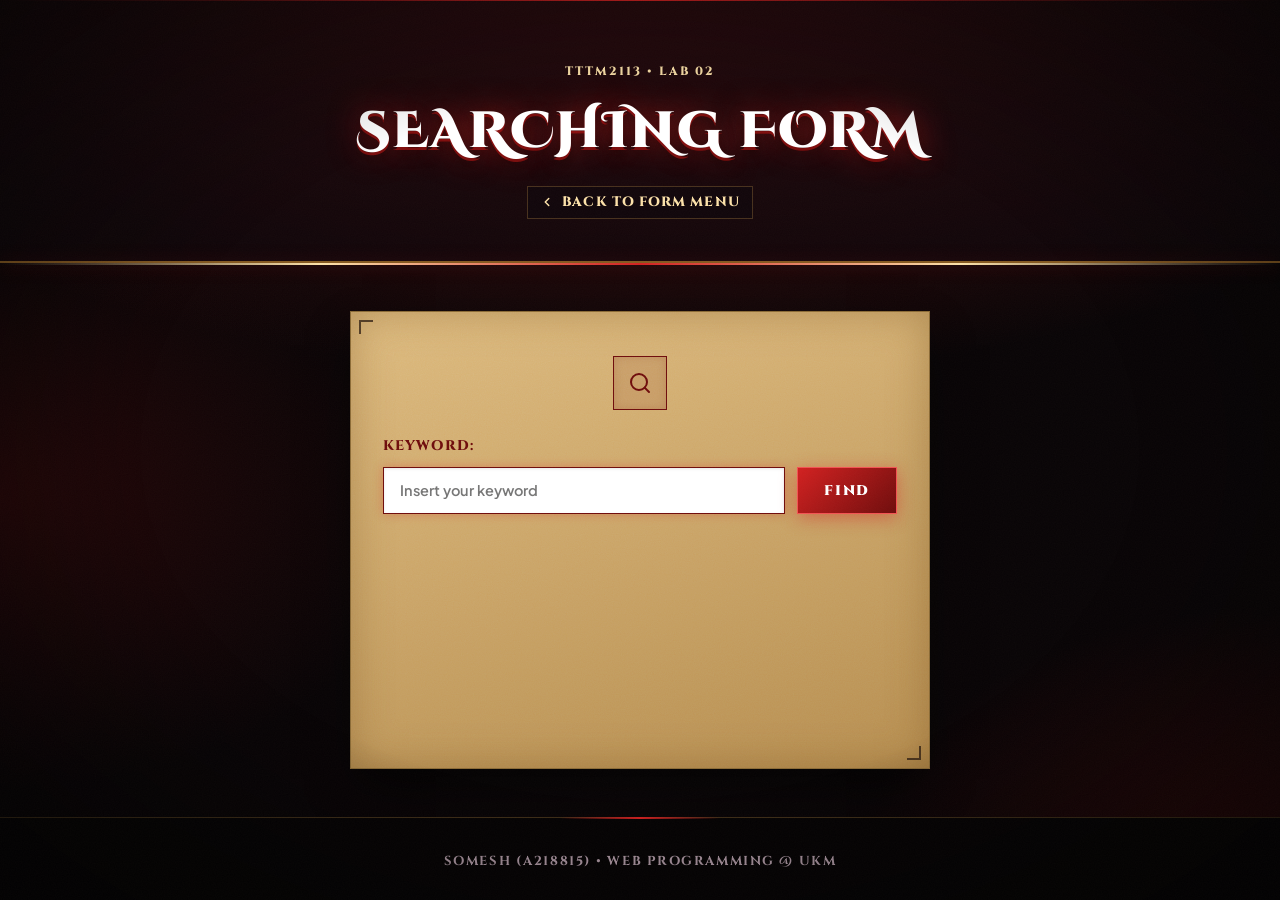
<file: lab-2/search.html>
<!DOCTYPE html>
<html lang="en">
<head>
  <meta charset="UTF-8">
  <meta name="viewport" content="width=device-width, initial-scale=1.0">
  <meta name="theme-color" content="#070305">
  <title>Searching Form | Lab 02</title>

  <link rel="preconnect" href="https://fonts.googleapis.com">
  <link rel="preconnect" href="https://fonts.gstatic.com" crossorigin>
  <link href="https://fonts.googleapis.com/css2?family=Cinzel+Decorative:wght@700;900&family=Cinzel:wght@700;800;900&family=Plus+Jakarta+Sans:wght@400;500;600;700&display=swap" rel="stylesheet">

  <style>
    :root {
      --bg: #070305;
      --red: #d11f1f;
      --red-d: #6e0b0b;
      --glow: rgba(209,31,31,.45);
      --gold-l: #fce1a9;
      --gold: #d49f4c;
      --gold-d: #825b21;
      --paper: #e8d5b0;
      --paper-d: #c9ae7c;
      --ink: #2a1a0e;
      --text: #f0e2d3;
      --muted: #b09aa6;
      --line: rgba(212,159,76,.28);
      
      --heading-font: "Cinzel Decorative", "Cinzel", Georgia, serif;
      --body-font: "Plus Jakarta Sans", system-ui, sans-serif;
      --grain: url("data:image/svg+xml;utf8,<svg xmlns='http://www.w3.org/2000/svg' width='160' height='160'><filter id='n'><feTurbulence type='fractalNoise' baseFrequency='.85' numOctaves='2' stitchTiles='stitch'/><feColorMatrix values='0 0 0 0 1 0 0 0 0 .85 0 0 0 0 .6 0 0 0 .55 0'/></filter><rect width='100%' height='100%' filter='url(%23n)'/></svg>");
    }

    * {
      box-sizing: border-box;
      margin: 0;
      padding: 0;
    }

    body {
      font-family: var(--body-font);
      background-color: var(--bg);
      background-image:
        radial-gradient(ellipse 110% 720px at 50% -160px, rgba(209,31,31,.45), transparent 75%),
        radial-gradient(ellipse 620px 420px at 100% 100%, rgba(110,11,11,.38), transparent 70%),
        radial-gradient(ellipse 620px 420px at 0 55%, rgba(110,11,11,.26), transparent 70%);
      background-attachment: fixed;
      color: var(--text);
      line-height: 1.65;
      min-height: 100vh;
      display: flex;
      flex-direction: column;
      overflow-x: hidden;
    }

    body::before {
      content: "";
      position: fixed;
      inset: 0;
      background: var(--grain);
      opacity: .05;
      mix-blend-mode: screen;
      pointer-events: none;
      z-index: 50;
    }

    body::after {
      content: "";
      position: fixed;
      inset: 0;
      background: radial-gradient(ellipse at center, transparent 55%, rgba(0,0,0,.65));
      pointer-events: none;
      z-index: 49;
    }

    ::selection {
      background: var(--red);
      color: #fff;
    }

    /* HEADER */
    #header {
      position: relative;
      z-index: 2;
      padding: 56px 20px 42px;
      text-align: center;
      border-bottom: 2px solid var(--gold-d);
      background: rgba(12, 6, 10, 0.6);
    }

    #header::before {
      content: "";
      position: absolute;
      top: 0; left: 0; right: 0; height: 1px;
      background: linear-gradient(90deg, transparent, var(--red), transparent);
    }

    #header::after {
      content: "";
      position: absolute;
      bottom: -4px; left: 0; right: 0; height: 2px;
      background: linear-gradient(90deg, transparent, var(--gold-l), var(--red), var(--gold-l), transparent);
      box-shadow: 0 0 18px var(--glow);
    }

    .header-badge {
      font-family: "Cinzel", Georgia, serif;
      font-size: 12px;
      font-weight: 800;
      letter-spacing: 2px;
      text-transform: uppercase;
      color: var(--gold-l);
      margin-bottom: 8px;
      display: inline-block;
    }

    #title {
      font-family: var(--heading-font);
      font-size: clamp(2.2rem, 5vw, 3.2rem);
      font-weight: 900;
      letter-spacing: .04em;
      color: #ffffff;
      margin-bottom: 12px;
      text-transform: uppercase;
      text-shadow: 0 0 30px rgba(209,31,31,.7), 0 3px 0 var(--red-d), 0 6px 14px rgba(0,0,0,.95);
    }

    .back-link {
      display: inline-flex;
      align-items: center;
      gap: 8px;
      color: var(--gold-l);
      font-family: "Cinzel", Georgia, serif;
      font-size: 13.5px;
      font-weight: 800;
      letter-spacing: .08em;
      text-transform: uppercase;
      text-decoration: none;
      padding: 4px 12px;
      border: 1px solid var(--line);
      background: rgba(12, 6, 10, 0.6);
      transition: all 0.25s ease;
    }

    .back-link:hover {
      color: #ffffff;
      background: rgba(209, 31, 31, 0.2);
      border-color: var(--red);
      box-shadow: 0 0 12px var(--glow);
    }

    /* MAIN CONTENT & PARCHMENT SEARCH CARD */
    #content {
      position: relative;
      z-index: 2;
      flex: 1;
      width: 90%;
      max-width: 580px;
      margin: 48px auto;
      padding: 44px 32px;
      background: var(--paper);
      background-image: var(--grain), linear-gradient(165deg, #f3e4c3, var(--paper-d));
      background-blend-mode: multiply;
      border: 1px solid #8a6a36;
      box-shadow: 0 22px 48px -12px rgba(0,0,0,.95), inset 0 0 40px rgba(110,70,20,.35);
      color: var(--ink);
    }

    #content::before, #content::after {
      content: "";
      position: absolute;
      width: 12px;
      height: 12px;
      border: 2px solid var(--ink);
      opacity: .75;
      pointer-events: none;
    }
    #content::before { top: 8px; left: 8px; border-right: 0; border-bottom: 0; }
    #content::after { bottom: 8px; right: 8px; border-left: 0; border-top: 0; }

    .search-icon {
      width: 54px;
      height: 54px;
      margin: 0 auto 24px;
      background: rgba(110, 11, 11, 0.1);
      border: 1px solid var(--red-d);
      color: var(--red-d);
      display: flex;
      align-items: center;
      justify-content: center;
      box-shadow: inset 0 0 10px rgba(110, 11, 11, 0.15);
    }

    .form-group {
      display: flex;
      flex-direction: column;
      gap: 10px;
    }

    .form-group label {
      font-family: "Cinzel", Georgia, serif;
      font-size: 14px;
      font-weight: 800;
      color: var(--red-d);
      letter-spacing: .08em;
      text-transform: uppercase;
    }

    /* SEARCH INPUT & BUTTON INLINE GROUP */
    .search-input-wrap {
      display: flex;
      gap: 12px;
    }

    input[type="search"] {
      flex: 1;
      padding: 13px 16px;
      background: rgba(255, 250, 240, 0.7);
      border: 1px solid rgba(42, 26, 14, 0.4);
      border-radius: 0;
      color: var(--ink);
      font-family: var(--body-font);
      font-size: 14.5px;
      font-weight: 600;
      outline: none;
      transition: all 0.25s ease;
      box-shadow: inset 0 1px 3px rgba(0,0,0,0.1);
    }

    input[type="search"]:focus {
      background: #ffffff;
      border-color: var(--red-d);
      box-shadow: 0 0 10px rgba(209, 31, 31, 0.3), inset 0 1px 3px rgba(0,0,0,0.1);
    }

    input[type="submit"] {
      padding: 13px 26px;
      background: linear-gradient(135deg, var(--red), var(--red-d));
      border: 1px solid #f25252;
      color: #ffffff;
      font-family: "Cinzel", Georgia, serif;
      font-size: 14px;
      font-weight: 900;
      text-transform: uppercase;
      letter-spacing: .12em;
      cursor: pointer;
      box-shadow: 0 4px 18px var(--glow);
      transition: all 0.25s ease;
    }

    input[type="submit"]:hover {
      background: linear-gradient(135deg, #f03232, #a81919);
      border-color: var(--gold-l);
      transform: translateY(-2px);
      box-shadow: 0 8px 28px rgba(209, 31, 31, .7);
    }

    /* FOOTER */
    #footer {
      position: relative;
      z-index: 2;
      background-color: #040203;
      color: var(--muted);
      padding: 28px 20px;
      text-align: center;
      border-top: 1px solid var(--line);
    }

    #footer::before {
      content: "";
      position: absolute;
      top: -1px; left: 50%;
      width: 160px; height: 2px;
      margin-left: -80px;
      background: linear-gradient(90deg, transparent, var(--red), transparent);
    }

    #footnote {
      font-family: "Cinzel", Georgia, serif;
      font-size: 13px;
      font-weight: 700;
      letter-spacing: .12em;
      color: var(--muted);
      text-transform: uppercase;
    }

    @media (max-width: 600px) {
      #header { padding: 36px 15px 24px; }
      #content { margin: 32px auto; padding: 28px 20px; }
      .search-input-wrap { flex-direction: column; }
    }
  </style>
</head>

<body>

  <!-- Header -->
  <div id="header">
    <span class="header-badge">TTTM2113 &bull; Lab 02</span>
    <h1 id="title">Searching Form</h1>
    <a href="index.html" class="back-link">
      <svg width="14" height="14" viewBox="0 0 24 24" fill="none" stroke="currentColor" stroke-width="2.5" stroke-linecap="round" stroke-linejoin="round"><path d="m15 18-6-6 6-6"></path></svg>
      <span>Back to Form Menu</span>
    </a>
  </div>

  <!-- Main Content -->
  <div id="content">

    <div class="search-icon">
      <svg width="24" height="24" viewBox="0 0 24 24" fill="none" stroke="currentColor" stroke-width="2" stroke-linecap="round" stroke-linejoin="round"><circle cx="11" cy="11" r="8"></circle><line x1="21" y1="21" x2="16.65" y2="16.65"></line></svg>
    </div>

    <form action="http://lrgs.ftsm.ukm.my/users/a123456/lab-2/process_search.php" method="post">
      
      <div class="form-group">
        <label for="keyword">Keyword:</label>
        <div class="search-input-wrap">
          <input type="search" id="keyword" name="keyword" placeholder="Insert your keyword" autofocus required>
          <input type="submit" name="search_form" value="Find">
        </div>
      </div>

      <input type="hidden" name="matricnum" value="a218815">

    </form>

  </div>

  <!-- Footer -->
  <div id="footer">
    <span id="footnote">Somesh (A218815) &bull; Web Programming &#64; UKM</span>
  </div>

  <!-- Sound System -->
  <script>
  (function () {
    var AC = window.AudioContext || window.webkitAudioContext;
    if (!AC) return;
    var ctx, master;
    function init() {
      if (!ctx) {
        ctx = new AC();
        master = ctx.createGain();
        master.gain.value = 0.5;
        master.connect(ctx.destination);
      }
      if (ctx.state === 'suspended') ctx.resume();
    }
    function env(g, t, peak, dur) {
      g.gain.setValueAtTime(0.0001, t);
      g.gain.exponentialRampToValueAtTime(peak, t + 0.004);
      g.gain.exponentialRampToValueAtTime(0.0001, t + dur);
    }
    function tone(type, f0, f1, dur, peak) {
      var t = ctx.currentTime, o = ctx.createOscillator(), g = ctx.createGain();
      o.type = type;
      o.frequency.setValueAtTime(f0, t);
      o.frequency.exponentialRampToValueAtTime(f1, t + dur);
      env(g, t, peak, dur);
      o.connect(g).connect(master);
      o.start(t); o.stop(t + dur + 0.02);
    }
    function noise(dur, peak, freq, q) {
      var t = ctx.currentTime, n = Math.floor(ctx.sampleRate * dur);
      var b = ctx.createBuffer(1, n, ctx.sampleRate), d = b.getChannelData(0);
      for (var i = 0; i < n; i++) d[i] = Math.random() * 2 - 1;
      var s = ctx.createBufferSource(), f = ctx.createBiquadFilter(), g = ctx.createGain();
      s.buffer = b; f.type = 'bandpass'; f.frequency.value = freq; f.Q.value = q;
      env(g, t, peak, dur);
      s.connect(f).connect(g).connect(master);
      s.start(t);
    }
    function playHover() { init(); tone('triangle', 620, 380, 0.06, 0.10); noise(0.04, 0.06, 2500, 1.2); }
    function playClick() { init(); tone('sine', 170, 55, 0.22, 0.55); tone('triangle', 900, 420, 0.05, 0.18); noise(0.06, 0.18, 1800, 0.9); }

    ['pointerdown', 'keydown', 'touchstart'].forEach(function (ev) {
      addEventListener(ev, init, { once: true, passive: true });
    });

    document.querySelectorAll('a, button, input').forEach(function (el) {
      el.addEventListener('pointerenter', function (e) { if (e.pointerType === 'mouse') playHover(); });
      el.addEventListener('click', playClick);
    });
  })();
  </script>

</body>
</html>
</file>
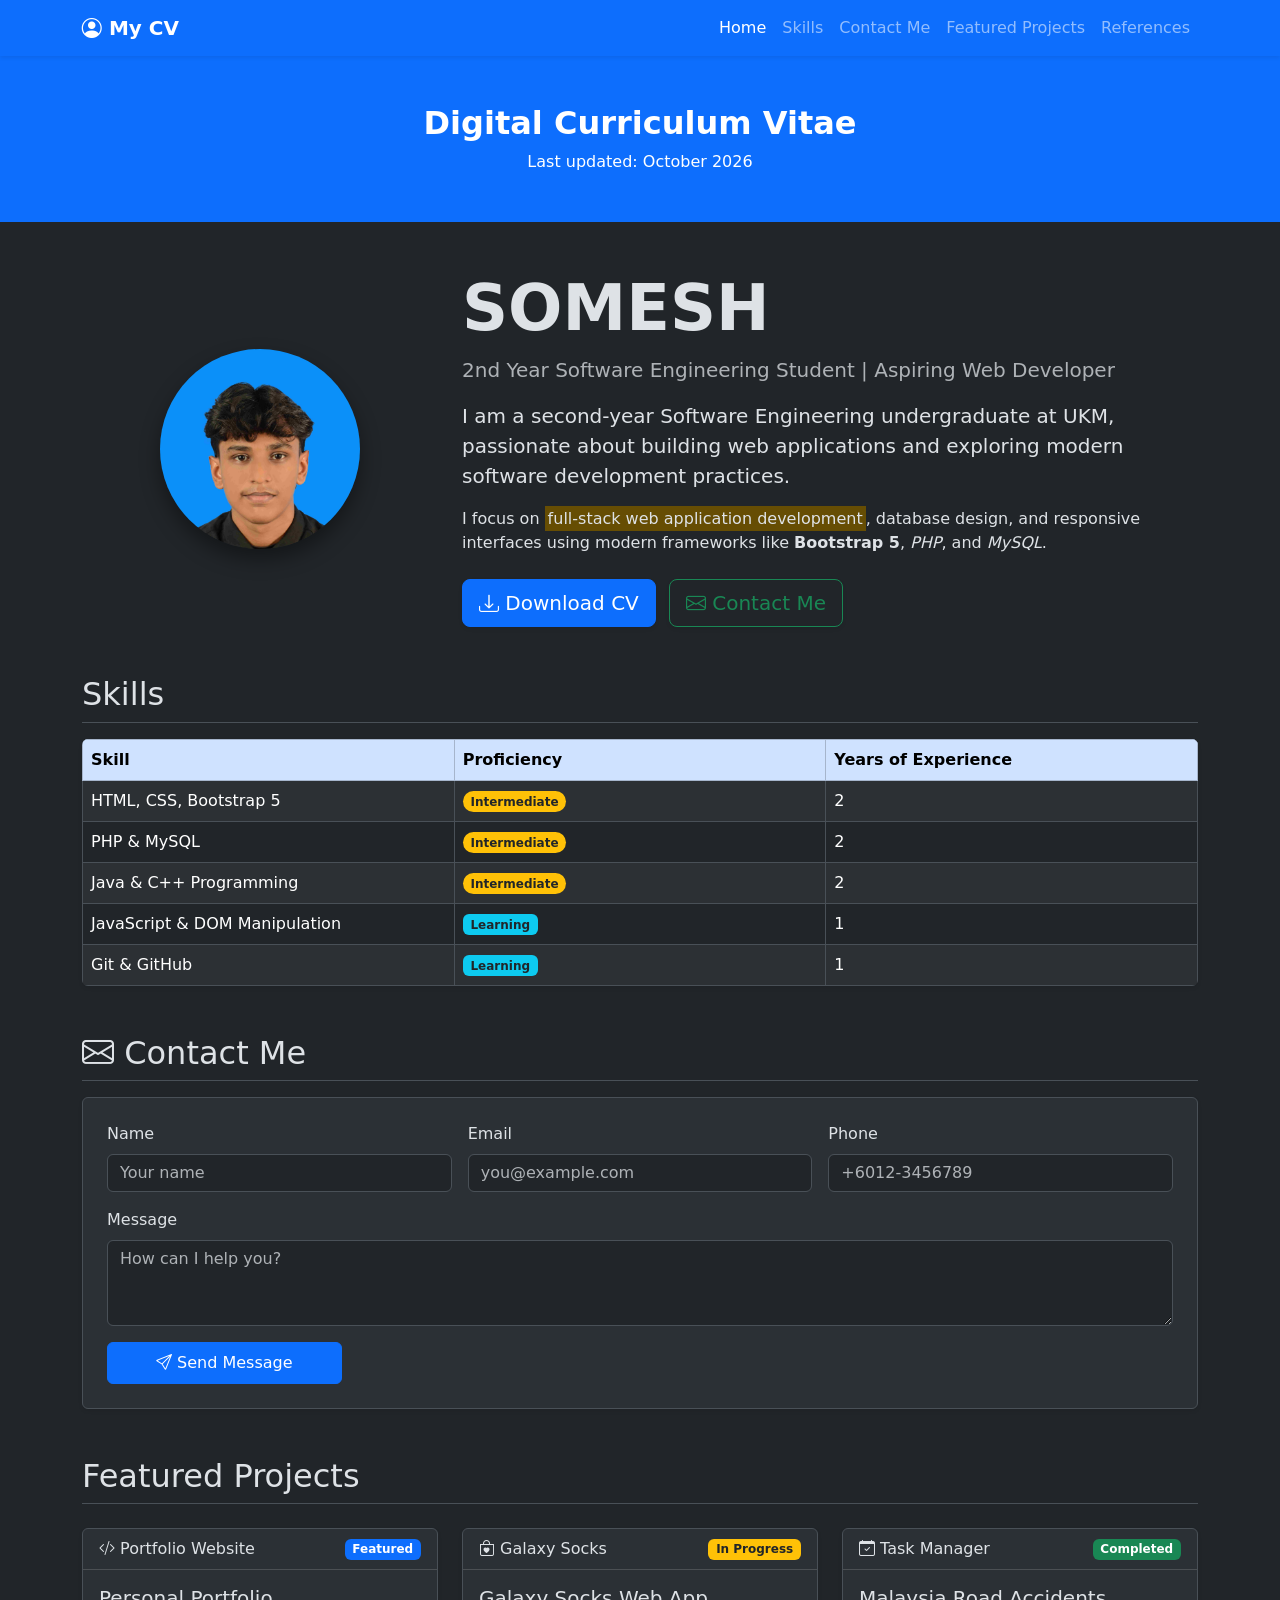
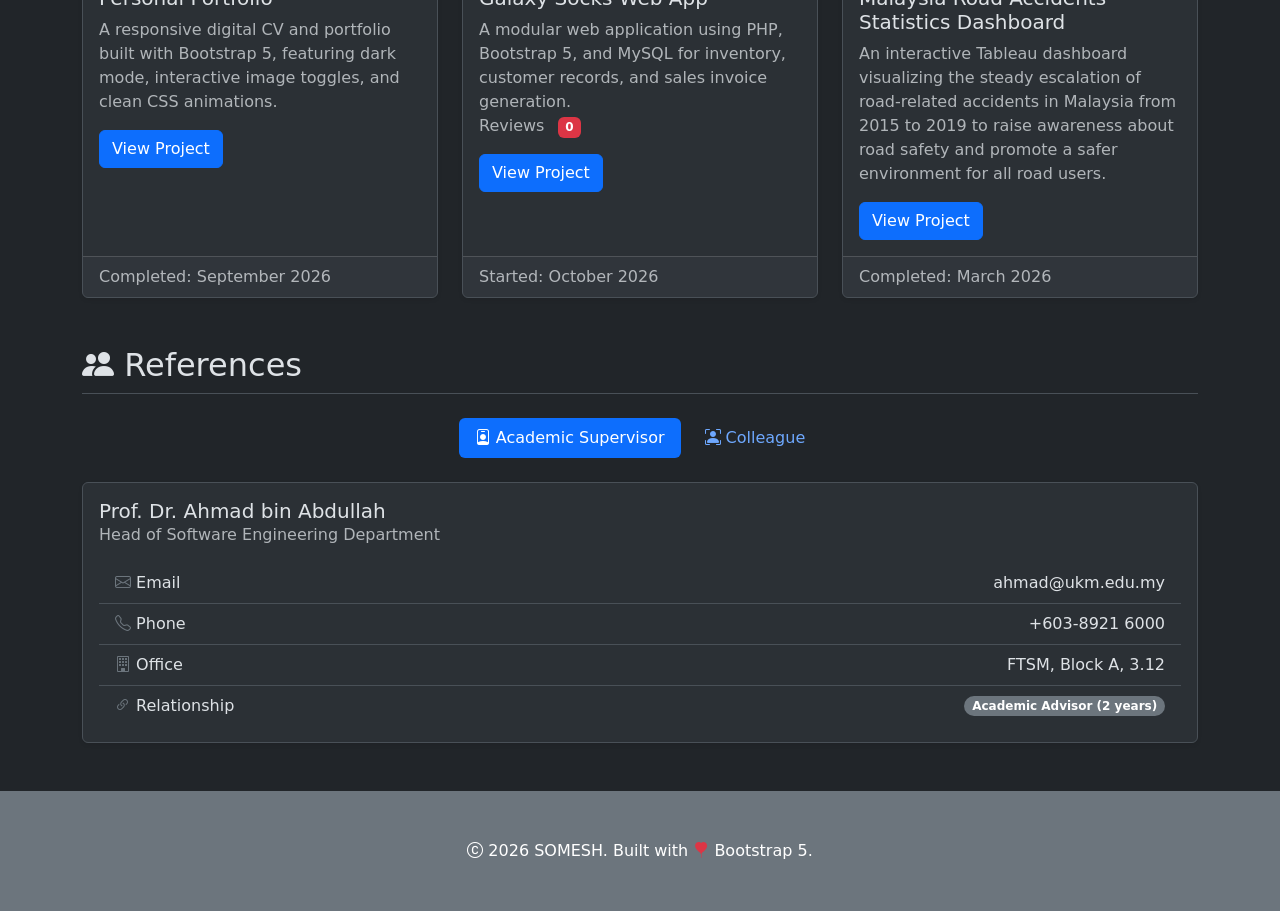
<file: lab-4/cv.html>
<!DOCTYPE html>
<html lang="en" data-bs-theme="dark">
<head>
  <meta charset="UTF-8">
  <meta name="viewport" content="width=device-width, initial-scale=1">
  <title>SOMESH's Digital CV</title>
  
  <!-- Bootstrap 5 CSS -->
  <link href="https://cdn.jsdelivr.net/npm/bootstrap@5.3.3/dist/css/bootstrap.min.css" rel="stylesheet">
  <!-- Bootstrap Icons -->
  <link rel="stylesheet" href="https://cdn.jsdelivr.net/npm/bootstrap-icons@1.13.2/font/bootstrap-icons.css">
  
  <style>
    .hover-card {
      transition: transform 0.3s ease, box-shadow 0.3s ease;
    }
    .hover-card:hover {
      transform: translateY(-5px);
      box-shadow: 0 10px 20px rgba(0,0,0,0.4) !important;
    }
    html {
      scroll-behavior: smooth;
    }

    .profile-img-container {
      position: relative;
      width: 200px;
      height: 200px;
      margin: 0 auto;
      border-radius: 50%;
      overflow: hidden;
      box-shadow: 0 10px 20px rgba(0,0,0,0.4);
    }
    .profile-img-container img {
      position: absolute;
      top: 0;
      left: 0;
      width: 100%;
      height: 100%;
      object-fit: cover;
      object-position: center top;
      transition: opacity 0.5s ease-in-out;
    }
    .img-hover {
      opacity: 0;
    }
    .profile-img-container:hover .img-default {
      opacity: 0;
    }
    .profile-img-container:hover .img-hover {
      opacity: 1;
    }
  </style>
</head>
<body>

  <!-- 1. Navbar -->
  <nav class="navbar navbar-expand-lg navbar-dark bg-primary sticky-top shadow-sm">
    <div class="container">
      <a class="navbar-brand fw-semibold" href="#">
        <i class="bi bi-person-circle"></i> My CV
      </a>
      <button class="navbar-toggler" type="button" data-bs-toggle="collapse" data-bs-target="#navbarNav">
        <span class="navbar-toggler-icon"></span>
      </button>
      <div class="collapse navbar-collapse" id="navbarNav">
        <ul class="navbar-nav ms-auto align-items-center">
          <li class="nav-item"><a class="nav-link active" href="#home">Home</a></li>
          <li class="nav-item"><a class="nav-link" href="#skills">Skills</a></li>
          <li class="nav-item"><a class="nav-link" href="#contact">Contact Me</a></li>
          <li class="nav-item"><a class="nav-link" href="#projects">Featured Projects</a></li>
          <li class="nav-item"><a class="nav-link" href="#references">References</a></li>
        </ul>
      </div>
    </div>
  </nav>

  <!-- 2. Colored Banner -->
  <div id="home" class="bg-primary text-white py-5 mb-5">
    <div class="container text-center">
      <h2 class="mb-0 fw-bold">Digital Curriculum Vitae</h2>
      <p class="mb-0 mt-2">Last updated: <span class="fw-light">October 2026</span></p>
    </div>
  </div>

  <!-- 3. Profile Section -->
  <div class="container mb-5">
    <div class="row align-items-center">
      <div class="col-12 col-md-4 text-center mb-3 mb-md-0">
        <div class="profile-img-container">
          <img src="somesh.jpg" alt="Profile Photo 1" class="img-default">
          <img src="me.jpeg" alt="Profile Photo 2" class="img-hover">
        </div>
      </div>
      <div class="col-12 col-md-8">
        <h1 class="display-3 fw-bold">SOMESH</h1>
        <p class="lead text-muted">2nd Year Software Engineering Student | Aspiring Web Developer</p>
        <p class="lead">
          I am a second-year Software Engineering undergraduate at UKM, passionate about building web applications and exploring modern software development practices.
        </p>
        <p>
          I focus on <mark>full-stack web application development</mark>, database design, and responsive interfaces using modern frameworks like <strong>Bootstrap 5</strong>, <em>PHP</em>, and <em>MySQL</em>.
        </p>
        <div class="mt-4">
         <a href="somesh.cv.pdf" download="SOMESH_CV.pdf" class="btn btn-primary btn-lg me-2 shadow-sm">
            <i class="bi bi-download"></i> Download CV
          </a>
          <a href="#contact" class="btn btn-outline-success btn-lg shadow-sm">
            <i class="bi bi-envelope"></i> Contact Me
          </a>
        </div>
      </div>
    </div>
  </div>

  <!-- 4. Skills Table -->
  <div id="skills" class="container mb-5">
    <h2 class="border-bottom pb-2 mb-3">Skills</h2>
    <div class="table-responsive shadow-sm rounded">
      <table class="table table-striped table-hover align-middle table-bordered mb-0">
        <thead class="table-primary">
          <tr>
            <th class="col-4">Skill</th>
            <th class="col-4">Proficiency</th>
            <th class="col-4">Years of Experience</th>
          </tr>
        </thead>
        <tbody>
          <tr>
            <td>HTML, CSS, Bootstrap 5</td>
            <td><span class="badge rounded-pill bg-warning text-dark">Intermediate</span></td>
            <td>2</td>
          </tr>
          <tr>
            <td>PHP & MySQL</td>
            <td><span class="badge rounded-pill bg-warning text-dark">Intermediate</span></td>
            <td>2</td>
          </tr>
          <tr>
            <td>Java & C++ Programming</td>
            <td><span class="badge rounded-pill bg-warning text-dark">Intermediate</span></td>
            <td>2</td>
          </tr>
          <tr>
            <td>JavaScript & DOM Manipulation</td>
            <td><span class="badge bg-info text-dark">Learning</span></td>
            <td>1</td>
          </tr>
          <tr>
            <td>Git & GitHub</td>
            <td><span class="badge bg-info text-dark">Learning</span></td>
            <td>1</td>
          </tr>
        </tbody>
      </table>
    </div>
  </div>

  <!-- 5. Contact Form -->
  <div id="contact" class="container mb-5">
    <h2 class="border-bottom pb-2 mb-3">
      <i class="bi bi-envelope"></i> Contact Me
    </h2>
    <form id="contactForm" class="p-4 border rounded shadow-sm bg-body-tertiary">
      <div class="row g-3">
        <div class="col-12 col-md-4">
          <label for="inputName" class="form-label">Name</label>
          <input type="text" class="form-control" id="inputName" placeholder="Your name" required>
        </div>
        <div class="col-12 col-md-4">
          <label for="inputEmail" class="form-label">Email</label>
          <input type="email" class="form-control" id="inputEmail" placeholder="you@example.com" required>
        </div>
        <div class="col-12 col-md-4">
          <label for="inputPhone" class="form-label">Phone</label>
          <input type="tel" class="form-control" id="inputPhone" placeholder="+6012-3456789">
        </div>
        <div class="col-12">
          <label for="inputMessage" class="form-label">Message</label>
          <textarea class="form-control" id="inputMessage" rows="3" placeholder="How can I help you?" required></textarea>
        </div>
        <div class="col-12">
          <button type="submit" class="btn btn-primary px-5 py-2">
            <i class="bi bi-send"></i> Send Message
          </button>
        </div>
      </div>
    </form>
  </div>

  <!-- 6. Featured Projects -->
  <div id="projects" class="container mb-5">
    <h2 class="border-bottom pb-2 mb-4">Featured Projects</h2>
    <div class="row g-4">
      
      <!-- Project 1 -->
      <div class="col-12 col-md-6 col-lg-4">
        <div class="card h-100 shadow-sm hover-card border bg-body-tertiary">
          <div class="card-header bg-transparent d-flex justify-content-between align-items-center">
            <span><i class="bi bi-code-slash"></i> Portfolio Website</span>
            <span class="badge bg-primary">Featured</span>
          </div>
          <div class="card-body">
            <h5 class="card-title">Personal Portfolio</h5>
            <p class="card-text text-muted">
              A responsive digital CV and portfolio built with Bootstrap 5, featuring dark mode, interactive image toggles, and clean CSS animations.
            </p>
            <a href="http://lrgs.ftsm.ukm.my/users/a218815" class="btn btn-primary" target="_blank" rel="noopener">View Project</a>
          </div>
          <div class="card-footer text-muted">
            Completed: September 2026
          </div>
        </div>
      </div>

      <!-- Project 2 -->
      <div class="col-12 col-md-6 col-lg-4">
        <div class="card h-100 shadow-sm hover-card border bg-body-tertiary">
          <div class="card-header bg-transparent d-flex justify-content-between align-items-center">
            <span><i class="bi bi-bag-heart"></i> Galaxy Socks</span>
            <span class="badge bg-warning text-dark">In Progress</span>
          </div>
          <div class="card-body">
            <h5 class="card-title">Galaxy Socks Web App</h5>
            <p class="card-text text-muted">
              A modular web application using PHP, Bootstrap 5, and MySQL for inventory, customer records, and sales invoice generation.
              <br>Reviews <span class="badge bg-danger ms-2">0</span>
            </p>
            <a href="http://lrgs.ftsm.ukm.my/users/a218815/pt1/home.php" class="btn btn-primary" target="_blank" rel="noopener">View Project</a>
          </div>
          <div class="card-footer text-muted">
            Started: October 2026
          </div>
        </div>
      </div>

      <!-- Project 3 -->
      <div class="col-12 col-md-6 col-lg-4">
        <div class="card h-100 shadow-sm hover-card border bg-body-tertiary">
          <div class="card-header bg-transparent d-flex justify-content-between align-items-center">
            <span><i class="bi bi-calendar-check"></i> Task Manager</span>
            <span class="badge bg-success">Completed</span>
          </div>
          <div class="card-body">
            <h5 class="card-title">Malaysia Road Accidents Statistics Dashboard</h5>
            <p class="card-text text-muted">
              An interactive Tableau dashboard visualizing the steady escalation of road-related accidents in Malaysia from 2015 to 2019 to raise awareness about road safety and promote a safer environment for all road users.
            </p>
            <a href="https://public.tableau.com/app/profile/somesh.murugesen/viz/MALAYSIAROADACCIDENTSSTATISTIC2015-2019/Dashboard2" class="btn btn-primary" target="_blank" rel="noopener">View Project</a>
          </div>
          <div class="card-footer text-muted">
            Completed: March 2026
          </div>
        </div>
      </div>
      
    </div>
  </div>

  <!-- 7. References Section -->
  <div id="references" class="container mb-5">
    <h2 class="border-bottom pb-2 mb-4">
      <i class="bi bi-people-fill"></i> References
    </h2>
    
    <!-- Nav Pills -->
    <ul class="nav nav-pills justify-content-center mb-4" id="referenceTabs" role="tablist">
      <li class="nav-item" role="presentation">
        <button class="nav-link active" id="supervisor-tab" data-bs-toggle="pill" data-bs-target="#supervisor" type="button" role="tab" aria-controls="supervisor" aria-selected="true">
          <i class="bi bi-person-badge"></i> Academic Supervisor
        </button>
      </li>
      <li class="nav-item" role="presentation">
        <button class="nav-link ms-2" id="colleague-tab" data-bs-toggle="pill" data-bs-target="#colleague" type="button" role="tab" aria-controls="colleague" aria-selected="false">
          <i class="bi bi-person-bounding-box"></i> Colleague
        </button>
      </li>
    </ul>

    <!-- Tab Content -->
    <div class="tab-content" id="referenceTabsContent">
      <!-- Supervisor Tab -->
      <div class="tab-pane fade show active" id="supervisor" role="tabpanel" aria-labelledby="supervisor-tab">
        <div class="card shadow-sm border bg-body-tertiary">
          <div class="card-body">
            <h5 class="card-title mb-0">Prof. Dr. Ahmad bin Abdullah</h5>
            <p class="text-muted mb-3">Head of Software Engineering Department</p>
            <ul class="list-group list-group-flush">
              <li class="list-group-item bg-transparent d-flex justify-content-between align-items-center">
                <span><i class="bi bi-envelope text-secondary"></i> Email</span> ahmad@ukm.edu.my
              </li>
              <li class="list-group-item bg-transparent d-flex justify-content-between align-items-center">
                <span><i class="bi bi-telephone text-secondary"></i> Phone</span> +603-8921 6000
              </li>
              <li class="list-group-item bg-transparent d-flex justify-content-between align-items-center">
                <span><i class="bi bi-building text-secondary"></i> Office</span> FTSM, Block A, 3.12
              </li>
              <li class="list-group-item bg-transparent d-flex justify-content-between align-items-center">
                <span><i class="bi bi-link-45deg text-secondary"></i> Relationship</span> 
                <span class="badge rounded-pill bg-secondary">Academic Advisor (2 years)</span>
              </li>
            </ul>
          </div>
        </div>
      </div>

      <!-- Colleague Tab -->
      <div class="tab-pane fade" id="colleague" role="tabpanel" aria-labelledby="colleague-tab">
        <div class="card shadow-sm border bg-body-tertiary">
          <div class="card-body">
            <h5 class="card-title mb-0">Kuhaan Raaj</h5>
            <p class="text-muted mb-3">Software Engineer, Year 2</p>
            <ul class="list-group list-group-flush">
              <li class="list-group-item bg-transparent d-flex justify-content-between align-items-center">
                <span><i class="bi bi-envelope text-secondary"></i> Email</span> kuhaan@ukm.edu.my
              </li>
              <li class="list-group-item bg-transparent d-flex justify-content-between align-items-center">
                <span><i class="bi bi-telephone text-secondary"></i> Phone</span> +603-8921 6015
              </li>
              <li class="list-group-item bg-transparent d-flex justify-content-between align-items-center">
                <span><i class="bi bi-building text-secondary"></i> Office</span> FTSM, Block B, 2.08
              </li>
              <li class="list-group-item bg-transparent d-flex justify-content-between align-items-center">
                <span><i class="bi bi-link-45deg text-secondary"></i> Relationship</span> 
                <span class="badge rounded-pill bg-primary">Course Mate</span>
              </li>
            </ul>
          </div>
        </div>
      </div>
    </div>
  </div>

  <!-- 8. Footer -->
  <div class="bg-secondary text-white text-center py-5 mt-5">
    <div class="container">
      <p class="mb-0">
        <i class="bi bi-c-circle"></i> 2026 SOMESH.
        Built with <i class="bi bi-balloon-heart-fill text-danger"></i> Bootstrap 5.
      </p>
    </div>
  </div>

  <!-- Bootstrap 5 JS Bundle (includes Popper) -->
  <script src="https://cdn.jsdelivr.net/npm/bootstrap@5.3.3/dist/js/bootstrap.bundle.min.js"></script>

  <!-- Contact Form Handler -->
  <script>
    document.getElementById('contactForm').addEventListener('submit', function(e) {
      e.preventDefault();
      const name = document.getElementById('inputName').value;
      const email = document.getElementById('inputEmail').value;
      const phone = document.getElementById('inputPhone').value;
      const message = document.getElementById('inputMessage').value;
      
      const subject = encodeURIComponent(`Digital CV Contact from ${name}`);
      const body = encodeURIComponent(`Name: ${name}\nEmail: ${email}\nPhone: ${phone}\n\nMessage:\n${message}`);
      
      window.location.href = `mailto:a218815@siswa.ukm.edu.my?subject=${subject}&body=${body}`;
    });
  </script>

</body>
</html>
</file>
